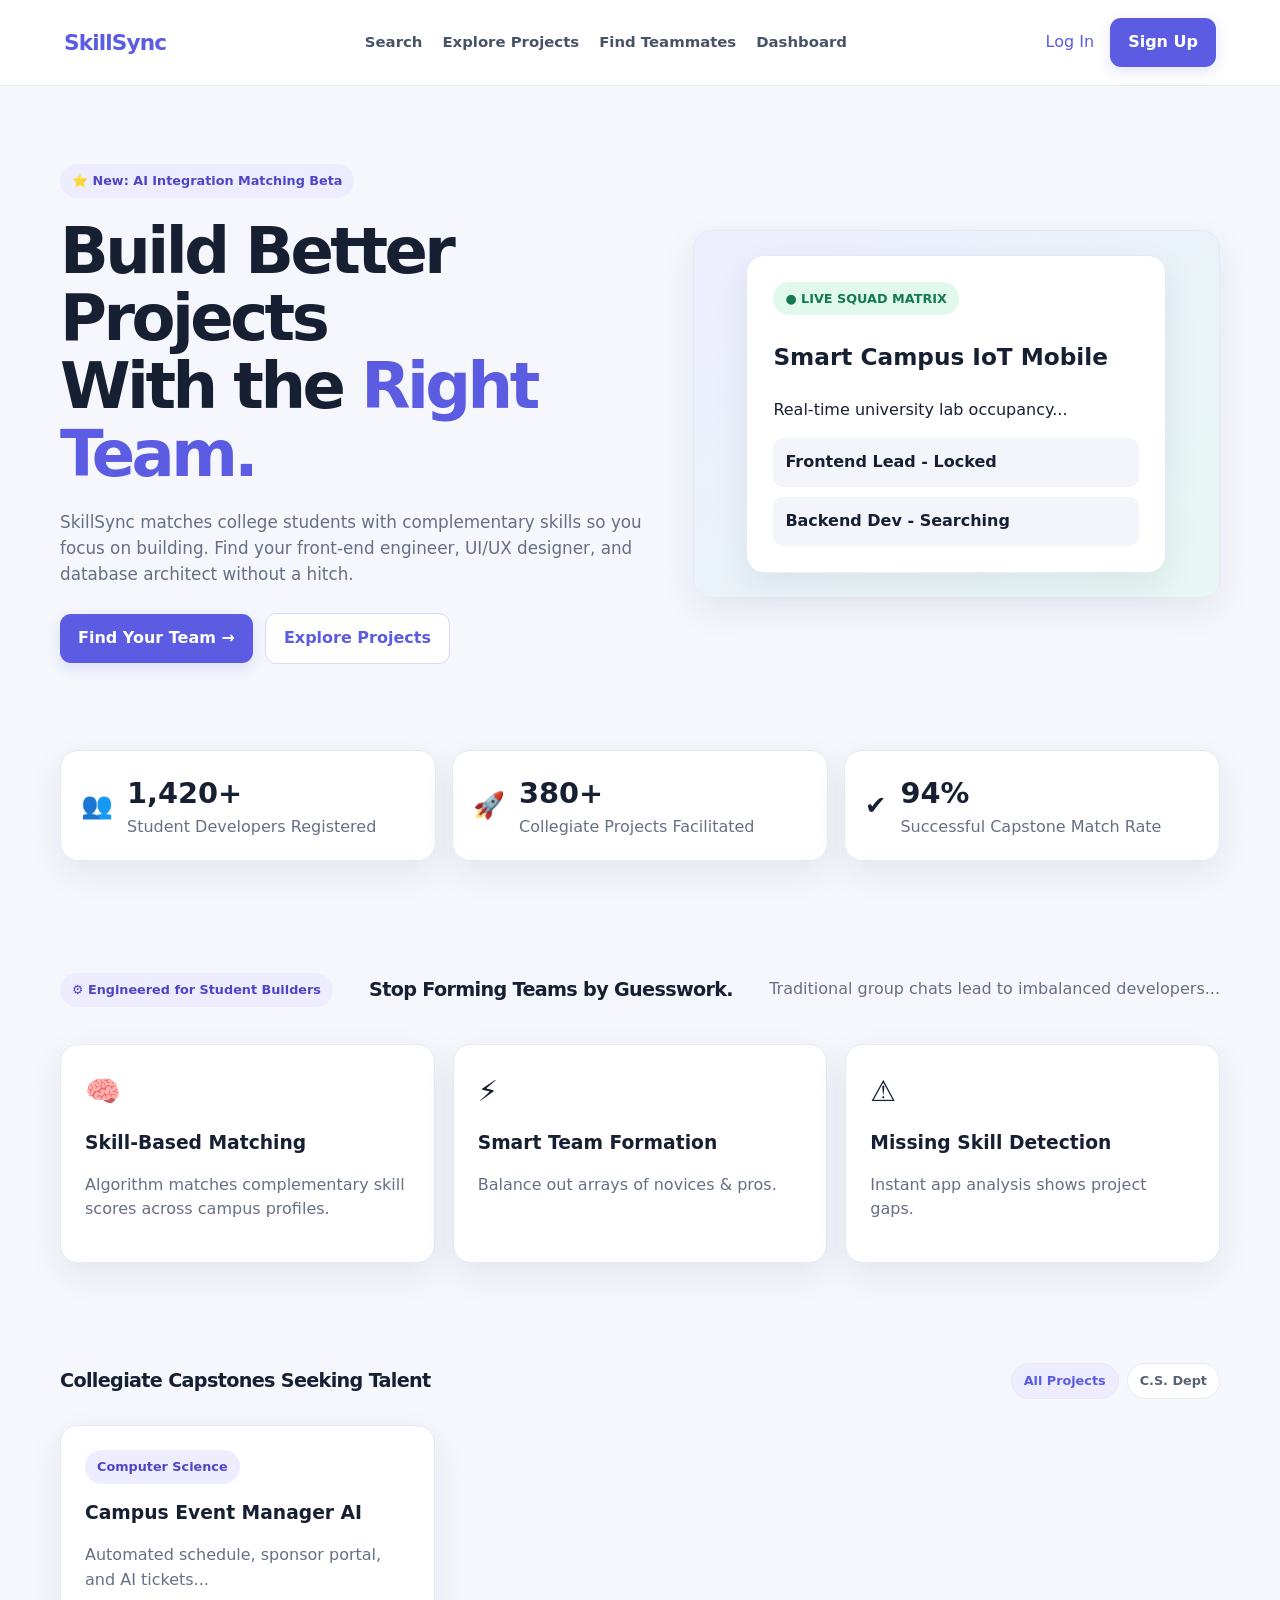
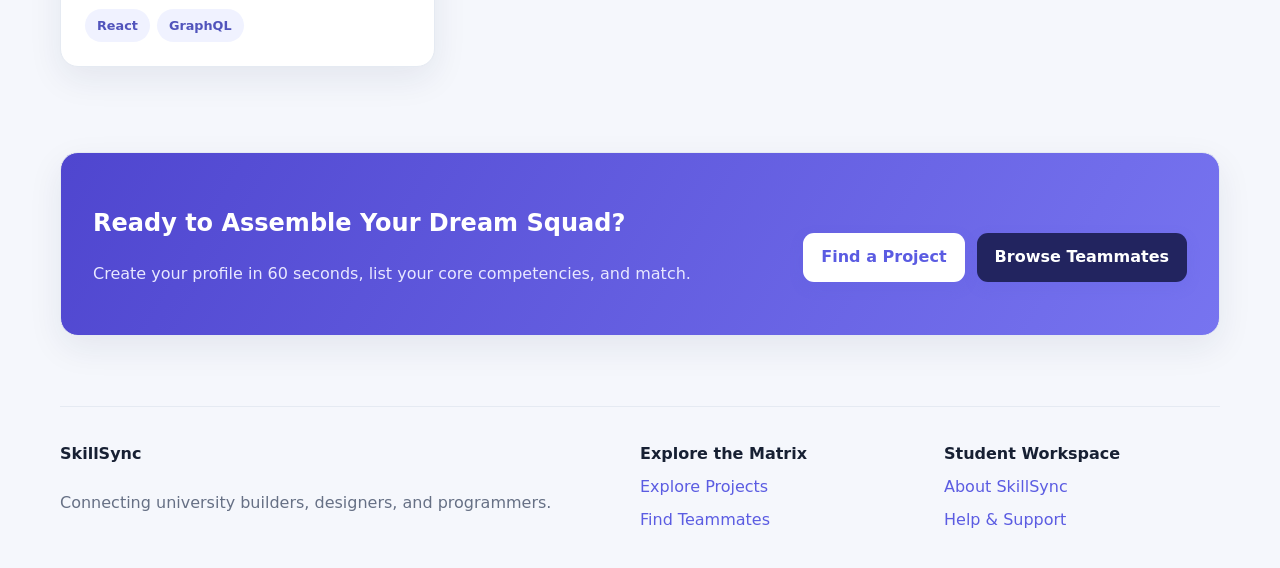
<file: index.html>
<!DOCTYPE html>
<html lang="en">
<head>
    <meta charset="UTF-8">
    <meta name="viewport" content="width=device-width, initial-scale=1.0">
    <title>SkillSync | Find Your Project Team</title>
    <link rel="stylesheet" href="style.css">
</head>
<body>

    <!-- NAVIGATION BAR -->
    <header class="navbar">
        <div class="logo"><strong>SkillSync</strong></div>
        <nav class="nav-links">
            <a href="explore-projects.html">Search</a>
            <a href="explore-projects.html">Explore Projects</a>
            <a href="find-teammates.html">Find Teammates</a>
            <a href="team-dashboard.html">Dashboard</a>
        </nav>
        <div class="nav-actions">
            <a href="login.html">Log In</a>
            <button class="btn btn-primary">Sign Up</button>
        </div>
    </header>

    <main>
        <!-- HERO SECTION -->
        <section class="hero-section container">
            <div class="hero-left">
                <div class="badge purple-badge">⭐ New: AI Integration Matching Beta</div>
                <h1>Build Better Projects<br>With the <span>Right Team.</span></h1>
                <p>SkillSync matches college students with complementary skills so you focus on building. Find your front-end engineer, UI/UX designer, and database architect without a hitch.</p>
                <div class="hero-buttons">
                    <button class="btn btn-primary">Find Your Team →</button>
                    <button class="btn btn-outline">Explore Projects</button>
                </div>
            </div>
            
            <div class="hero-right">
                <!-- This represents the "Live Squad Matrix" card in the hero image -->
                <div class="mockup-card">
                    <div class="badge green-badge">● LIVE SQUAD MATRIX</div>
                    <h3>Smart Campus IoT Mobile</h3>
                    <p>Real-time university lab occupancy...</p>
                    <div class="mockup-profiles">
                        <div class="profile-pill">Frontend Lead - Locked</div>
                        <div class="profile-pill">Backend Dev - Searching</div>
                    </div>
                </div>
            </div>
        </section>

        <!-- STATS SECTION -->
        <section class="stats-section container">
            <div class="stat-card">
                <div class="stat-icon purple-icon">👥</div>
                <div class="stat-text">
                    <h2>1,420+</h2>
                    <p>Student Developers Registered</p>
                </div>
            </div>
            <!-- Duplicate .stat-card here for the other two stats -->
            <div class="stat-card">
                <div class="stat-icon blue-icon">🚀</div>
                <div class="stat-text">
                    <h2>380+</h2>
                    <p>Collegiate Projects Facilitated</p>
                </div>
            </div>
            <div class="stat-card">
                <div class="stat-icon green-icon">✔️</div>
                <div class="stat-text">
                    <h2>94%</h2>
                    <p>Successful Capstone Match Rate</p>
                </div>
            </div>
        </section>

        <!-- FEATURES SECTION -->
        <section class="features-section container">
            <div class="section-header">
                <div class="badge purple-badge">⚙️ Engineered for Student Builders</div>
                <h2>Stop Forming Teams by Guesswork.</h2>
                <p>Traditional group chats lead to imbalanced developers...</p>
            </div>
            
            <div class="grid-3">
                <div class="feature-card">
                    <div class="icon-box">🧠</div>
                    <h3>Skill-Based Matching</h3>
                    <p>Algorithm matches complementary skill scores across campus profiles.</p>
                </div>
                 <div class="feature-card">
                    <div class="icon-box">⚡</div>
                    <h3>Smart Team Formation</h3>
                    <p>Balance out arrays of novices & pros.</p>
                </div>
                 <div class="feature-card">
                    <div class="icon-box">⚠️</div>
                    <h3>Missing Skill Detection</h3>
                    <p>Instant app analysis shows project gaps.</p>
                </div>
            </div>
        </section>

        <section class="projects-section container">
            <div class="section-header center">
                <h2>Collegiate Capstones Seeking Talent</h2>
                <div class="filter-pills">
                    <span class="pill active">All Projects</span>
                    <span class="pill">C.S. Dept</span>
                </div>
            </div>

            <div class="grid-3">
                <div class="project-card">
                    <span class="dept-tag">Computer Science</span>
                    <h3>Campus Event Manager AI</h3>
                    <p>Automated schedule, sponsor portal, and AI tickets...</p>
                    <div class="skills-needed">
                        <span class="skill">React</span>
                        <span class="skill">GraphQL</span>
                    </div>
                </div>
            </div>
        </section>

        <section class="cta-section container">
            <div class="cta-banner">
                <div class="cta-text">
                    <h2>Ready to Assemble Your Dream Squad?</h2>
                    <p>Create your profile in 60 seconds, list your core competencies, and match.</p>
                </div>
                <div class="cta-buttons">
                    <button class="btn btn-white">Find a Project</button>
                    <button class="btn btn-primary-dark">Browse Teammates</button>
                </div>
            </div>
        </section>
    </main>

    <footer class="footer container">
        <div class="footer-col">
            <strong>SkillSync</strong>
            <p>Connecting university builders, designers, and programmers.</p>
        </div>
        <div class="footer-col">
            <strong>Explore the Matrix</strong>
            <a href="explore-projects.html">Explore Projects</a>
            <a href="find-teammates.html">Find Teammates</a>
        </div>
        <div class="footer-col">
            <strong>Student Workspace</strong>
            <a href="how-it-works.html">About SkillSync</a>
            <a href="how-it-works.html">Help & Support</a>
        </div>
    </footer>

    <script src="app.js"></script>
</body>
</html>
</file>
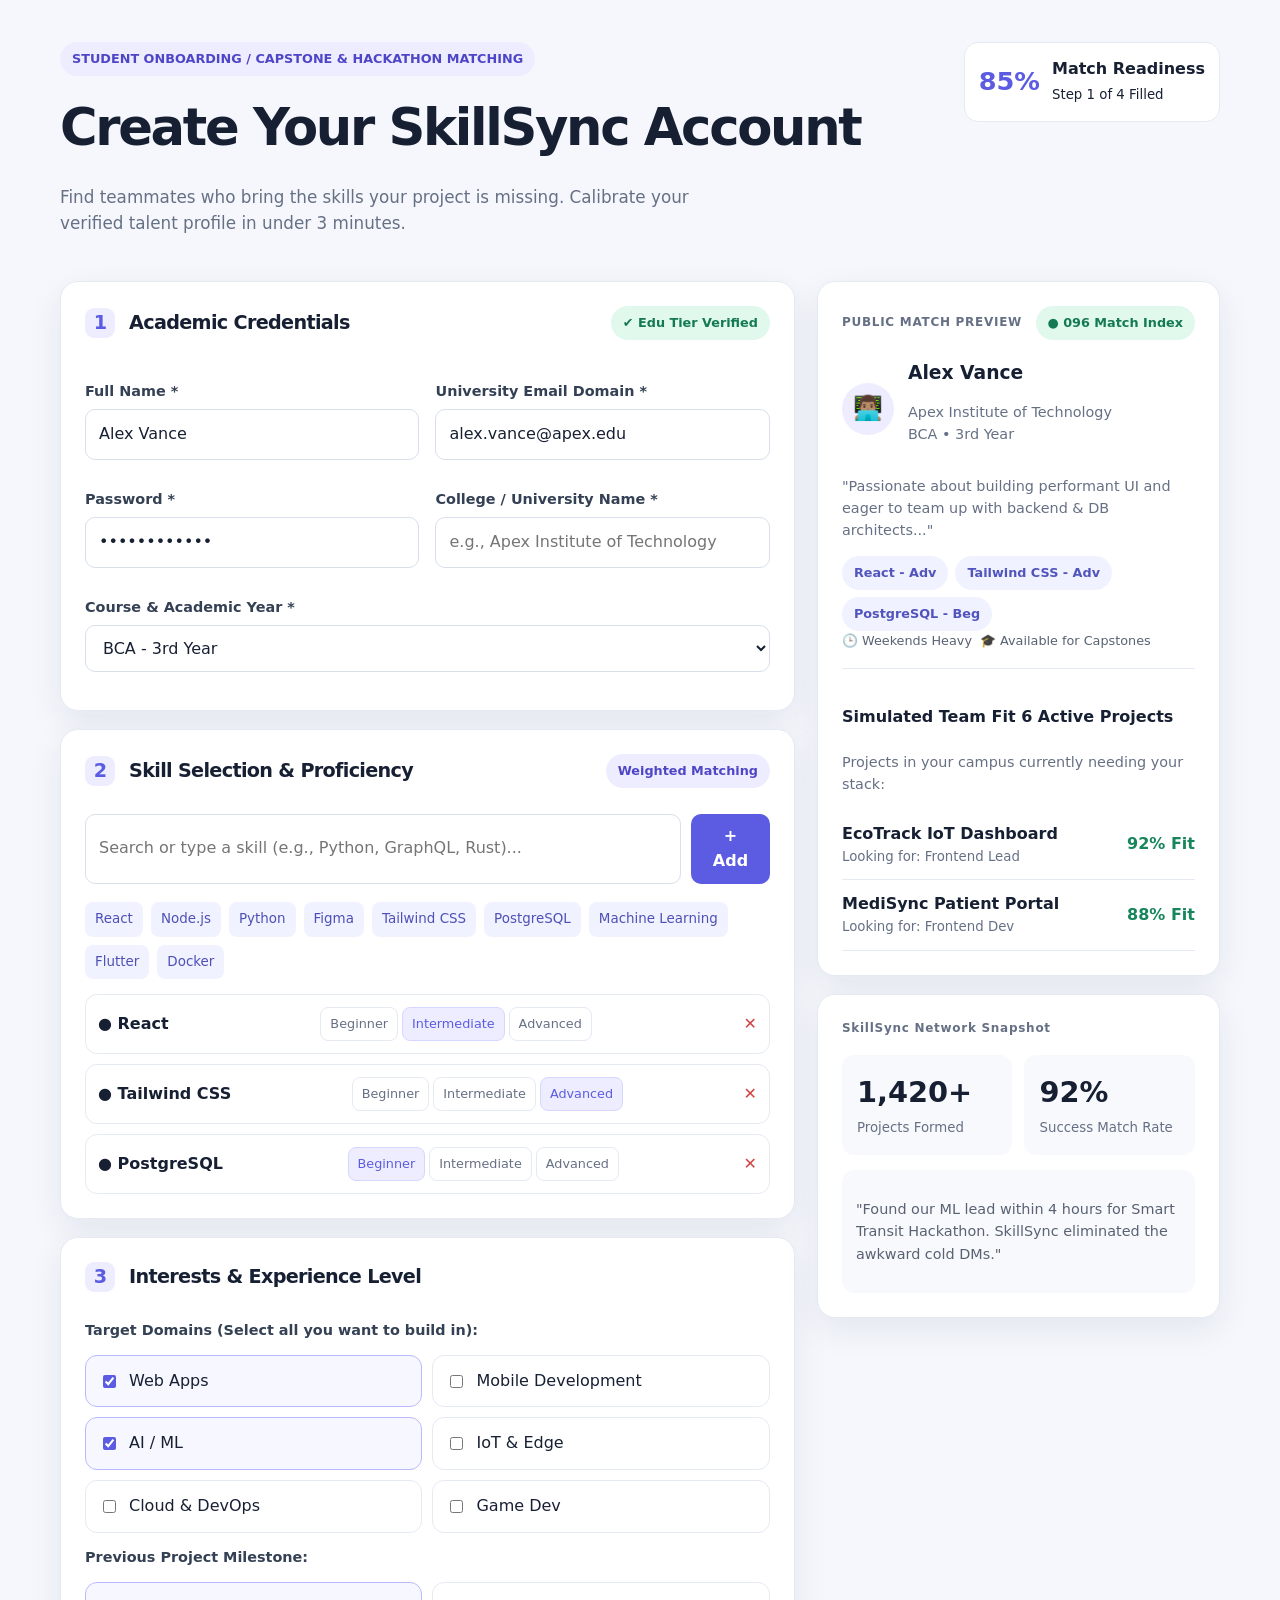
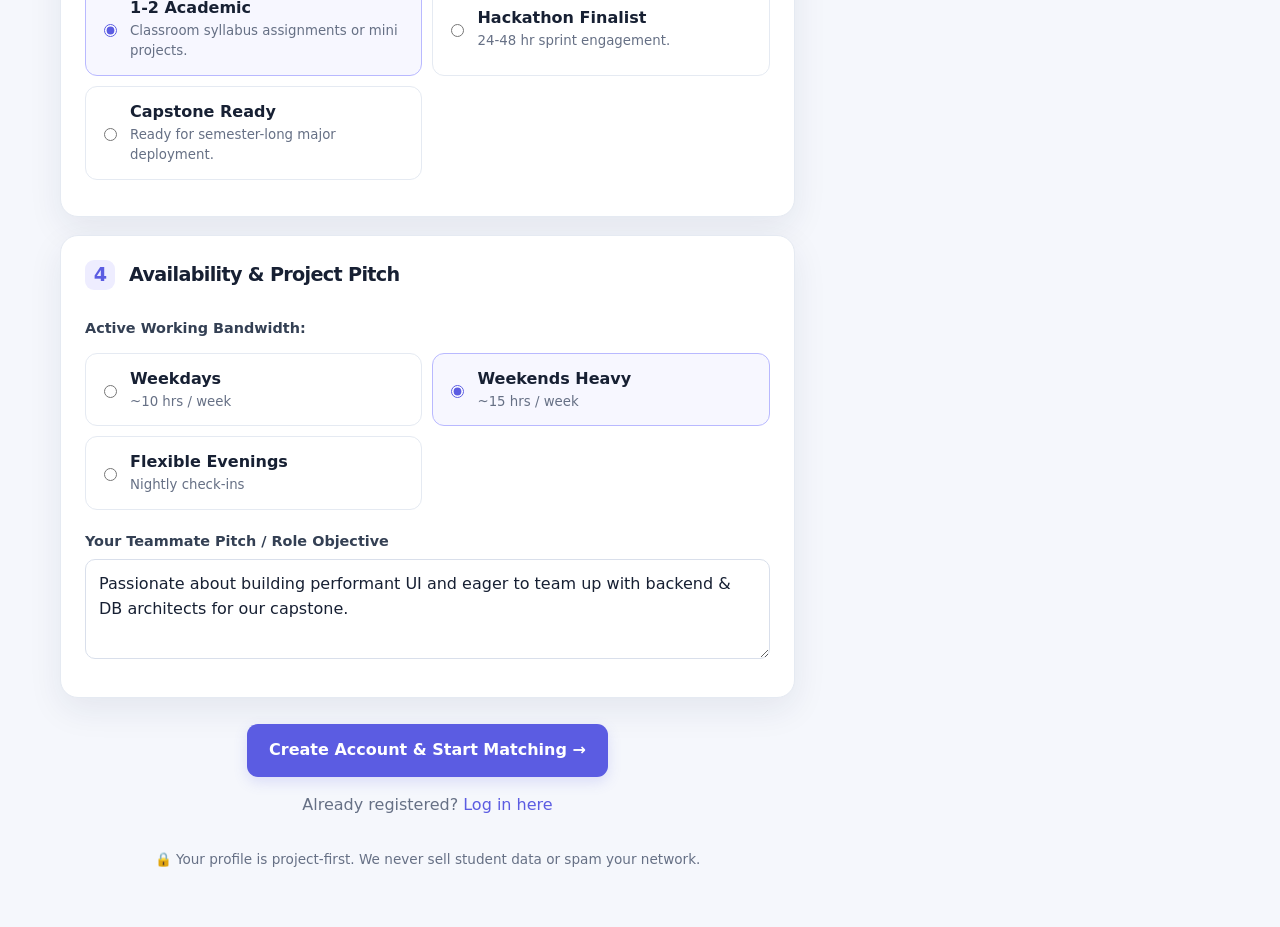
<file: account.html>
<!DOCTYPE html>
<html lang="en">
<head>
    <meta charset="UTF-8">
    <meta name="viewport" content="width=device-width, initial-scale=1.0">
    <title>SkillSync | Create Account</title>
    <link rel="stylesheet" href="style.css">
</head>
<body>

    <div class="page-wrapper">
        
        <!-- PAGE HEADER -->
        <header class="page-header">
            <div class="header-left">
                <span class="pill-badge purple-pill">STUDENT ONBOARDING / CAPSTONE & HACKATHON MATCHING</span>
                <h1>Create Your SkillSync Account</h1>
                <p class="subtitle">Find teammates who bring the skills your project is missing. Calibrate your verified talent profile in under 3 minutes.</p>
            </div>
            <div class="header-right">
                <div class="progress-badge">
                    <span class="progress-percent">85%</span>
                    <div>
                        <strong>Match Readiness</strong><br>
                        <small>Step 1 of 4 Filled</small>
                    </div>
                </div>
            </div>
        </header>

        <!-- MAIN LAYOUT -->
        <div class="layout-grid">

            <!-- LEFT FORM COLUMN -->
            <main class="form-column">

                <!-- SECTION 1 -->
                <section class="section-card">
                    <div class="section-header">
                        <h2><span class="step-number">1</span> Academic Credentials</h2>
                        <span class="pill-badge green-pill">✔ Edu Tier Verified</span>
                    </div>
                    
                    <div class="field-row">
                        <div class="field-group">
                            <label>Full Name *</label>
                            <input type="text" value="Alex Vance">
                        </div>
                        <div class="field-group">
                            <label>University Email Domain *</label>
                            <input type="email" value="alex.vance@apex.edu">
                        </div>
                    </div>

                    <div class="field-row">
                        <div class="field-group">
                            <label>Password *</label>
                            <input type="password" value="••••••••••••">
                        </div>
                        <div class="field-group">
                            <label>College / University Name *</label>
                            <input type="text" placeholder="e.g., Apex Institute of Technology">
                        </div>
                    </div>

                    <div class="field-group">
                        <label>Course & Academic Year *</label>
                        <select>
                            <option>Select Option: Standing...</option>
                            <option selected>BCA - 3rd Year</option>
                            <option>B.Tech CSE - 2nd Year</option>
                        </select>
                    </div>
                </section>

                <!-- SECTION 2 -->
                <section class="section-card">
                    <div class="section-header">
                        <h2><span class="step-number">2</span> Skill Selection & Proficiency</h2>
                        <span class="pill-badge purple-pill">Weighted Matching</span>
                    </div>

                    <div class="search-box">
                        <input type="text" placeholder="Search or type a skill (e.g., Python, GraphQL, Rust)...">
                        <button class="btn-add">+ Add</button>
                    </div>

                    <div class="tag-list">
                        <span class="tag">React</span>
                        <span class="tag">Node.js</span>
                        <span class="tag">Python</span>
                        <span class="tag">Figma</span>
                        <span class="tag">Tailwind CSS</span>
                        <span class="tag">PostgreSQL</span>
                        <span class="tag">Machine Learning</span>
                        <span class="tag">Flutter</span>
                        <span class="tag">Docker</span>
                    </div>

                    <div class="skill-level-rows">
                        <!-- Skill Item 1 -->
                        <div class="skill-row">
                            <span class="skill-name">● React</span>
                            <div class="level-selector">
                                <button>Beginner</button>
                                <button class="active">Intermediate</button>
                                <button>Advanced</button>
                            </div>
                            <span class="remove-btn">✕</span>
                        </div>
                        <!-- Skill Item 2 -->
                        <div class="skill-row">
                            <span class="skill-name">● Tailwind CSS</span>
                            <div class="level-selector">
                                <button>Beginner</button>
                                <button>Intermediate</button>
                                <button class="active">Advanced</button>
                            </div>
                            <span class="remove-btn">✕</span>
                        </div>
                        <!-- Skill Item 3 -->
                        <div class="skill-row">
                            <span class="skill-name">● PostgreSQL</span>
                            <div class="level-selector">
                                <button class="active">Beginner</button>
                                <button>Intermediate</button>
                                <button>Advanced</button>
                            </div>
                            <span class="remove-btn">✕</span>
                        </div>
                    </div>
                </section>

                <!-- SECTION 3 -->
                <section class="section-card">
                    <div class="section-header">
                        <h2><span class="step-number">3</span> Interests & Experience Level</h2>
                    </div>

                    <label class="section-label">Target Domains (Select all you want to build in):</label>
                    <div class="checkbox-grid">
                        <label class="checkbox-card checked">
                            <input type="checkbox" checked> Web Apps
                        </label>
                        <label class="checkbox-card">
                            <input type="checkbox"> Mobile Development
                        </label>
                        <label class="checkbox-card checked">
                            <input type="checkbox" checked> AI / ML
                        </label>
                        <label class="checkbox-card">
                            <input type="checkbox"> IoT & Edge
                        </label>
                        <label class="checkbox-card">
                            <input type="checkbox"> Cloud & DevOps
                        </label>
                        <label class="checkbox-card">
                            <input type="checkbox"> Game Dev
                        </label>
                    </div>

                    <label class="section-label" style="margin-top: 20px;">Previous Project Milestone:</label>
                    <div class="radio-grid">
                        <label class="radio-card checked">
                            <input type="radio" name="milestone" checked>
                            <div>
                                <strong>1-2 Academic</strong>
                                <small>Classroom syllabus assignments or mini projects.</small>
                            </div>
                        </label>
                        <label class="radio-card">
                            <input type="radio" name="milestone">
                            <div>
                                <strong>Hackathon Finalist</strong>
                                <small>24-48 hr sprint engagement.</small>
                            </div>
                        </label>
                        <label class="radio-card">
                            <input type="radio" name="milestone">
                            <div>
                                <strong>Capstone Ready</strong>
                                <small>Ready for semester-long major deployment.</small>
                            </div>
                        </label>
                    </div>
                </section>

                <!-- SECTION 4 -->
                <section class="section-card">
                    <div class="section-header">
                        <h2><span class="step-number">4</span> Availability & Project Pitch</h2>
                    </div>

                    <label class="section-label">Active Working Bandwidth:</label>
                    <div class="radio-grid">
                        <label class="radio-card">
                            <input type="radio" name="bandwidth">
                            <div>
                                <strong>Weekdays</strong>
                                <small>~10 hrs / week</small>
                            </div>
                        </label>
                        <label class="radio-card checked">
                            <input type="radio" name="bandwidth" checked>
                            <div>
                                <strong>Weekends Heavy</strong>
                                <small>~15 hrs / week</small>
                            </div>
                        </label>
                        <label class="radio-card">
                            <input type="radio" name="bandwidth">
                            <div>
                                <strong>Flexible Evenings</strong>
                                <small>Nightly check-ins</small>
                            </div>
                        </label>
                    </div>

                    <div class="field-group" style="margin-top: 20px;">
                        <label>Your Teammate Pitch / Role Objective</label>
                        <textarea rows="3">Passionate about building performant UI and eager to team up with backend & DB architects for our capstone.</textarea>
                    </div>
                </section>

                <!-- CTA BOTTOM BUTTON -->
                <div class="form-actions">
                    <button class="btn-submit">Create Account & Start Matching &rarr;</button>
                    <p>Already registered? <a href="login.html">Log in here</a></p>
                </div>

                <div class="footer-disclaimer">
                    🔒 Your profile is project-first. We never sell student data or spam your network.
                </div>

            </main>


            <!-- RIGHT SIDEBAR COLUMN -->
            <aside class="sidebar-column">

                <!-- MATCH PREVIEW CARD -->
                <div class="sidebar-card">
                    <div class="card-header">
                        <span class="small-title">PUBLIC MATCH PREVIEW</span>
                        <span class="pill-badge green-pill">● 096 Match Index</span>
                    </div>

                    <div class="user-profile-preview">
                        <div class="avatar">👨🏽‍💻</div>
                        <div>
                            <h3>Alex Vance</h3>
                            <p class="meta">Apex Institute of Technology<br>BCA • 3rd Year</p>
                        </div>
                    </div>

                    <p class="bio-text">"Passionate about building performant UI and eager to team up with backend & DB architects..."</p>

                    <div class="compact-skills">
                        <span class="pill-tag">React - Adv</span>
                        <span class="pill-tag">Tailwind CSS - Adv</span>
                        <span class="pill-tag">PostgreSQL - Beg</span>
                    </div>

                    <div class="info-badges">
                        <span>🕒 Weekends Heavy</span>
                        <span>🎓 Available for Capstones</span>
                    </div>

                    <div class="simulated-fit">
                        <h4>Simulated Team Fit <span>6 Active Projects</span></h4>
                        <p class="fit-sub">Projects in your campus currently needing your stack:</p>
                        
                        <div class="fit-item">
                            <div>
                                <strong>EcoTrack IoT Dashboard</strong>
                                <small>Looking for: Frontend Lead</small>
                            </div>
                            <span class="fit-score">92% Fit</span>
                        </div>

                        <div class="fit-item">
                            <div>
                                <strong>MediSync Patient Portal</strong>
                                <small>Looking for: Frontend Dev</small>
                            </div>
                            <span class="fit-score">88% Fit</span>
                        </div>
                    </div>
                </div>

                <!-- NETWORK SNAPSHOT CARD -->
                <div class="sidebar-card">
                    <div class="card-header">
                        <span class="small-title">SkillSync Network Snapshot</span>
                    </div>

                    <div class="stats-row">
                        <div class="stat-box">
                            <h2>1,420+</h2>
                            <small>Projects Formed</small>
                        </div>
                        <div class="stat-box">
                            <h2>92%</h2>
                            <small>Success Match Rate</small>
                        </div>
                    </div>

                    <div class="testimonial-box">
                        <p>"Found our ML lead within 4 hours for Smart Transit Hackathon. SkillSync eliminated the awkward cold DMs."</p>
                    </div>
                </div>

            </aside>

        </div>
    </div>

    <script src="app.js"></script>
</body>
</html>
</file>
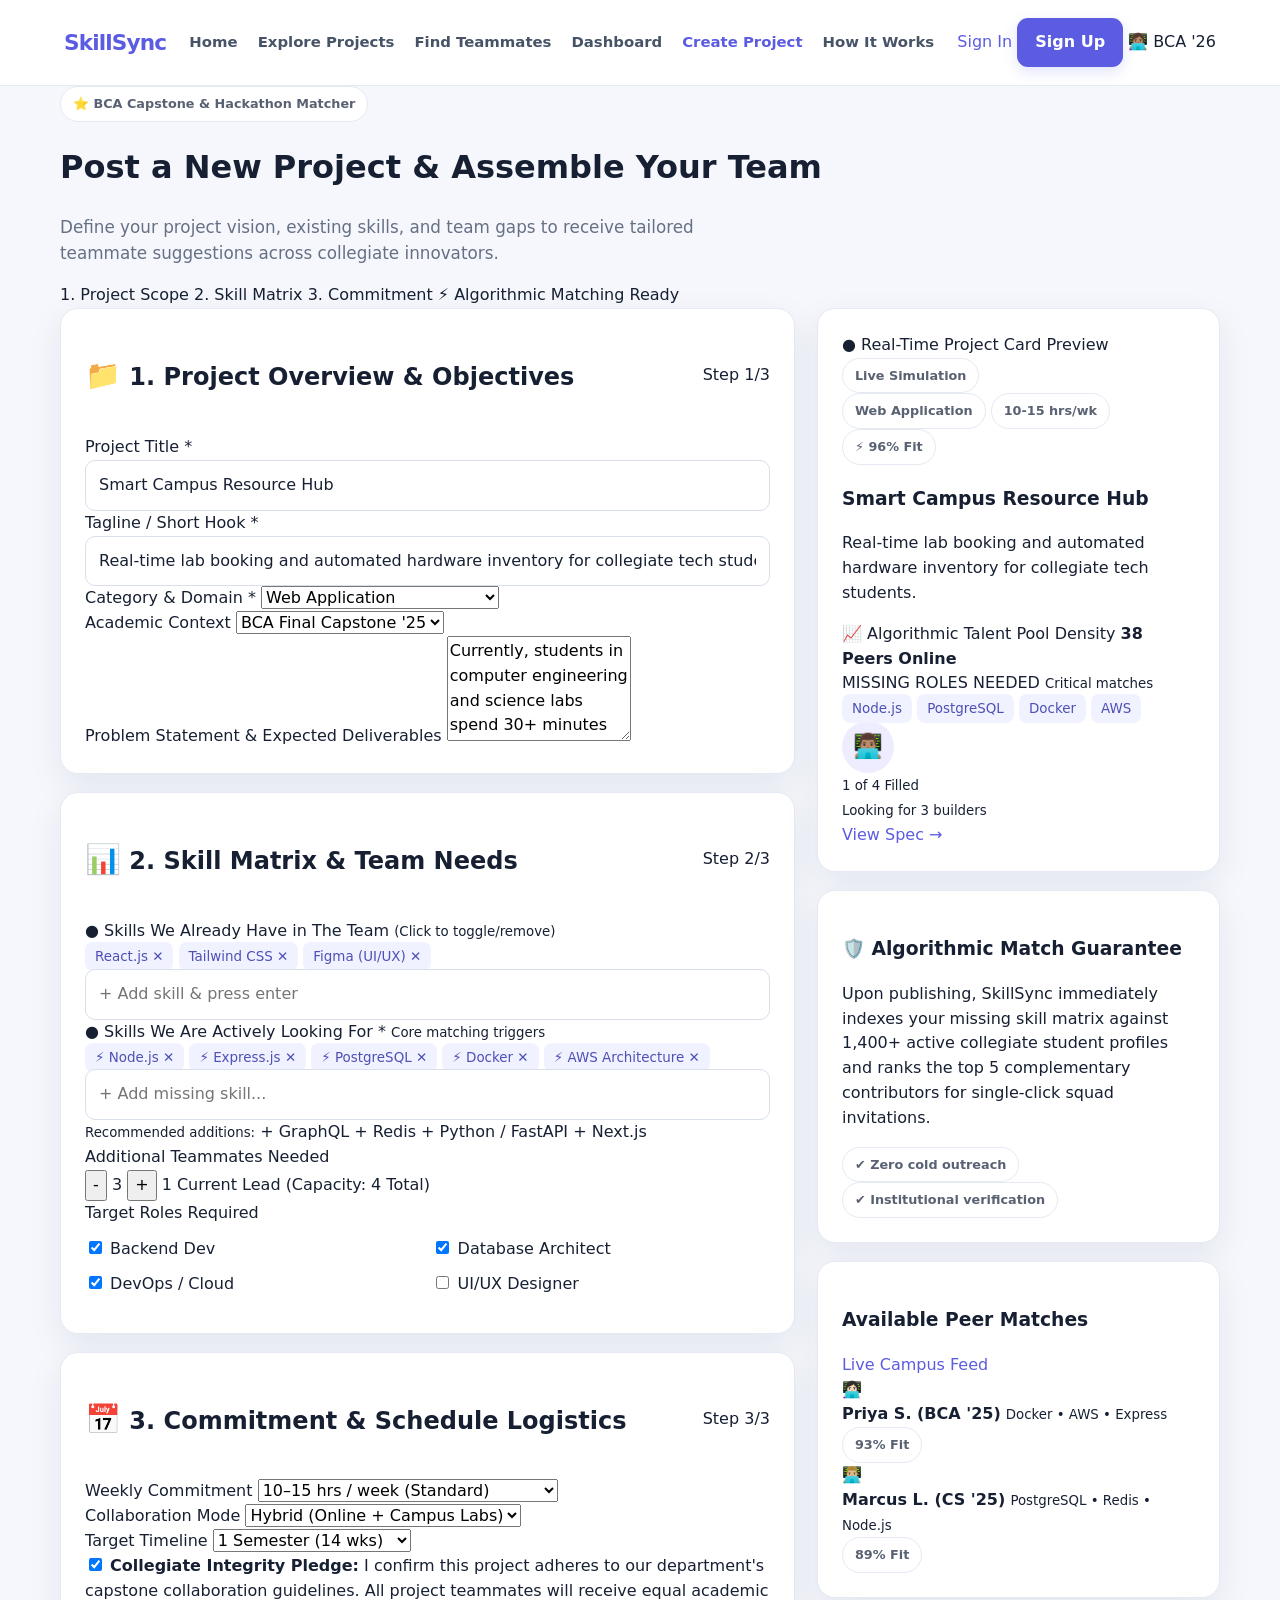
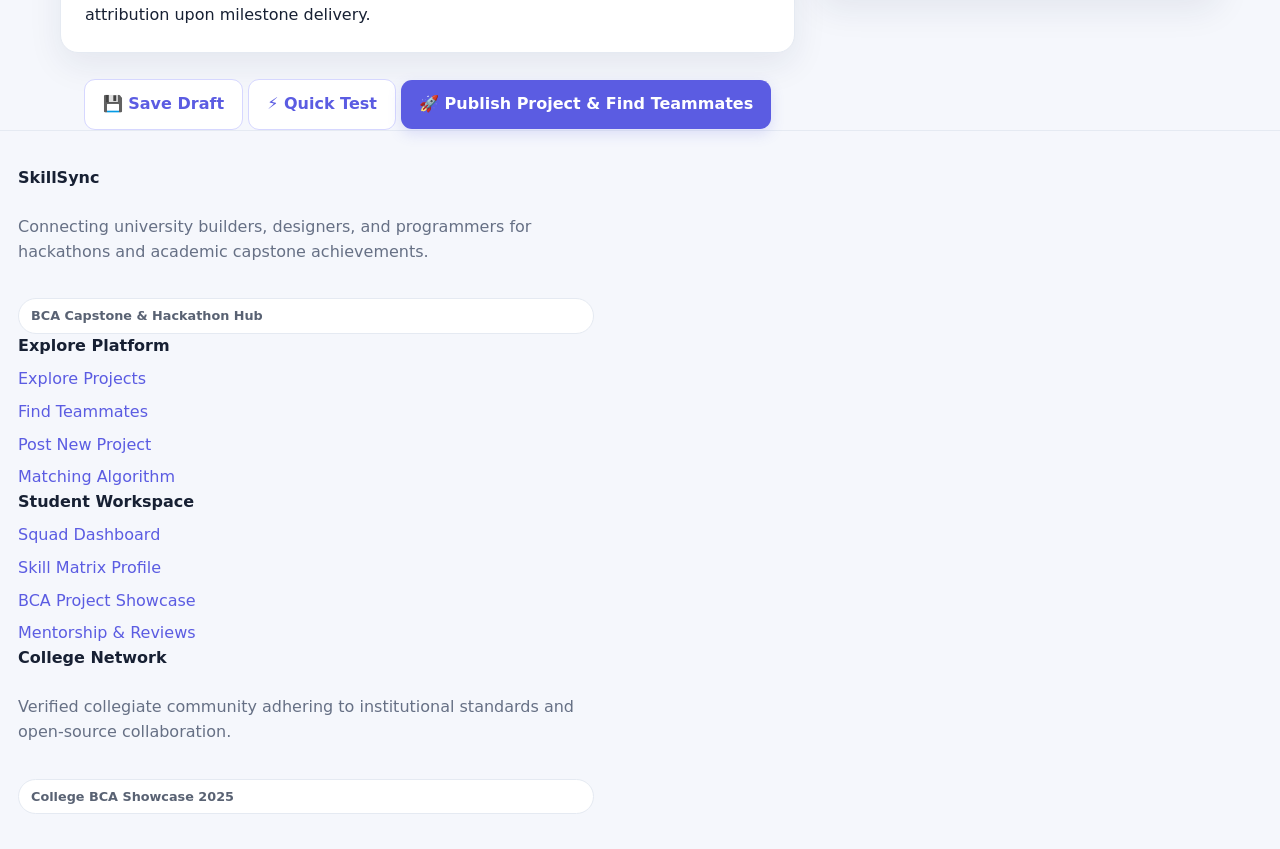
<file: create-project.html>
<!DOCTYPE html>
<html lang="en">
<head>
    <meta charset="UTF-8">
    <meta name="viewport" content="width=device-width, initial-scale=1.0">
    <title>SkillSync | Create Project</title>
    <link rel="stylesheet" href="style.css">
</head>
<body>

    <!-- NAVBAR -->
    <nav class="navbar">
        <div class="nav-brand">SkillSync</div>
        <div class="nav-links">
            <a href="index.html">Home</a>
            <a href="explore-projects.html">Explore Projects</a>
            <a href="find-teammates.html">Find Teammates</a>
            <a href="team-dashboard.html">Dashboard</a>
            <a href="create-project.html" class="active">Create Project</a>
            <a href="how-it-works.html">How It Works</a>
        </div>
        <div class="nav-user">
            <a href="#" class="nav-login">Sign In</a>
            <button class="btn btn-primary">Sign Up</button>
            <span class="user-avatar">👩🏽‍💻 BCA '26</span>
        </div>
    </nav>

    <div class="container">

        <!-- HERO HEADER WITH PROGRESS STEPS -->
        <header class="page-hero">
            <span class="pill purple-pill">⭐ BCA Capstone & Hackathon Matcher</span>
            <h1>Post a New Project & Assemble Your Team</h1>
            <p class="subtitle">Define your project vision, existing skills, and team gaps to receive tailored teammate suggestions across collegiate innovators.</p>

            <!-- Multi-step Indicator -->
            <div class="step-tracker">
                <span class="step-pill active-step">1. Project Scope</span>
                <span class="step-pill active-step">2. Skill Matrix</span>
                <span class="step-pill active-step">3. Commitment</span>
                <span class="step-pill green-step">⚡ Algorithmic Matching Ready</span>
            </div>
        </header>

        <!-- MAIN LAYOUT (FORM + LIVE PREVIEW SIDEBAR) -->
        <div class="layout-grid">

            <!-- LEFT FORM COLUMN -->
            <main class="form-area">

                <!-- SECTION 1: PROJECT OVERVIEW -->
                <section class="card">
                    <div class="card-header">
                        <h2><span class="icon-box">📁</span> 1. Project Overview & Objectives</h2>
                        <span class="step-tag">Step 1/3</span>
                    </div>

                    <div class="form-group">
                        <label>Project Title *</label>
                        <input type="text" value="Smart Campus Resource Hub" class="form-control">
                    </div>

                    <div class="form-group">
                        <label>Tagline / Short Hook *</label>
                        <input type="text" value="Real-time lab booking and automated hardware inventory for collegiate tech students." class="form-control">
                    </div>

                    <div class="form-row">
                        <div class="form-group">
                            <label>Category & Domain *</label>
                            <select class="form-control">
                                <option>Web Application</option>
                                <option>Mobile Application</option>
                                <option>AI / Machine Learning</option>
                                <option>IoT & Embedded Hardware</option>
                            </select>
                        </div>
                        <div class="form-group">
                            <label>Academic Context</label>
                            <select class="form-control">
                                <option>BCA Final Capstone '25</option>
                                <option>B.Tech Final Year</option>
                                <option>Hackathon Project</option>
                            </select>
                        </div>
                    </div>

                    <div class="form-group">
                        <label>Problem Statement & Expected Deliverables</label>
                        <textarea class="form-control" rows="4">Currently, students in computer engineering and science labs spend 30+ minutes queuing for IoT kits and CPU node reservations. We are architecting a zero-friction queue dispenser with RFID validation, GraphQL telemetry feeds, and intuitive room status monitors.</textarea>
                    </div>
                </section>

                <!-- SECTION 2: SKILL MATRIX & TEAM NEEDS -->
                <section class="card">
                    <div class="card-header">
                        <h2><span class="icon-box">📊</span> 2. Skill Matrix & Team Needs</h2>
                        <span class="step-tag">Step 2/3</span>
                    </div>

                    <!-- Skills Already Have -->
                    <div class="form-group">
                        <label>● Skills We Already Have in The Team <small class="text-muted">(Click to toggle/remove)</small></label>
                        <div class="tags-input-container">
                            <span class="tag">React.js <span class="close-x">✕</span></span>
                            <span class="tag">Tailwind CSS <span class="close-x">✕</span></span>
                            <span class="tag">Figma (UI/UX) <span class="close-x">✕</span></span>
                            <input type="text" placeholder="+ Add skill & press enter" class="inline-input">
                        </div>
                    </div>

                    <!-- Skills Actively Looking For -->
                    <div class="form-group">
                        <label>● Skills We Are Actively Looking For * <small class="purple-text">Core matching triggers</small></label>
                        <div class="tags-input-container highlight-container">
                            <span class="tag purple-tag">⚡ Node.js <span class="close-x">✕</span></span>
                            <span class="tag purple-tag">⚡ Express.js <span class="close-x">✕</span></span>
                            <span class="tag purple-tag">⚡ PostgreSQL <span class="close-x">✕</span></span>
                            <span class="tag purple-tag">⚡ Docker <span class="close-x">✕</span></span>
                            <span class="tag purple-tag">⚡ AWS Architecture <span class="close-x">✕</span></span>
                            <input type="text" placeholder="+ Add missing skill..." class="inline-input">
                        </div>
                        
                        <div class="recommended-skills">
                            <small>Recommended additions:</small>
                            <span class="add-chip">+ GraphQL</span>
                            <span class="add-chip">+ Redis</span>
                            <span class="add-chip">+ Python / FastAPI</span>
                            <span class="add-chip">+ Next.js</span>
                        </div>
                    </div>

                    <div class="form-row align-center">
                        <!-- Additional Teammates Counter -->
                        <div class="form-group">
                            <label>Additional Teammates Needed</label>
                            <div class="counter-control">
                                <button class="btn-counter">-</button>
                                <span class="counter-value">3</span>
                                <button class="btn-counter">+</button>
                                <span class="capacity-status">1 Current Lead (Capacity: 4 Total)</span>
                            </div>
                        </div>

                        <!-- Target Roles Required -->
                        <div class="form-group">
                            <label>Target Roles Required</label>
                            <div class="checkbox-grid">
                                <label class="checkbox-item"><input type="checkbox" checked> Backend Dev</label>
                                <label class="checkbox-item"><input type="checkbox" checked> Database Architect</label>
                                <label class="checkbox-item"><input type="checkbox" checked> DevOps / Cloud</label>
                                <label class="checkbox-item"><input type="checkbox"> UI/UX Designer</label>
                            </div>
                        </div>
                    </div>
                </section>

                <!-- SECTION 3: COMMITMENT & LOGISTICS -->
                <section class="card">
                    <div class="card-header">
                        <h2><span class="icon-box">📅</span> 3. Commitment & Schedule Logistics</h2>
                        <span class="step-tag">Step 3/3</span>
                    </div>

                    <div class="form-row-3">
                        <div class="form-group">
                            <label>Weekly Commitment</label>
                            <select class="form-control">
                                <option>10–15 hrs / week (Standard)</option>
                                <option>< 10 hrs / week (Part-time)</option>
                                <option>30+ hrs / week (Hackathon Sprint)</option>
                            </select>
                        </div>
                        <div class="form-group">
                            <label>Collaboration Mode</label>
                            <select class="form-control">
                                <option>Hybrid (Online + Campus Labs)</option>
                                <option>100% Remote / Discord</option>
                                <option>In-Person Campus Only</option>
                            </select>
                        </div>
                        <div class="form-group">
                            <label>Target Timeline</label>
                            <select class="form-control">
                                <option>1 Semester (14 wks)</option>
                                <option>Hackathon (48 Hours)</option>
                                <option>Full Year Capstone</option>
                            </select>
                        </div>
                    </div>

                    <div class="pledge-box">
                        <label class="checkbox-item">
                            <input type="checkbox" checked> 
                            <span><strong>Collegiate Integrity Pledge:</strong> I confirm this project adheres to our department's capstone collaboration guidelines. All project teammates will receive equal academic attribution upon milestone delivery.</span>
                        </label>
                    </div>
                </section>

                <!-- FORM ACTIONS -->
                <div class="form-actions">
                    <button class="btn btn-outline">💾 Save Draft</button>
                    <button class="btn btn-outline">⚡ Quick Test</button>
                    <button class="btn btn-primary btn-large">🚀 Publish Project & Find Teammates</button>
                </div>

            </main>


            <!-- RIGHT SIDEBAR: REAL-TIME CARD PREVIEW -->
            <aside class="sidebar">

                <!-- Real-Time Project Card Preview -->
                <div class="sidebar-card">
                    <div class="preview-header">
                        <span class="dot-live">● Real-Time Project Card Preview</span>
                        <span class="pill blue-pill">Live Simulation</span>
                    </div>

                    <div class="preview-card">
                        <div class="card-pills">
                            <span class="pill blue-pill">Web Application</span>
                            <span class="pill gray-pill">10-15 hrs/wk</span>
                            <span class="pill green-pill match-badge">⚡ 96% Fit</span>
                        </div>

                        <h3>Smart Campus Resource Hub</h3>
                        <p class="preview-desc">Real-time lab booking and automated hardware inventory for collegiate tech students.</p>

                        <!-- Talent Pool Density Bar -->
                        <div class="density-box">
                            <div class="density-title">
                                <span>📈 Algorithmic Talent Pool Density</span>
                                <strong>38 Peers Online</strong>
                            </div>
                            <div class="density-bars">
                                <span class="bar h1"></span>
                                <span class="bar h3"></span>
                                <span class="bar h5 active-bar"></span>
                                <span class="bar h2"></span>
                                <span class="bar h4"></span>
                                <span class="bar h6 active-bar"></span>
                            </div>
                        </div>

                        <!-- Missing Roles Needed -->
                        <div class="missing-roles">
                            <span class="label red-text">MISSING ROLES NEEDED <small>Critical matches</small></span>
                            <div class="tags-row">
                                <span class="tag red-tag">Node.js</span>
                                <span class="tag red-tag">PostgreSQL</span>
                                <span class="tag red-tag">Docker</span>
                                <span class="tag red-tag">AWS</span>
                            </div>
                        </div>

                        <div class="preview-footer">
                            <div class="avatar-stack">
                                <span class="avatar">👨🏽‍💻</span>
                                <small>1 of 4 Filled <br><span>Looking for 3 builders</span></small>
                            </div>
                            <a href="#" class="link-btn">View Spec →</a>
                        </div>
                    </div>
                </div>

                <!-- Algorithmic Match Guarantee -->
                <div class="sidebar-card">
                    <h3>🛡️ Algorithmic Match Guarantee</h3>
                    <p class="sidebar-desc">Upon publishing, SkillSync immediately indexes your missing skill matrix against 1,400+ active collegiate student profiles and ranks the top 5 complementary contributors for single-click squad invitations.</p>
                    <div class="guarantee-badges">
                        <span class="pill green-pill">✔ Zero cold outreach</span>
                        <span class="pill green-pill">✔ Institutional verification</span>
                    </div>
                </div>

                <!-- Available Peer Matches -->
                <div class="sidebar-card">
                    <div class="card-header-sm">
                        <h3>Available Peer Matches</h3>
                        <a href="#" class="link-btn">Live Campus Feed</a>
                    </div>

                    <div class="peer-item">
                        <div class="avatar-sm">👩🏻‍💻</div>
                        <div>
                            <strong>Priya S. (BCA '25)</strong>
                            <small>Docker • AWS • Express</small>
                        </div>
                        <span class="pill green-pill">93% Fit</span>
                    </div>

                    <div class="peer-item">
                        <div class="avatar-sm">👨🏼‍💻</div>
                        <div>
                            <strong>Marcus L. (CS '25)</strong>
                            <small>PostgreSQL • Redis • Node.js</small>
                        </div>
                        <span class="pill green-pill">89% Fit</span>
                    </div>
                </div>

            </aside>

        </div>
    </div>

    <!-- FOOTER -->
    <footer class="footer">
        <div class="container footer-content">
            <div class="footer-col">
                <strong>SkillSync</strong>
                <p>Connecting university builders, designers, and programmers for hackathons and academic capstone achievements.</p>
                <span class="pill purple-pill" style="margin-top: 10px;">BCA Capstone & Hackathon Hub</span>
            </div>
            <div class="footer-col">
                <strong>Explore Platform</strong>
                <a href="explore-projects.html">Explore Projects</a>
                <a href="find-teammates.html">Find Teammates</a>
                <a href="#">Post New Project</a>
                <a href="#">Matching Algorithm</a>
            </div>
            <div class="footer-col">
                <strong>Student Workspace</strong>
                <a href="#">Squad Dashboard</a>
                <a href="#">Skill Matrix Profile</a>
                <a href="#">BCA Project Showcase</a>
                <a href="#">Mentorship & Reviews</a>
            </div>
            <div class="footer-col">
                <strong>College Network</strong>
                <p>Verified collegiate community adhering to institutional standards and open-source collaboration.</p>
                <span class="pill blue-pill" style="margin-top: 10px;">College BCA Showcase 2025</span>
            </div>
        </div>
    </footer>

    <script src="app.js"></script>
</body>
</html>
</file>
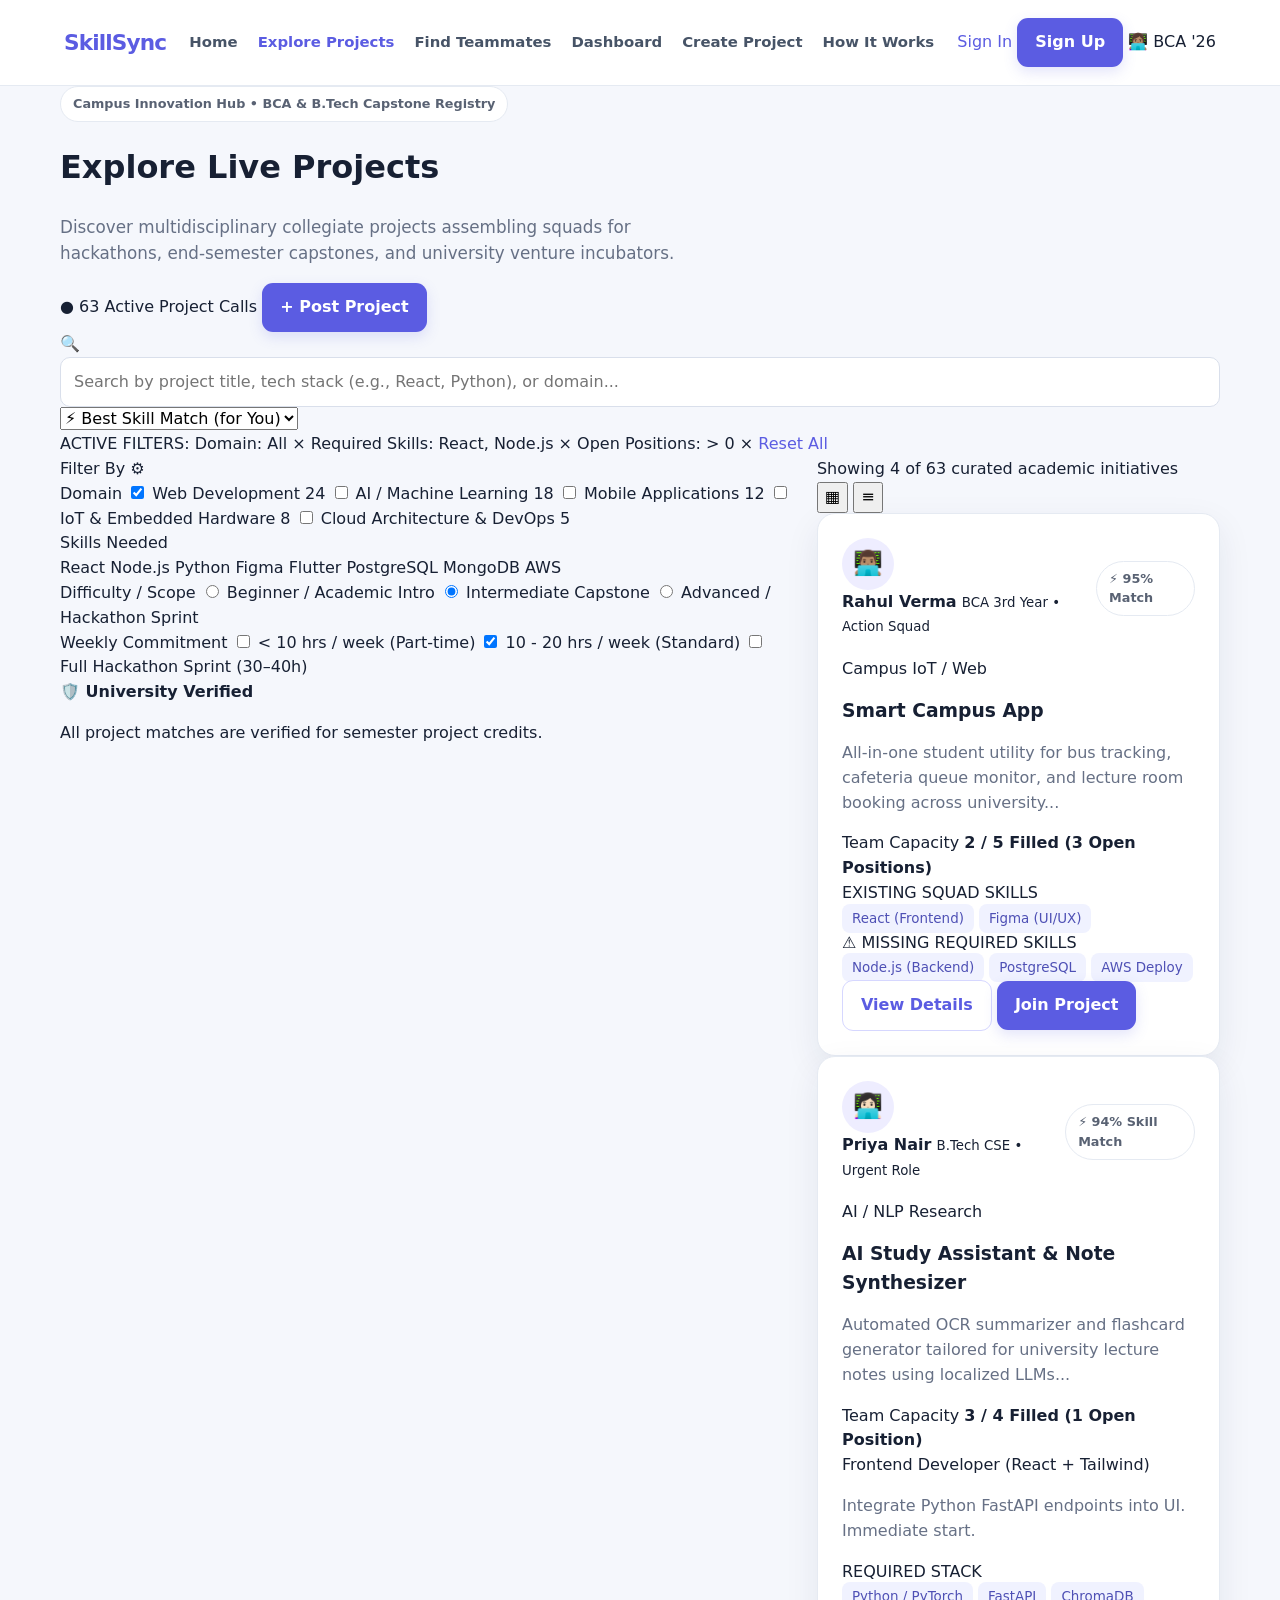
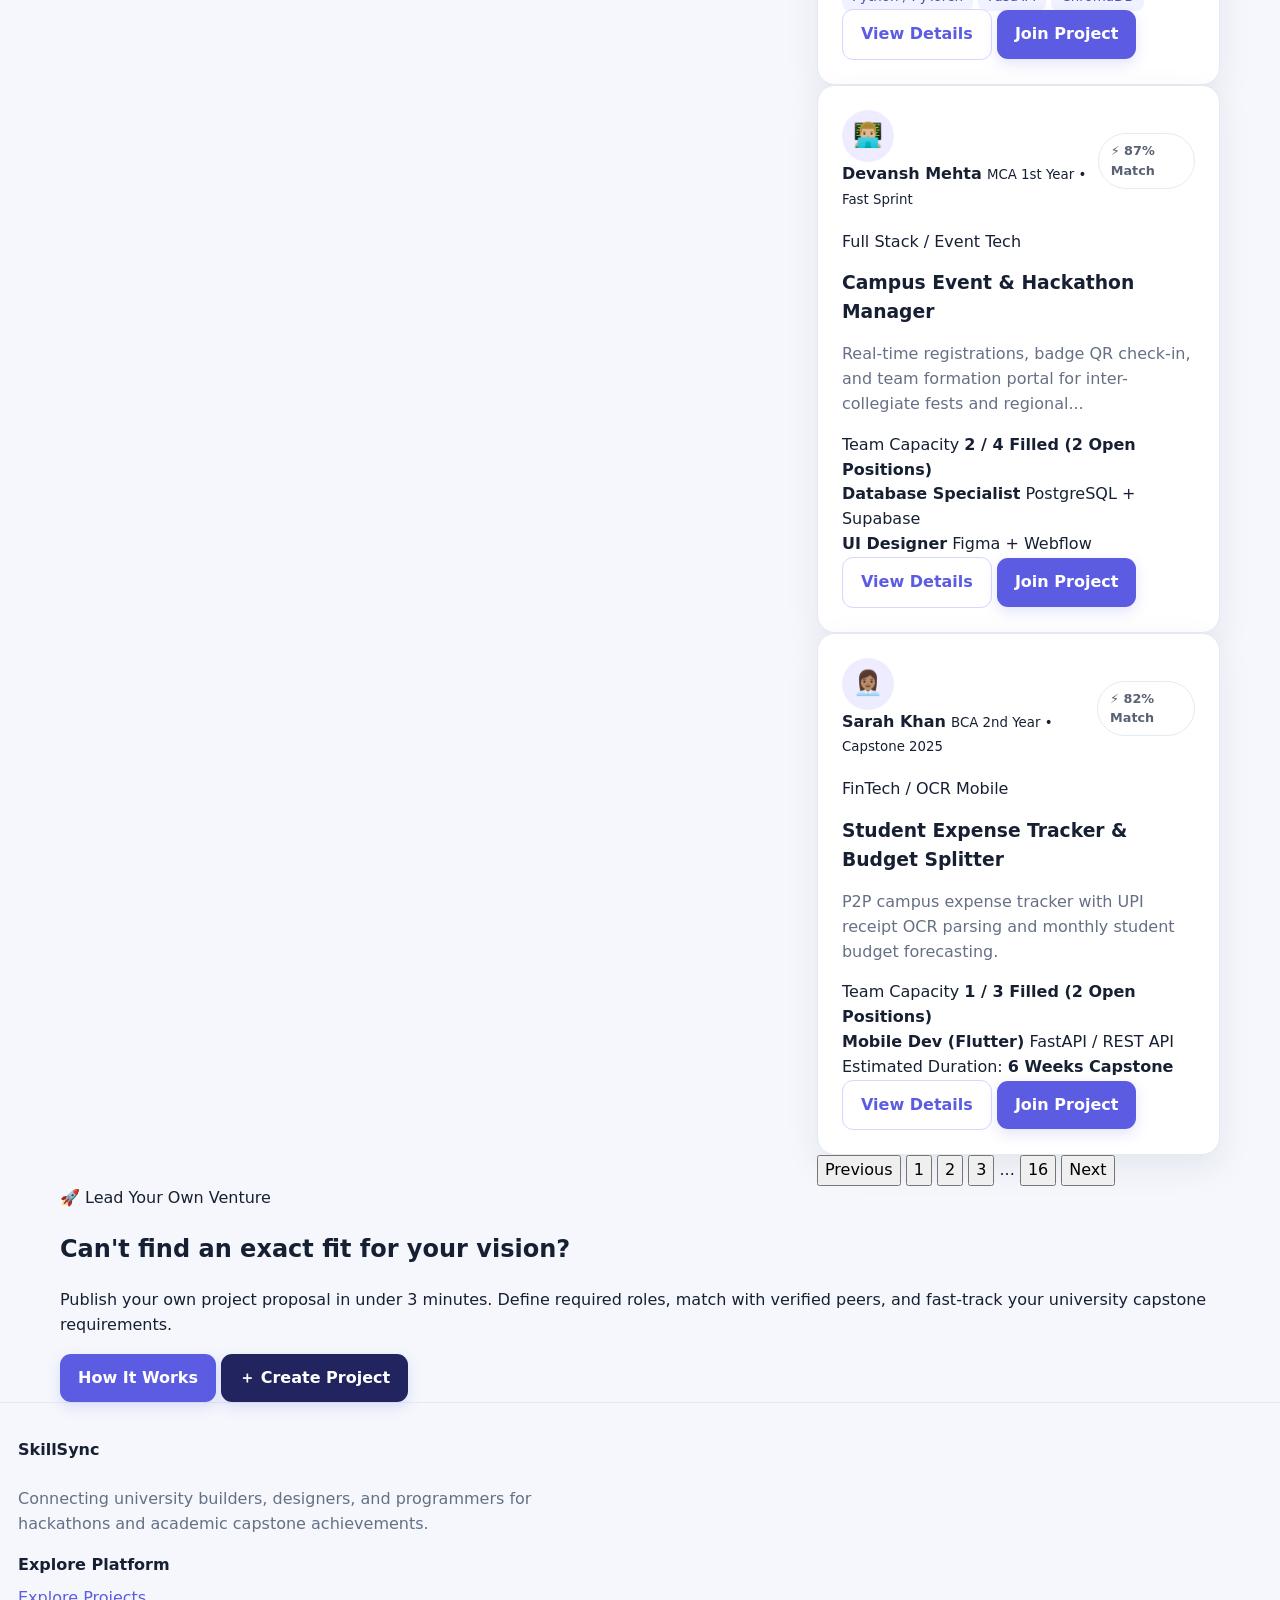
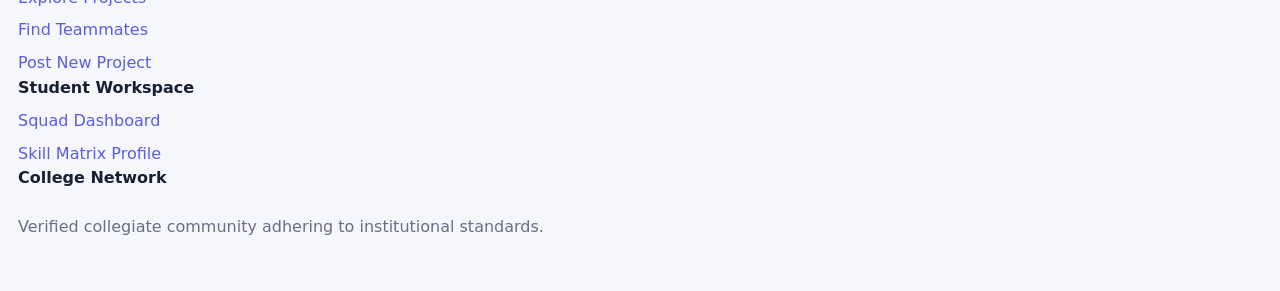
<file: explore-projects.html>
<!DOCTYPE html>
<html lang="en">
<head>
    <meta charset="UTF-8">
    <meta name="viewport" content="width=device-width, initial-scale=1.0">
    <title>SkillSync | Explore Projects</title>
    <link rel="stylesheet" href="style.css">
</head>
<body>

    <!-- NAVBAR -->
    <nav class="navbar">
        <div class="nav-brand">SkillSync</div>
        <div class="nav-links">
            <a href="index.html">Home</a>
            <a href="explore-projects.html" class="active">Explore Projects</a>
            <a href="find-teammates.html">Find Teammates</a>
            <a href="team-dashboard.html">Dashboard</a>
            <a href="create-project.html">Create Project</a>
            <a href="how-it-works.html">How It Works</a>
        </div>
        <div class="nav-user">
            <a href="#" class="nav-login">Sign In</a>
            <button class="btn btn-primary">Sign Up</button>
            <span class="user-avatar">👩🏽‍💻 BCA '26</span>
        </div>
    </nav>

    <div class="container">

        <!-- PAGE HERO HEADER -->
        <header class="page-hero">
            <div>
                <span class="pill purple-pill">Campus Innovation Hub • BCA & B.Tech Capstone Registry</span>
                <h1>Explore Live Projects</h1>
                <p class="subtitle">Discover multidisciplinary collegiate projects assembling squads for hackathons, end-semester capstones, and university venture incubators.</p>
            </div>
            <div class="hero-actions">
                <span class="status-indicator">● 63 Active Project Calls</span>
                <button class="btn btn-primary">+ Post Project</button>
            </div>
        </header>

        <!-- SEARCH AND ACTIVE FILTERS -->
        <section class="search-section">
            <div class="search-bar-row">
                <div class="search-input-wrapper">
                    <span class="search-icon">🔍</span>
                    <input type="text" placeholder="Search by project title, tech stack (e.g., React, Python), or domain...">
                </div>
                <select class="sort-dropdown">
                    <option>⚡ Best Skill Match (for You)</option>
                    <option>Newest First</option>
                    <option>Most Popular</option>
                </select>
            </div>

            <div class="active-filters">
                <span class="filter-label">ACTIVE FILTERS:</span>
                <span class="filter-chip">Domain: All <span class="close-x">×</span></span>
                <span class="filter-chip">Required Skills: React, Node.js <span class="close-x">×</span></span>
                <span class="filter-chip">Open Positions: > 0 <span class="close-x">×</span></span>
                <a href="#" class="reset-link">Reset All</a>
            </div>
        </section>

        <!-- MAIN LAYOUT (SIDEBAR + GRID) -->
        <div class="layout-grid">

            <!-- FILTER SIDEBAR -->
            <aside class="sidebar">
                <div class="filter-title">Filter By ⚙️</div>

                <!-- Domain Filter -->
                <div class="filter-group">
                    <label class="filter-heading">Domain</label>
                    <label class="checkbox-label"><input type="checkbox" checked> Web Development <span class="count">24</span></label>
                    <label class="checkbox-label"><input type="checkbox"> AI / Machine Learning <span class="count">18</span></label>
                    <label class="checkbox-label"><input type="checkbox"> Mobile Applications <span class="count">12</span></label>
                    <label class="checkbox-label"><input type="checkbox"> IoT & Embedded Hardware <span class="count">8</span></label>
                    <label class="checkbox-label"><input type="checkbox"> Cloud Architecture & DevOps <span class="count">5</span></label>
                </div>

                <!-- Skills Needed Filter -->
                <div class="filter-group">
                    <label class="filter-heading">Skills Needed</label>
                    <div class="skill-pills">
                        <span class="pill-chip active">React</span>
                        <span class="pill-chip active">Node.js</span>
                        <span class="pill-chip">Python</span>
                        <span class="pill-chip">Figma</span>
                        <span class="pill-chip">Flutter</span>
                        <span class="pill-chip">PostgreSQL</span>
                        <span class="pill-chip">MongoDB</span>
                        <span class="pill-chip">AWS</span>
                    </div>
                </div>

                <!-- Difficulty Filter -->
                <div class="filter-group">
                    <label class="filter-heading">Difficulty / Scope</label>
                    <label class="radio-label"><input type="radio" name="scope"> Beginner / Academic Intro</label>
                    <label class="radio-label"><input type="radio" name="scope" checked> Intermediate Capstone</label>
                    <label class="radio-label"><input type="radio" name="scope"> Advanced / Hackathon Sprint</label>
                </div>

                <!-- Weekly Commitment -->
                <div class="filter-group">
                    <label class="filter-heading">Weekly Commitment</label>
                    <label class="checkbox-label"><input type="checkbox"> < 10 hrs / week (Part-time)</label>
                    <label class="checkbox-label"><input type="checkbox" checked> 10 - 20 hrs / week (Standard)</label>
                    <label class="checkbox-label"><input type="checkbox"> Full Hackathon Sprint (30–40h)</label>
                </div>

                <!-- University Verification Info Box -->
                <div class="info-box">
                    <strong>🛡️ University Verified</strong>
                    <p>All project matches are verified for semester project credits.</p>
                </div>
            </aside>

            <!-- MAIN PROJECTS CONTENT -->
            <main class="content-area">
                <div class="results-header">
                    <span>Showing 4 of 63 curated academic initiatives</span>
                    <div class="view-toggle">
                        <button class="view-btn active">▦</button>
                        <button class="view-btn">≡</button>
                    </div>
                </div>

                <!-- PROJECTS GRID (2x2) -->
                <div class="projects-grid">

                    <!-- CARD 1 -->
                    <article class="project-card">
                        <div class="card-header">
                            <div class="author-info">
                                <div class="avatar">👨🏽‍💻</div>
                                <div>
                                    <strong>Rahul Verma</strong>
                                    <small>BCA 3rd Year • Action Squad</small>
                                </div>
                            </div>
                            <span class="pill green-pill">⚡ 95% Match</span>
                        </div>

                        <span class="domain-tag">Campus IoT / Web</span>
                        <h3 class="project-title">Smart Campus App</h3>
                        <p class="project-desc">All-in-one student utility for bus tracking, cafeteria queue monitor, and lecture room booking across university...</p>

                        <div class="capacity-bar-wrapper">
                            <div class="capacity-label">
                                <span>Team Capacity</span>
                                <strong>2 / 5 Filled (3 Open Positions)</strong>
                            </div>
                            <div class="progress-bar"><div class="fill" style="width: 40%;"></div></div>
                        </div>

                        <div class="skills-block">
                            <span class="label">EXISTING SQUAD SKILLS</span>
                            <div class="tag-row">
                                <span class="tag">React (Frontend)</span>
                                <span class="tag">Figma (UI/UX)</span>
                            </div>
                        </div>

                        <div class="skills-block missing">
                            <span class="label red-text">⚠️ MISSING REQUIRED SKILLS</span>
                            <div class="tag-row">
                                <span class="tag red-tag">Node.js (Backend)</span>
                                <span class="tag red-tag">PostgreSQL</span>
                                <span class="tag red-tag">AWS Deploy</span>
                            </div>
                        </div>

                        <div class="card-actions">
                            <button class="btn btn-outline">View Details</button>
                            <button class="btn btn-primary">Join Project</button>
                        </div>
                    </article>

                    <!-- CARD 2 -->
                    <article class="project-card">
                        <div class="card-header">
                            <div class="author-info">
                                <div class="avatar">👩🏻‍💻</div>
                                <div>
                                    <strong>Priya Nair</strong>
                                    <small>B.Tech CSE • Urgent Role</small>
                                </div>
                            </div>
                            <span class="pill green-pill">⚡ 94% Skill Match</span>
                        </div>

                        <span class="domain-tag">AI / NLP Research</span>
                        <h3 class="project-title">AI Study Assistant & Note Synthesizer</h3>
                        <p class="project-desc">Automated OCR summarizer and flashcard generator tailored for university lecture notes using localized LLMs...</p>

                        <div class="capacity-bar-wrapper">
                            <div class="capacity-label">
                                <span>Team Capacity</span>
                                <strong>3 / 4 Filled (1 Open Position)</strong>
                            </div>
                            <div class="progress-bar"><div class="fill" style="width: 75%;"></div></div>
                        </div>

                        <div class="featured-role-box">
                            <span class="role-title">Frontend Developer (React + Tailwind)</span>
                            <p>Integrate Python FastAPI endpoints into UI. Immediate start.</p>
                        </div>

                        <div class="skills-block">
                            <span class="label">REQUIRED STACK</span>
                            <div class="tag-row">
                                <span class="tag">Python / PyTorch</span>
                                <span class="tag">FastAPI</span>
                                <span class="tag">ChromaDB</span>
                            </div>
                        </div>

                        <div class="card-actions">
                            <button class="btn btn-outline">View Details</button>
                            <button class="btn btn-primary">Join Project</button>
                        </div>
                    </article>

                    <!-- CARD 3 -->
                    <article class="project-card">
                        <div class="card-header">
                            <div class="author-info">
                                <div class="avatar">👨🏼‍💻</div>
                                <div>
                                    <strong>Devansh Mehta</strong>
                                    <small>MCA 1st Year • Fast Sprint</small>
                                </div>
                            </div>
                            <span class="pill green-pill">⚡ 87% Match</span>
                        </div>

                        <span class="domain-tag">Full Stack / Event Tech</span>
                        <h3 class="project-title">Campus Event & Hackathon Manager</h3>
                        <p class="project-desc">Real-time registrations, badge QR check-in, and team formation portal for inter-collegiate fests and regional...</p>

                        <div class="capacity-bar-wrapper">
                            <div class="capacity-label">
                                <span>Team Capacity</span>
                                <strong>2 / 4 Filled (2 Open Positions)</strong>
                            </div>
                            <div class="progress-bar"><div class="fill" style="width: 50%;"></div></div>
                        </div>

                        <div class="open-positions-list">
                            <div class="pos-item">
                                <strong>Database Specialist</strong>
                                <span>PostgreSQL + Supabase</span>
                            </div>
                            <div class="pos-item">
                                <strong>UI Designer</strong>
                                <span>Figma + Webflow</span>
                            </div>
                        </div>

                        <div class="card-actions">
                            <button class="btn btn-outline">View Details</button>
                            <button class="btn btn-primary">Join Project</button>
                        </div>
                    </article>

                    <!-- CARD 4 -->
                    <article class="project-card">
                        <div class="card-header">
                            <div class="author-info">
                                <div class="avatar">👩🏽‍💼</div>
                                <div>
                                    <strong>Sarah Khan</strong>
                                    <small>BCA 2nd Year • Capstone 2025</small>
                                </div>
                            </div>
                            <span class="pill green-pill">⚡ 82% Match</span>
                        </div>

                        <span class="domain-tag">FinTech / OCR Mobile</span>
                        <h3 class="project-title">Student Expense Tracker & Budget Splitter</h3>
                        <p class="project-desc">P2P campus expense tracker with UPI receipt OCR parsing and monthly student budget forecasting.</p>

                        <div class="capacity-bar-wrapper">
                            <div class="capacity-label">
                                <span>Team Capacity</span>
                                <strong>1 / 3 Filled (2 Open Positions)</strong>
                            </div>
                            <div class="progress-bar"><div class="fill" style="width: 33%;"></div></div>
                        </div>

                        <div class="open-positions-list">
                            <div class="pos-item">
                                <strong>Mobile Dev (Flutter)</strong>
                                <span>FastAPI / REST API</span>
                            </div>
                        </div>

                        <div class="card-footer-info">
                            <span>Estimated Duration: <strong>6 Weeks Capstone</strong></span>
                        </div>

                        <div class="card-actions">
                            <button class="btn btn-outline">View Details</button>
                            <button class="btn btn-primary">Join Project</button>
                        </div>
                    </article>

                </div>

                <!-- PAGINATION -->
                <div class="pagination">
                    <button class="page-btn">Previous</button>
                    <button class="page-num active">1</button>
                    <button class="page-num">2</button>
                    <button class="page-num">3</button>
                    <span>...</span>
                    <button class="page-num">16</button>
                    <button class="page-btn">Next</button>
                </div>
            </main>

        </div>

        <!-- BOTTOM CALL TO ACTION BANNER -->
        <section class="bottom-cta-banner">
            <div class="cta-content">
                <span class="cta-tag">🚀 Lead Your Own Venture</span>
                <h2>Can't find an exact fit for your vision?</h2>
                <p>Publish your own project proposal in under 3 minutes. Define required roles, match with verified peers, and fast-track your university capstone requirements.</p>
            </div>
            <div class="cta-actions">
                <button class="btn btn-outline-white">How It Works</button>
                <button class="btn btn-primary-dark">＋ Create Project</button>
            </div>
        </section>

    </div>

    <!-- FOOTER -->
    <footer class="footer">
        <div class="container footer-content">
            <div class="footer-col">
                <strong>SkillSync</strong>
                <p>Connecting university builders, designers, and programmers for hackathons and academic capstone achievements.</p>
            </div>
            <div class="footer-col">
                <strong>Explore Platform</strong>
                <a href="explore-projects.html">Explore Projects</a>
                <a href="find-teammates.html">Find Teammates</a>
                <a href="#">Post New Project</a>
            </div>
            <div class="footer-col">
                <strong>Student Workspace</strong>
                <a href="#">Squad Dashboard</a>
                <a href="#">Skill Matrix Profile</a>
            </div>
            <div class="footer-col">
                <strong>College Network</strong>
                <p>Verified collegiate community adhering to institutional standards.</p>
            </div>
        </div>
    </footer>

    <script src="app.js"></script>
</body>
</html>
</file>
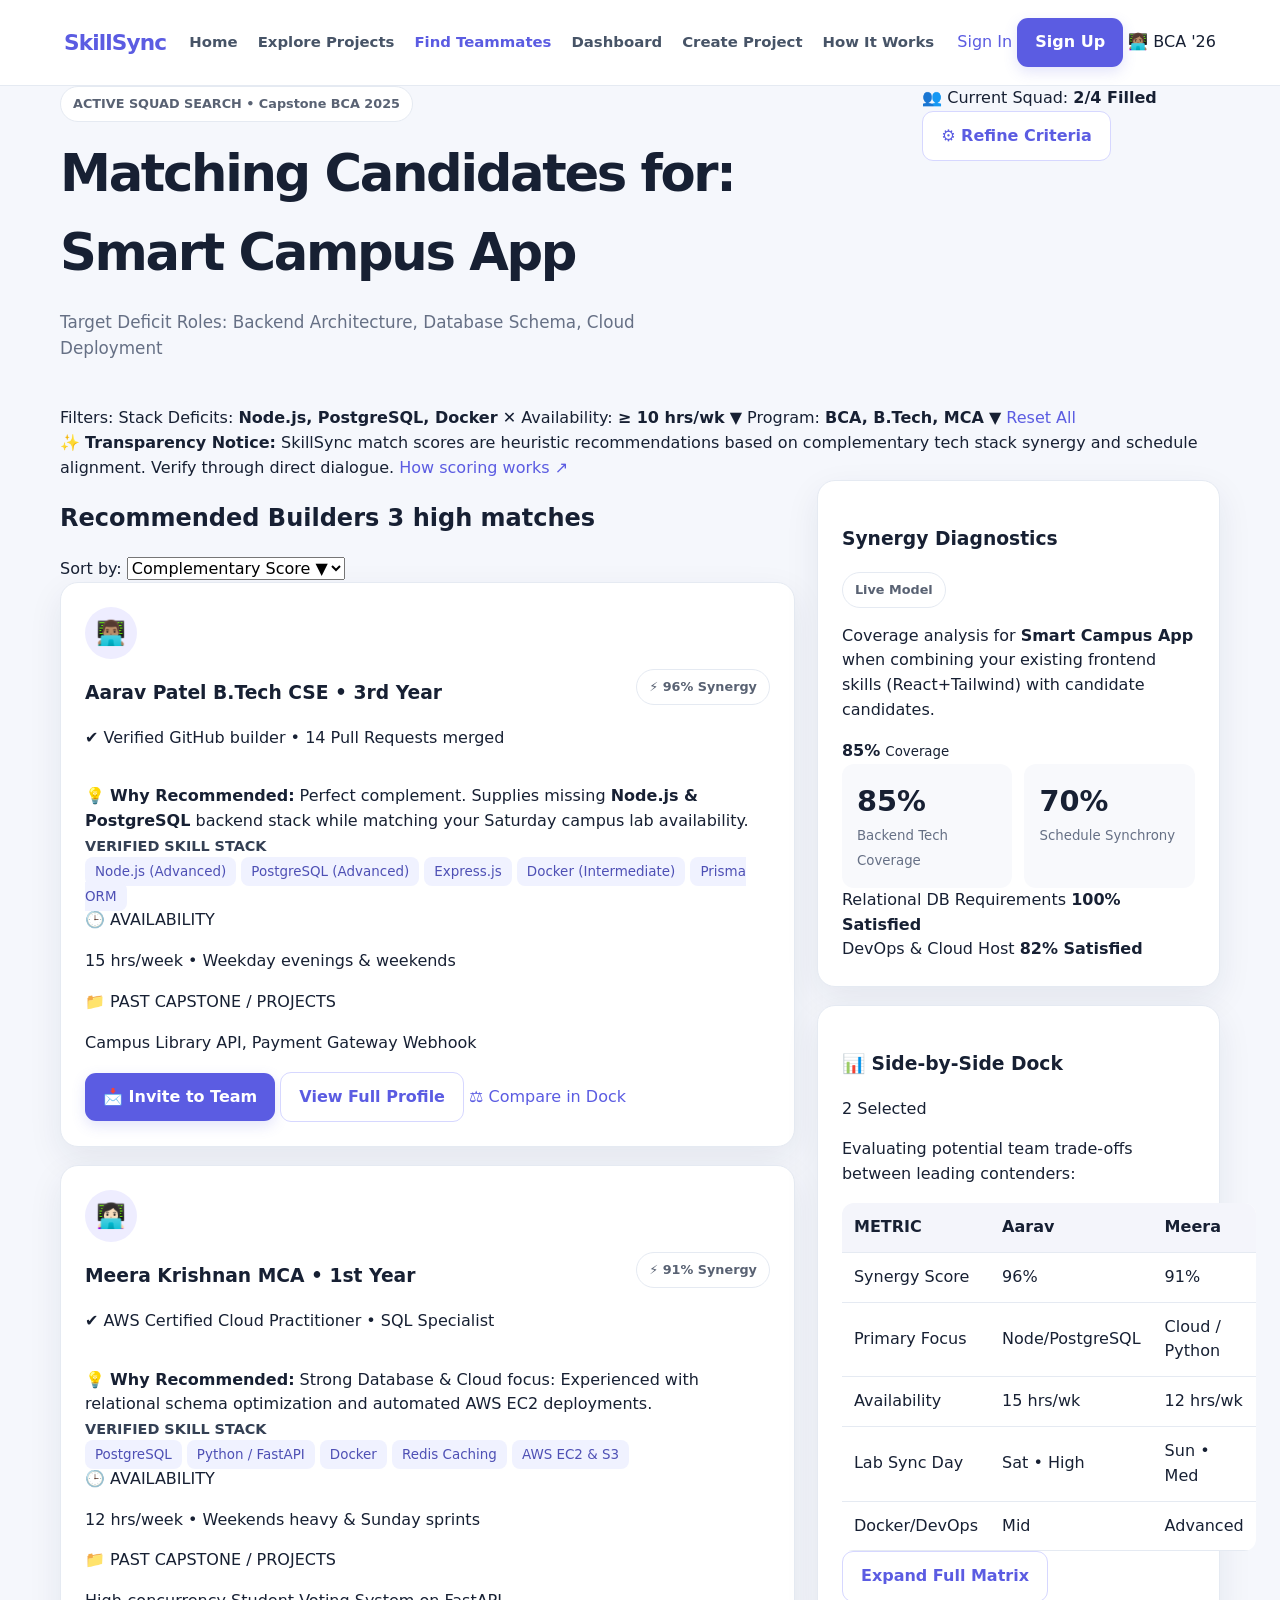
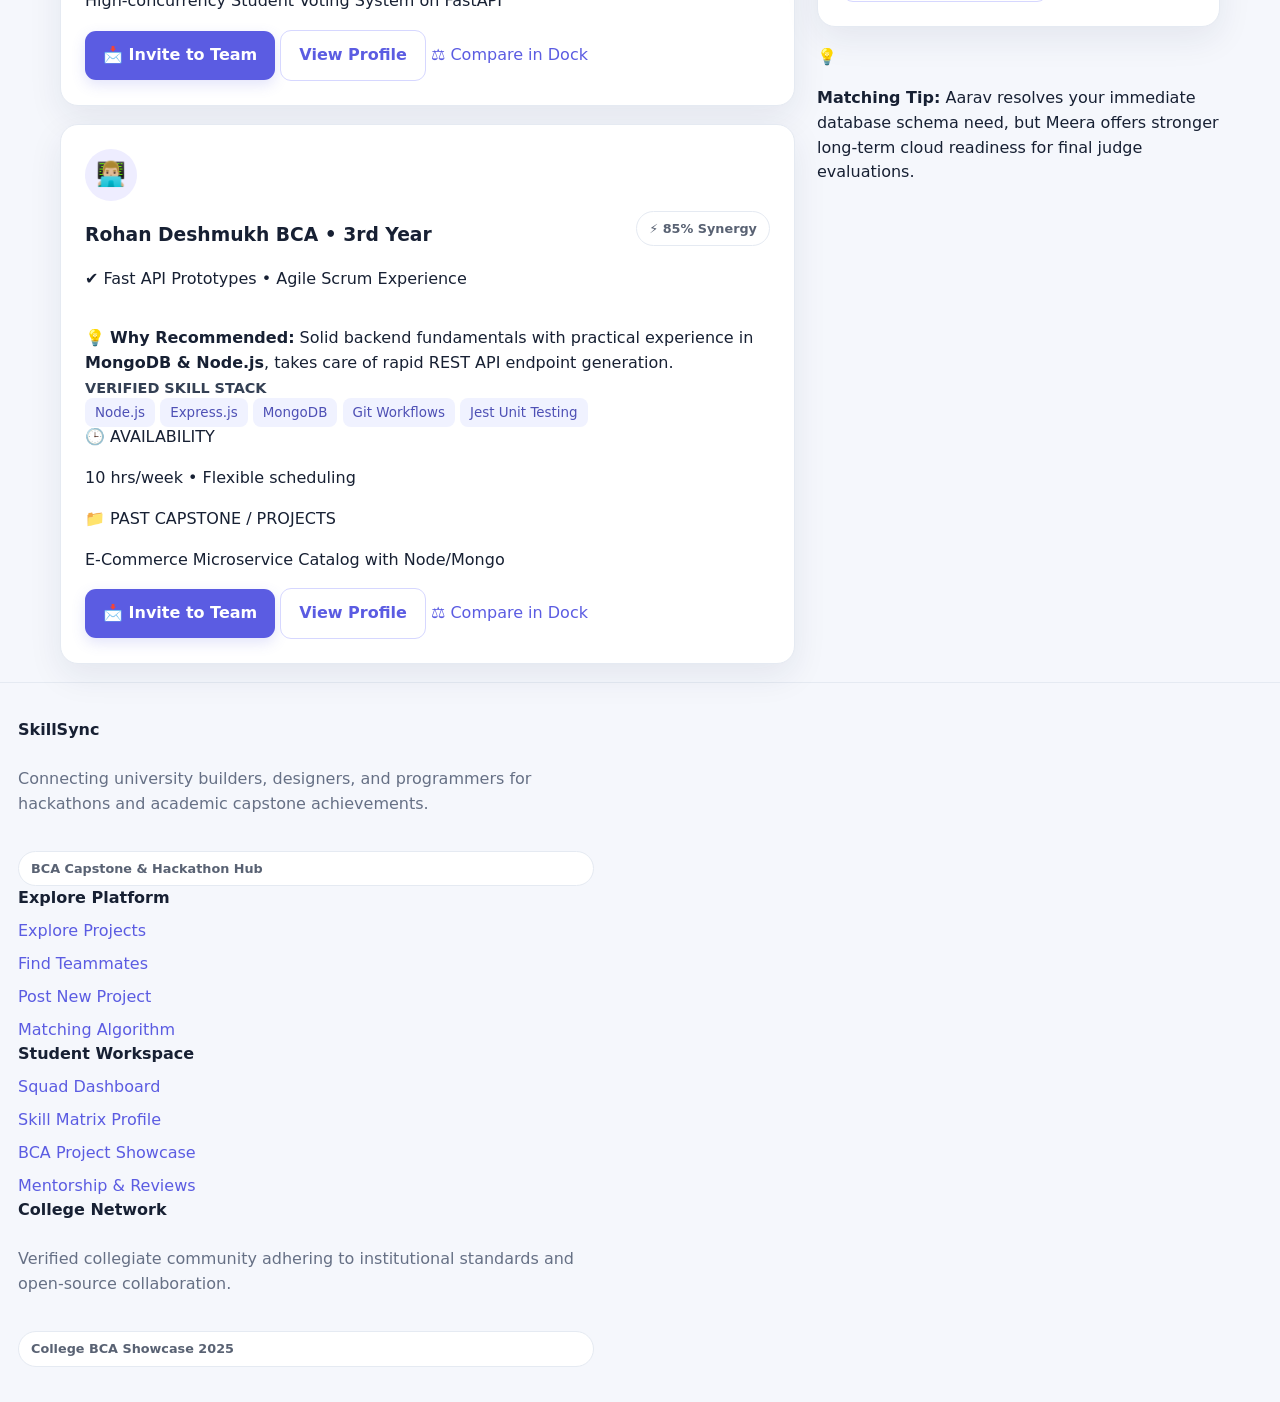
<file: find-teammates.html>
<!DOCTYPE html>
<html lang="en">
<head>
    <meta charset="UTF-8">
    <meta name="viewport" content="width=device-width, initial-scale=1.0">
    <title>SkillSync | Find Teammates</title>
    <link rel="stylesheet" href="style.css">
</head>
<body>

    <!-- NAVBAR -->
    <nav class="navbar">
        <div class="nav-brand">SkillSync</div>
        <div class="nav-links">
            <a href="index.html">Home</a>
            <a href="explore-projects.html">Explore Projects</a>
            <a href="find-teammates.html" class="active">Find Teammates</a>
            <a href="team-dashboard.html">Dashboard</a>
            <a href="create-project.html">Create Project</a>
            <a href="how-it-works.html">How It Works</a>
        </div>
        <div class="nav-user">
            <a href="#" class="nav-login">Sign In</a>
            <button class="btn btn-primary">Sign Up</button>
            <span class="user-avatar">👩🏽‍💻 BCA '26</span>
        </div>
    </nav>

    <div class="container">

        <!-- PAGE HEADER -->
        <header class="page-header">
            <div>
                <span class="pill purple-pill">ACTIVE SQUAD SEARCH • Capstone BCA 2025</span>
                <h1>Matching Candidates for: <span class="highlight">Smart Campus App</span></h1>
                <p class="subtitle">Target Deficit Roles: Backend Architecture, Database Schema, Cloud Deployment</p>
            </div>
            <div class="header-right">
                <span class="squad-status">👥 Current Squad: <strong>2/4 Filled</strong></span>
                <button class="btn btn-outline">⚙️ Refine Criteria</button>
            </div>
        </header>

        <!-- FILTERS BAR -->
        <section class="filter-section">
            <div class="filter-chips">
                <span class="filter-label">Filters:</span>
                <span class="chip">Stack Deficits: <strong>Node.js, PostgreSQL, Docker</strong> <span class="close-x">✕</span></span>
                <span class="chip dropdown">Availability: <strong>≥ 10 hrs/wk</strong> ▼</span>
                <span class="chip dropdown">Program: <strong>BCA, B.Tech, MCA</strong> ▼</span>
                <a href="#" class="reset-link">Reset All</a>
            </div>

            <div class="notice-banner">
                <span>✨ <strong>Transparency Notice:</strong> SkillSync match scores are heuristic recommendations based on complementary tech stack synergy and schedule alignment. Verify through direct dialogue.</span>
                <a href="#" class="info-link">How scoring works ↗</a>
            </div>
        </section>

        <!-- MAIN LAYOUT (2 COLUMNS) -->
        <div class="layout-grid">

            <!-- LEFT COLUMN: CANDIDATE LIST -->
            <main class="candidate-list">
                <div class="results-bar">
                    <h2>Recommended Builders <span class="badge-count">3 high matches</span></h2>
                    <div class="sort-wrapper">
                        <span>Sort by:</span>
                        <select class="sort-select">
                            <option>Complementary Score ▼</option>
                            <option>Availability</option>
                            <option>Experience Level</option>
                        </select>
                    </div>
                </div>

                <!-- CANDIDATE CARD 1 -->
                <article class="candidate-card">
                    <div class="card-header">
                        <div class="user-info">
                            <div class="avatar">👨🏽‍💻</div>
                            <div>
                                <h3>Aarav Patel <span class="role-tag">B.Tech CSE • 3rd Year</span></h3>
                                <p class="verified-text">✔ Verified GitHub builder • 14 Pull Requests merged</p>
                            </div>
                        </div>
                        <span class="pill green-pill match-badge">⚡ 96% Synergy</span>
                    </div>

                    <div class="recommendation-box">
                        💡 <strong>Why Recommended:</strong> Perfect complement. Supplies missing <strong>Node.js & PostgreSQL</strong> backend stack while matching your Saturday campus lab availability.
                    </div>

                    <div class="skills-section">
                        <span class="section-label">VERIFIED SKILL STACK</span>
                        <div class="tags-row">
                            <span class="tag active-tag">Node.js (Advanced)</span>
                            <span class="tag active-tag">PostgreSQL (Advanced)</span>
                            <span class="tag">Express.js</span>
                            <span class="tag">Docker (Intermediate)</span>
                            <span class="tag">Prisma ORM</span>
                        </div>
                    </div>

                    <div class="meta-info-grid">
                        <div>
                            <span class="meta-label">🕒 AVAILABILITY</span>
                            <p>15 hrs/week • Weekday evenings & weekends</p>
                        </div>
                        <div>
                            <span class="meta-label">📁 PAST CAPSTONE / PROJECTS</span>
                            <p>Campus Library API, Payment Gateway Webhook</p>
                        </div>
                    </div>

                    <div class="card-actions">
                        <button class="btn btn-primary">📩 Invite to Team</button>
                        <button class="btn btn-outline">View Full Profile</button>
                        <a href="#" class="dock-link">⚖️ Compare in Dock</a>
                    </div>
                </article>

                <!-- CANDIDATE CARD 2 -->
                <article class="candidate-card">
                    <div class="card-header">
                        <div class="user-info">
                            <div class="avatar">👩🏻‍💻</div>
                            <div>
                                <h3>Meera Krishnan <span class="role-tag">MCA • 1st Year</span></h3>
                                <p class="verified-text">✔ AWS Certified Cloud Practitioner • SQL Specialist</p>
                            </div>
                        </div>
                        <span class="pill green-pill match-badge">⚡ 91% Synergy</span>
                    </div>

                    <div class="recommendation-box">
                        💡 <strong>Why Recommended:</strong> Strong Database & Cloud focus: Experienced with relational schema optimization and automated AWS EC2 deployments.
                    </div>

                    <div class="skills-section">
                        <span class="section-label">VERIFIED SKILL STACK</span>
                        <div class="tags-row">
                            <span class="tag active-tag">PostgreSQL</span>
                            <span class="tag active-tag">Python / FastAPI</span>
                            <span class="tag">Docker</span>
                            <span class="tag">Redis Caching</span>
                            <span class="tag">AWS EC2 & S3</span>
                        </div>
                    </div>

                    <div class="meta-info-grid">
                        <div>
                            <span class="meta-label">🕒 AVAILABILITY</span>
                            <p>12 hrs/week • Weekends heavy & Sunday sprints</p>
                        </div>
                        <div>
                            <span class="meta-label">📁 PAST CAPSTONE / PROJECTS</span>
                            <p>High-concurrency Student Voting System on FastAPI</p>
                        </div>
                    </div>

                    <div class="card-actions">
                        <button class="btn btn-primary">📩 Invite to Team</button>
                        <button class="btn btn-outline">View Profile</button>
                        <a href="#" class="dock-link">⚖️ Compare in Dock</a>
                    </div>
                </article>

                <!-- CANDIDATE CARD 3 -->
                <article class="candidate-card">
                    <div class="card-header">
                        <div class="user-info">
                            <div class="avatar">👨🏼‍💻</div>
                            <div>
                                <h3>Rohan Deshmukh <span class="role-tag">BCA • 3rd Year</span></h3>
                                <p class="verified-text">✔ Fast API Prototypes • Agile Scrum Experience</p>
                            </div>
                        </div>
                        <span class="pill blue-pill match-badge">⚡ 85% Synergy</span>
                    </div>

                    <div class="recommendation-box">
                        💡 <strong>Why Recommended:</strong> Solid backend fundamentals with practical experience in <strong>MongoDB & Node.js</strong>, takes care of rapid REST API endpoint generation.
                    </div>

                    <div class="skills-section">
                        <span class="section-label">VERIFIED SKILL STACK</span>
                        <div class="tags-row">
                            <span class="tag active-tag">Node.js</span>
                            <span class="tag">Express.js</span>
                            <span class="tag">MongoDB</span>
                            <span class="tag">Git Workflows</span>
                            <span class="tag">Jest Unit Testing</span>
                        </div>
                    </div>

                    <div class="meta-info-grid">
                        <div>
                            <span class="meta-label">🕒 AVAILABILITY</span>
                            <p>10 hrs/week • Flexible scheduling</p>
                        </div>
                        <div>
                            <span class="meta-label">📁 PAST CAPSTONE / PROJECTS</span>
                            <p>E-Commerce Microservice Catalog with Node/Mongo</p>
                        </div>
                    </div>

                    <div class="card-actions">
                        <button class="btn btn-primary">📩 Invite to Team</button>
                        <button class="btn btn-outline">View Profile</button>
                        <a href="#" class="dock-link">⚖️ Compare in Dock</a>
                    </div>
                </article>

            </main>


            <!-- RIGHT COLUMN: DIAGNOSTICS SIDEBAR -->
            <aside class="sidebar">

                <!-- DIAGNOSTICS WIDGET -->
                <div class="sidebar-card">
                    <div class="widget-header">
                        <h3>Synergy Diagnostics</h3>
                        <span class="pill blue-pill">Live Model</span>
                    </div>
                    <p class="widget-subtext">Coverage analysis for <strong>Smart Campus App</strong> when combining your existing frontend skills (React+Tailwind) with candidate candidates.</p>

                    <!-- CIRCULAR GRAPH REPRESENTATION -->
                    <div class="chart-container">
                        <div class="donut-chart">
                            <div class="donut-inner">
                                <strong>85%</strong>
                                <small>Coverage</small>
                            </div>
                        </div>
                    </div>

                    <div class="stats-row">
                        <div class="stat-box">
                            <h2>85%</h2>
                            <small>Backend Tech Coverage</small>
                        </div>
                        <div class="stat-box">
                            <h2>70%</h2>
                            <small>Schedule Synchrony</small>
                        </div>
                    </div>

                    <div class="metric-line">
                        <span>Relational DB Requirements</span>
                        <strong class="green-text">100% Satisfied</strong>
                    </div>
                    <div class="metric-line">
                        <span>DevOps & Cloud Host</span>
                        <strong class="green-text">82% Satisfied</strong>
                    </div>
                </div>

                <!-- SIDE-BY-SIDE DOCK WIDGET -->
                <div class="sidebar-card">
                    <div class="widget-header">
                        <h3>📊 Side-by-Side Dock</h3>
                        <span class="count-tag">2 Selected</span>
                    </div>
                    <p class="widget-subtext">Evaluating potential team trade-offs between leading contenders:</p>

                    <table class="comparison-table">
                        <thead>
                            <tr>
                                <th>METRIC</th>
                                <th>Aarav</th>
                                <th>Meera</th>
                            </tr>
                        </thead>
                        <tbody>
                            <tr>
                                <td>Synergy Score</td>
                                <td class="green-text">96%</td>
                                <td class="green-text">91%</td>
                            </tr>
                            <tr>
                                <td>Primary Focus</td>
                                <td>Node/PostgreSQL</td>
                                <td>Cloud / Python</td>
                            </tr>
                            <tr>
                                <td>Availability</td>
                                <td>15 hrs/wk</td>
                                <td>12 hrs/wk</td>
                            </tr>
                            <tr>
                                <td>Lab Sync Day</td>
                                <td>Sat • High</td>
                                <td>Sun • Med</td>
                            </tr>
                            <tr>
                                <td>Docker/DevOps</td>
                                <td>Mid</td>
                                <td class="green-text">Advanced</td>
                            </tr>
                        </tbody>
                    </table>

                    <button class="btn btn-outline full-btn">Expand Full Matrix</button>
                </div>

                <!-- MATCHING TIP BOX -->
                <div class="tip-card">
                    <span class="tip-icon">💡</span>
                    <p><strong>Matching Tip:</strong> Aarav resolves your immediate database schema need, but Meera offers stronger long-term cloud readiness for final judge evaluations.</p>
                </div>

            </aside>

        </div>
    </div>

    <!-- FOOTER -->
    <footer class="footer">
        <div class="container footer-content">
            <div class="footer-col">
                <strong>SkillSync</strong>
                <p>Connecting university builders, designers, and programmers for hackathons and academic capstone achievements.</p>
                <span class="pill purple-pill" style="margin-top: 10px;">BCA Capstone & Hackathon Hub</span>
            </div>
            <div class="footer-col">
                <strong>Explore Platform</strong>
                <a href="explore-projects.html">Explore Projects</a>
                <a href="find-teammates.html">Find Teammates</a>
                <a href="#">Post New Project</a>
                <a href="#">Matching Algorithm</a>
            </div>
            <div class="footer-col">
                <strong>Student Workspace</strong>
                <a href="#">Squad Dashboard</a>
                <a href="#">Skill Matrix Profile</a>
                <a href="#">BCA Project Showcase</a>
                <a href="#">Mentorship & Reviews</a>
            </div>
            <div class="footer-col">
                <strong>College Network</strong>
                <p>Verified collegiate community adhering to institutional standards and open-source collaboration.</p>
                <span class="pill blue-pill" style="margin-top: 10px;">College BCA Showcase 2025</span>
            </div>
        </div>
    </footer>

    <script src="app.js"></script>
</body>
</html>
</file>
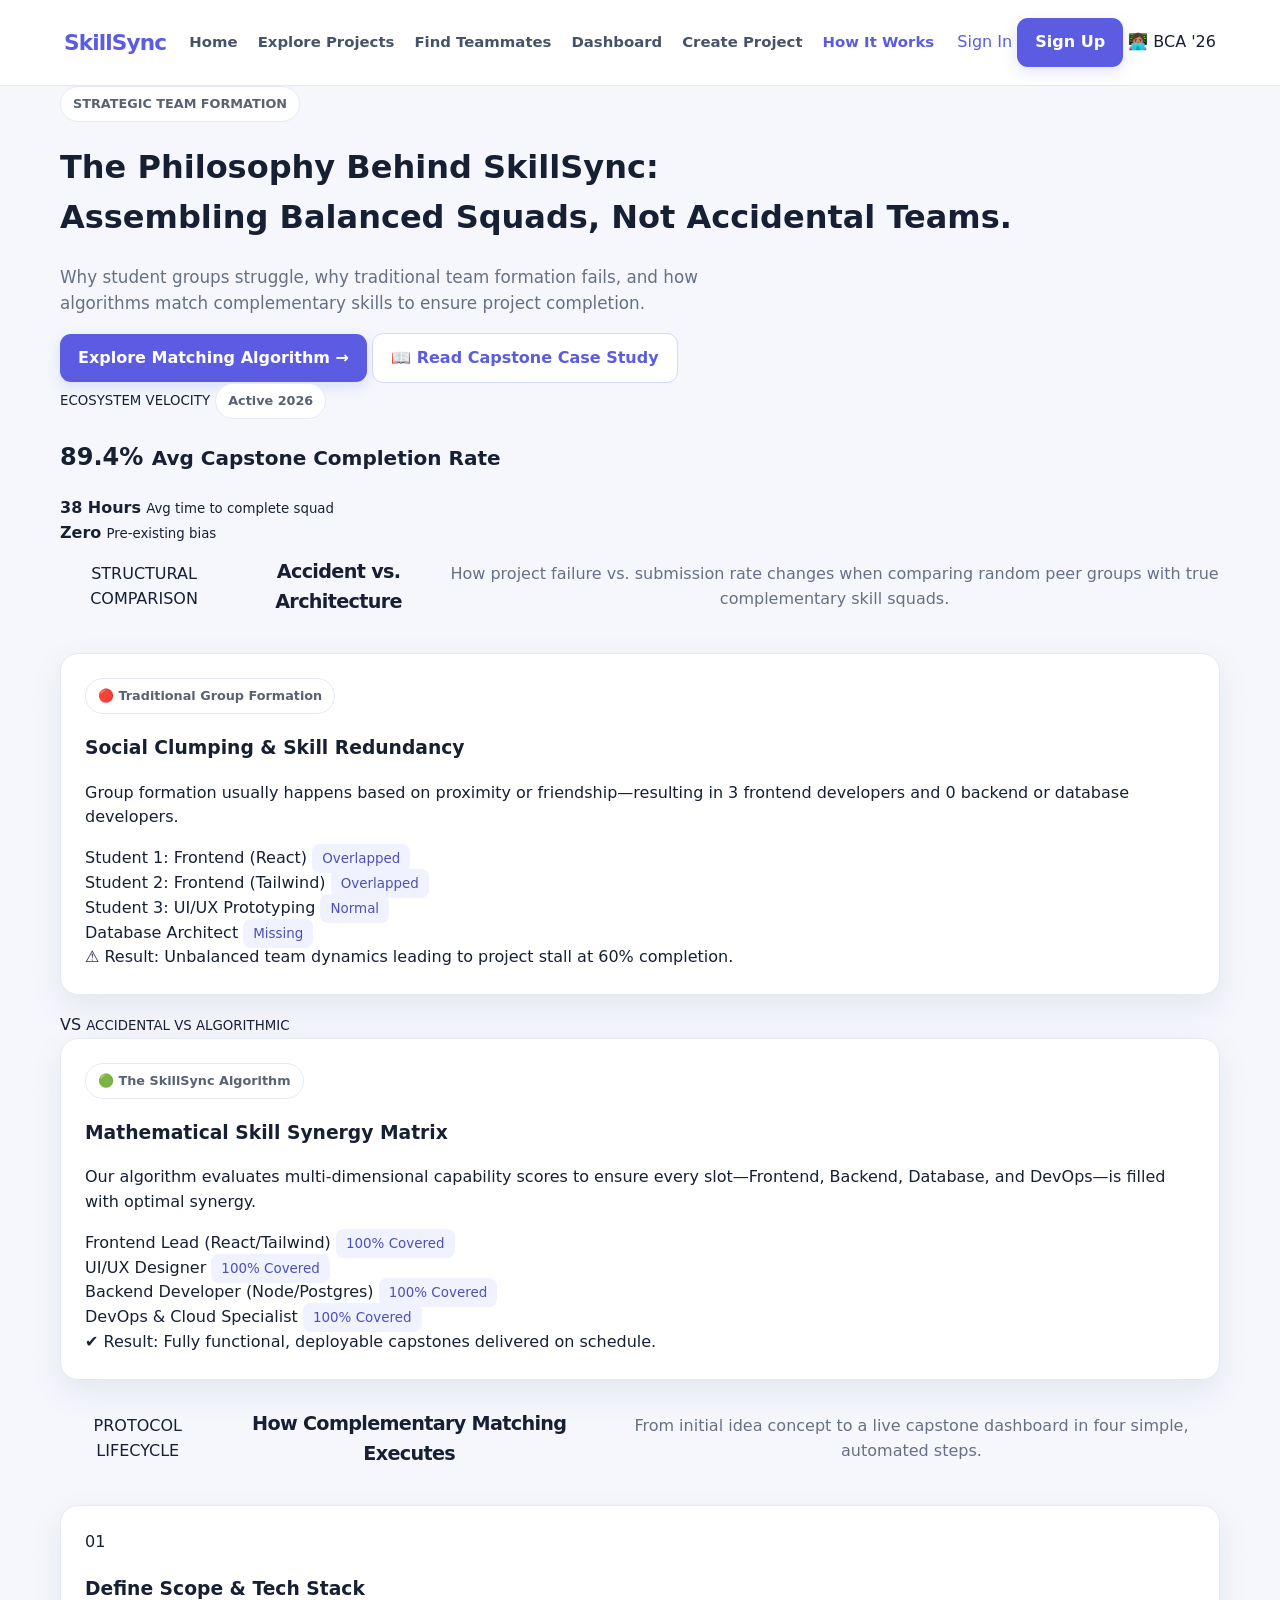
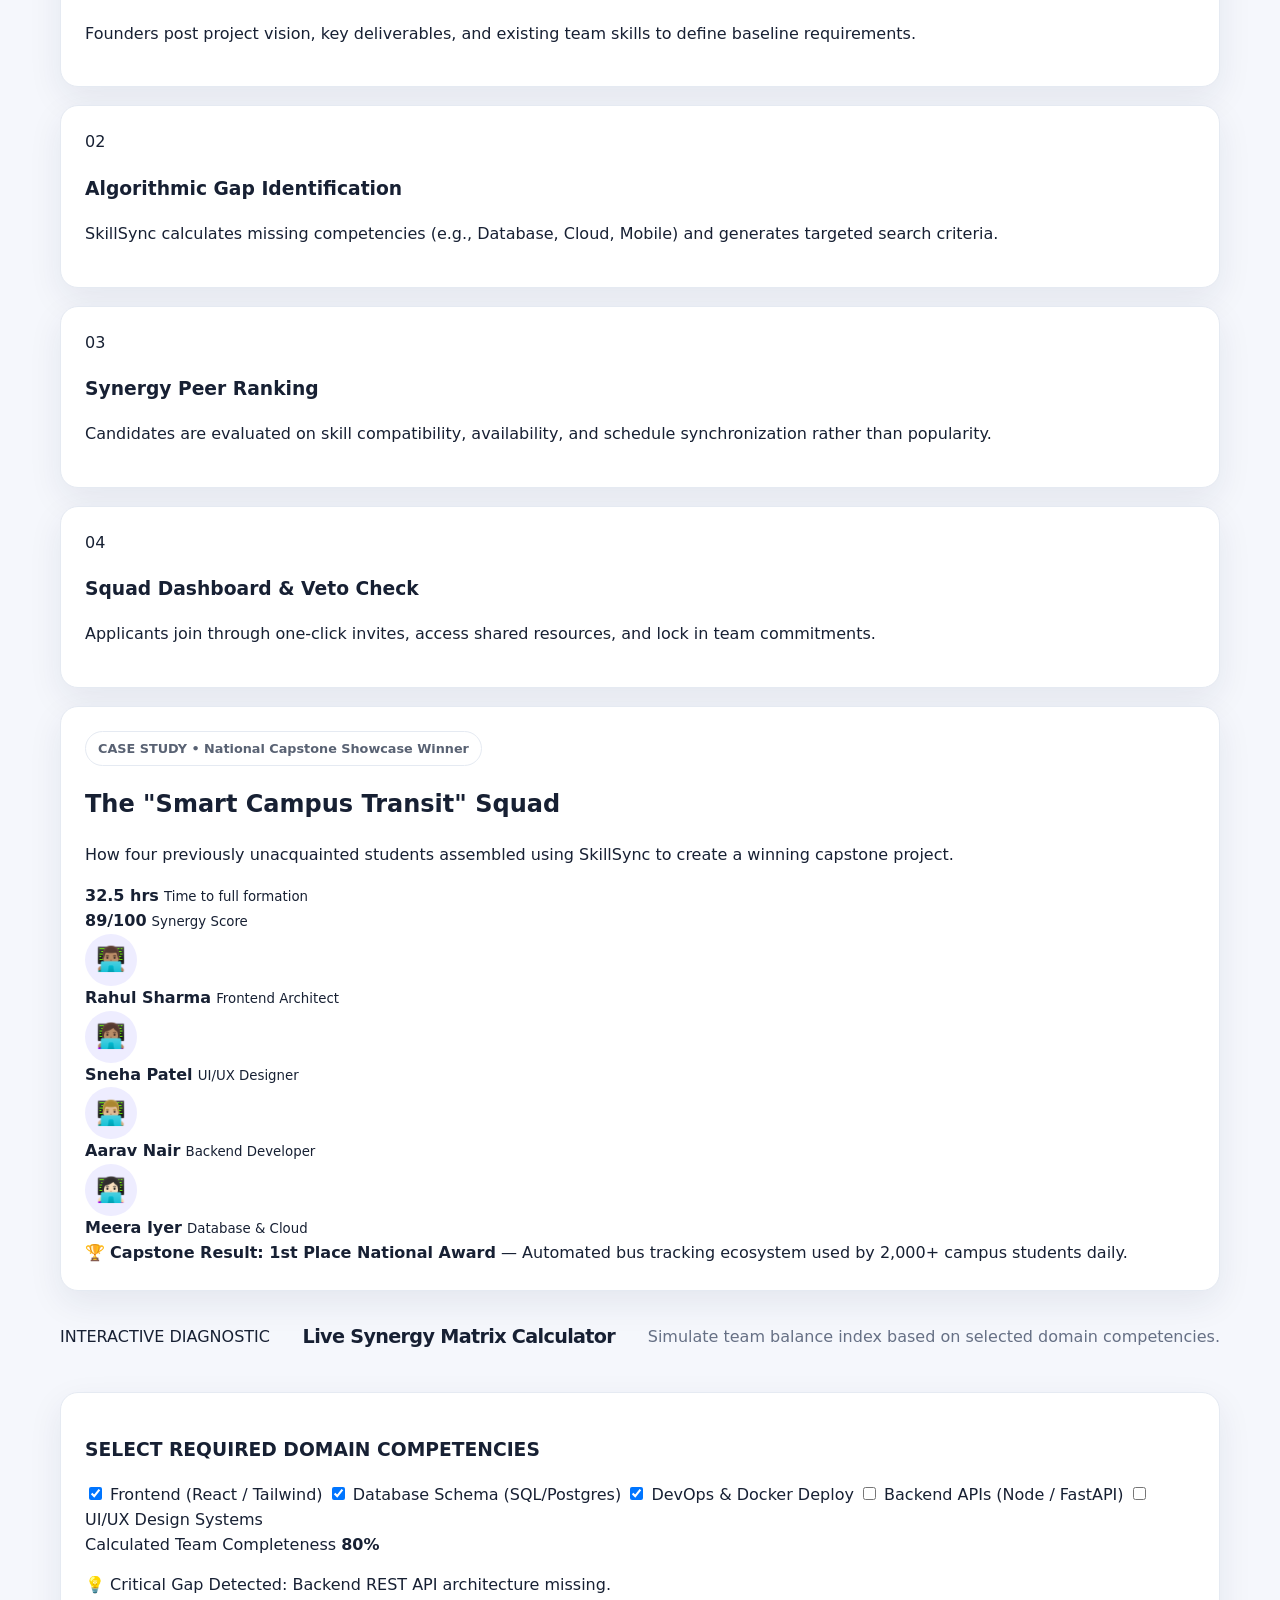
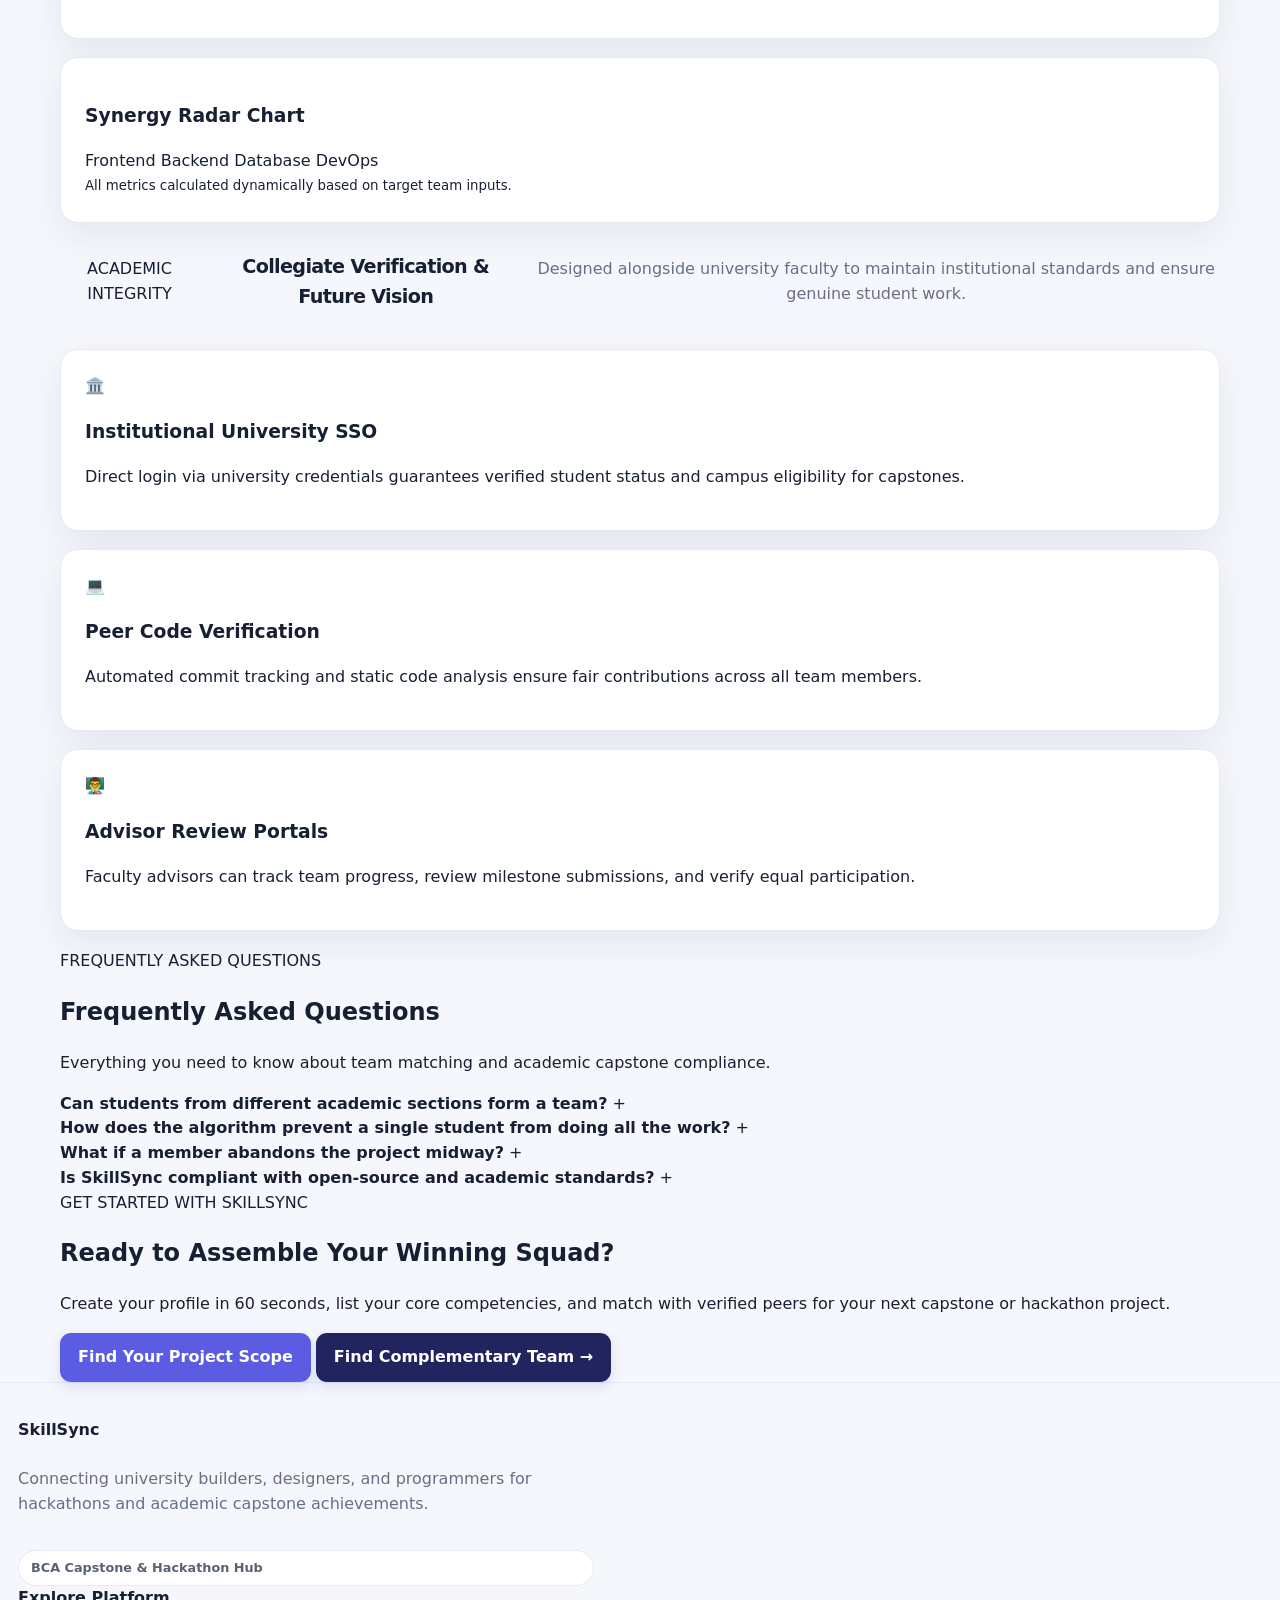
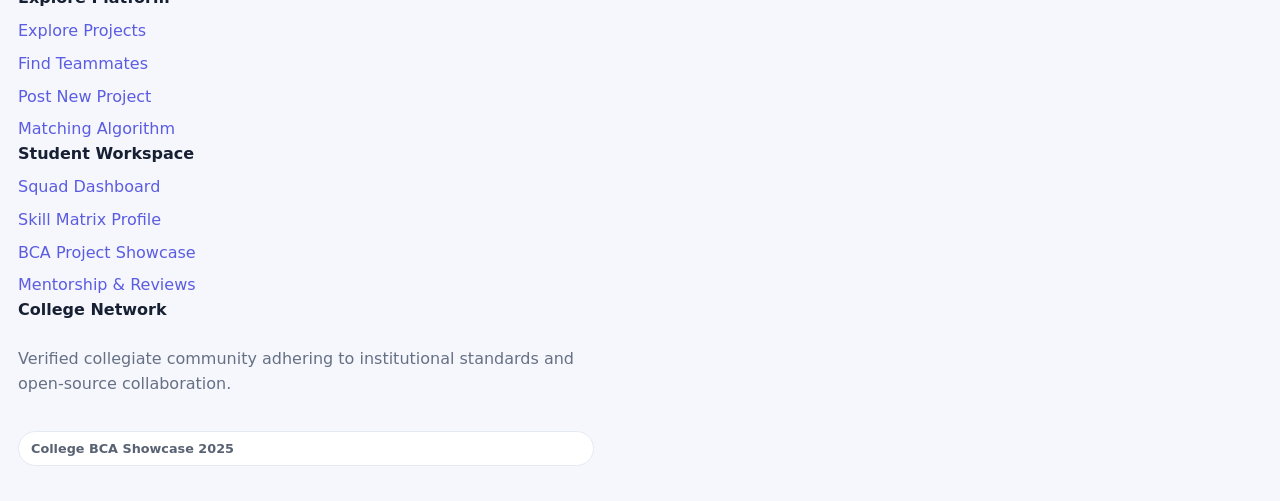
<file: how-it-works.html>
<!DOCTYPE html>
<html lang="en">
<head>
    <meta charset="UTF-8">
    <meta name="viewport" content="width=device-width, initial-scale=1.0">
    <title>SkillSync | How It Works</title>
    <link rel="stylesheet" href="style.css">
</head>
<body>

    <!-- NAVBAR -->
    <nav class="navbar">
        <div class="nav-brand">SkillSync</div>
        <div class="nav-links">
            <a href="index.html">Home</a>
            <a href="explore-projects.html">Explore Projects</a>
            <a href="find-teammates.html">Find Teammates</a>
            <a href="team-dashboard.html">Dashboard</a>
            <a href="create-project.html">Create Project</a>
            <a href="how-it-works.html" class="active">How It Works</a>
        </div>
        <div class="nav-user">
            <a href="#" class="nav-login">Sign In</a>
            <button class="btn btn-primary">Sign Up</button>
            <span class="user-avatar">👩🏽‍💻 BCA '26</span>
        </div>
    </nav>

    <div class="container">

        <!-- HERO SECTION -->
        <header class="page-hero">
            <div class="hero-content">
                <span class="pill purple-pill">STRATEGIC TEAM FORMATION</span>
                <h1>The Philosophy Behind SkillSync: <br><span class="highlight">Assembling Balanced Squads,</span> Not Accidental Teams.</h1>
                <p class="subtitle">Why student groups struggle, why traditional team formation fails, and how algorithms match complementary skills to ensure project completion.</p>
                <div class="hero-actions">
                    <button class="btn btn-primary btn-large">Explore Matching Algorithm &rarr;</button>
                    <button class="btn btn-outline btn-large">📖 Read Capstone Case Study</button>
                </div>
            </div>

            <!-- Synergy Velocity Widget -->
            <div class="synergy-widget-card">
                <div class="widget-top">
                    <small>ECOSYSTEM VELOCITY</small>
                    <span class="pill green-pill">Active 2026</span>
                </div>
                <h2>89.4% <small>Avg Capstone Completion Rate</small></h2>
                <div class="widget-stats">
                    <div>
                        <strong>38 Hours</strong>
                        <small>Avg time to complete squad</small>
                    </div>
                    <div>
                        <strong>Zero</strong>
                        <small>Pre-existing bias</small>
                    </div>
                </div>
            </div>
        </header>

        <!-- SECTION 1: ACCIDENT VS ARCHITECTURE -->
        <section class="section-block">
            <div class="section-header center">
                <span class="small-tag">STRUCTURAL COMPARISON</span>
                <h2>Accident vs. Architecture</h2>
                <p class="subtext">How project failure vs. submission rate changes when comparing random peer groups with true complementary skill squads.</p>
            </div>

            <div class="comparison-grid">
                
                <!-- Left: Traditional / Red -->
                <div class="card comparison-card red-border">
                    <span class="pill red-pill">🔴 Traditional Group Formation</span>
                    <h3>Social Clumping & Skill Redundancy</h3>
                    <p class="card-desc">Group formation usually happens based on proximity or friendship—resulting in 3 frontend developers and 0 backend or database developers.</p>

                    <div class="sample-team">
                        <div class="sample-row">
                            <span>Student 1: Frontend (React)</span>
                            <span class="tag red-tag">Overlapped</span>
                        </div>
                        <div class="sample-row">
                            <span>Student 2: Frontend (Tailwind)</span>
                            <span class="tag red-tag">Overlapped</span>
                        </div>
                        <div class="sample-row">
                            <span>Student 3: UI/UX Prototyping</span>
                            <span class="tag blue-tag">Normal</span>
                        </div>
                        <div class="sample-row">
                            <span>Database Architect</span>
                            <span class="tag dark-red-tag">Missing</span>
                        </div>
                    </div>

                    <div class="card-warning-box">
                        ⚠️ Result: Unbalanced team dynamics leading to project stall at 60% completion.
                    </div>
                </div>

                <!-- Center Divider Badge -->
                <div class="versus-badge">
                    <span>VS</span>
                    <small>ACCIDENTAL VS ALGORITHMIC</small>
                </div>

                <!-- Right: SkillSync / Green -->
                <div class="card comparison-card green-border">
                    <span class="pill green-pill">🟢 The SkillSync Algorithm</span>
                    <h3>Mathematical Skill Synergy Matrix</h3>
                    <p class="card-desc">Our algorithm evaluates multi-dimensional capability scores to ensure every slot—Frontend, Backend, Database, and DevOps—is filled with optimal synergy.</p>

                    <div class="sample-team">
                        <div class="sample-row">
                            <span>Frontend Lead (React/Tailwind)</span>
                            <span class="tag green-tag">100% Covered</span>
                        </div>
                        <div class="sample-row">
                            <span>UI/UX Designer</span>
                            <span class="tag green-tag">100% Covered</span>
                        </div>
                        <div class="sample-row">
                            <span>Backend Developer (Node/Postgres)</span>
                            <span class="tag green-tag">100% Covered</span>
                        </div>
                        <div class="sample-row">
                            <span>DevOps & Cloud Specialist</span>
                            <span class="tag green-tag">100% Covered</span>
                        </div>
                    </div>

                    <div class="card-success-box">
                        ✔ Result: Fully functional, deployable capstones delivered on schedule.
                    </div>
                </div>

            </div>
        </section>

        <!-- SECTION 2: HOW COMPLEMENTARY MATCHING EXECUTES -->
        <section class="section-block">
            <div class="section-header center">
                <span class="small-tag">PROTOCOL LIFECYCLE</span>
                <h2>How Complementary Matching Executes</h2>
                <p class="subtext">From initial idea concept to a live capstone dashboard in four simple, automated steps.</p>
            </div>

            <div class="steps-grid">
                
                <div class="card step-card">
                    <span class="step-num">01</span>
                    <h3>Define Scope & Tech Stack</h3>
                    <p>Founders post project vision, key deliverables, and existing team skills to define baseline requirements.</p>
                </div>

                <div class="card step-card">
                    <span class="step-num">02</span>
                    <h3>Algorithmic Gap Identification</h3>
                    <p>SkillSync calculates missing competencies (e.g., Database, Cloud, Mobile) and generates targeted search criteria.</p>
                </div>

                <div class="card step-card">
                    <span class="step-num">03</span>
                    <h3>Synergy Peer Ranking</h3>
                    <p>Candidates are evaluated on skill compatibility, availability, and schedule synchronization rather than popularity.</p>
                </div>

                <div class="card step-card">
                    <span class="step-num">04</span>
                    <h3>Squad Dashboard & Veto Check</h3>
                    <p>Applicants join through one-click invites, access shared resources, and lock in team commitments.</p>
                </div>

            </div>
        </section>

        <!-- SECTION 3: CASE STUDY -->
        <section class="section-block">
            <div class="card case-study-card">
                <div class="case-study-header">
                    <div>
                        <span class="pill purple-pill">CASE STUDY • National Capstone Showcase Winner</span>
                        <h2>The "Smart Campus Transit" Squad</h2>
                        <p class="subtext">How four previously unacquainted students assembled using SkillSync to create a winning capstone project.</p>
                    </div>
                    <div class="case-metrics">
                        <div>
                            <strong>32.5 hrs</strong>
                            <small>Time to full formation</small>
                        </div>
                        <div>
                            <strong>89/100</strong>
                            <small>Synergy Score</small>
                        </div>
                    </div>
                </div>

                <!-- 4 Member Cards Row -->
                <div class="members-row">
                    <div class="member-mini-card">
                        <div class="avatar">👨🏽‍💻</div>
                        <strong>Rahul Sharma</strong>
                        <small>Frontend Architect</small>
                    </div>
                    <div class="member-mini-card">
                        <div class="avatar">👩🏽‍💻</div>
                        <strong>Sneha Patel</strong>
                        <small>UI/UX Designer</small>
                    </div>
                    <div class="member-mini-card">
                        <div class="avatar">👨🏼‍💻</div>
                        <strong>Aarav Nair</strong>
                        <small>Backend Developer</small>
                    </div>
                    <div class="member-mini-card">
                        <div class="avatar">👩🏻‍💻</div>
                        <strong>Meera Iyer</strong>
                        <small>Database & Cloud</small>
                    </div>
                </div>

                <div class="award-banner">
                    🏆 <strong>Capstone Result: 1st Place National Award</strong> — Automated bus tracking ecosystem used by 2,000+ campus students daily.
                </div>
            </div>
        </section>

        <!-- SECTION 4: LIVE SYNERGY MATRIX CALCULATOR -->
        <section class="section-block">
            <div class="section-header">
                <span class="small-tag">INTERACTIVE DIAGNOSTIC</span>
                <h2>Live Synergy Matrix Calculator</h2>
                <p class="subtext">Simulate team balance index based on selected domain competencies.</p>
            </div>

            <div class="calculator-grid">
                
                <div class="card calculator-card">
                    <h3>SELECT REQUIRED DOMAIN COMPETENCIES</h3>
                    <div class="checkbox-tag-grid">
                        <label class="tag-checkbox checked"><input type="checkbox" checked> Frontend (React / Tailwind)</label>
                        <label class="tag-checkbox checked"><input type="checkbox" checked> Database Schema (SQL/Postgres)</label>
                        <label class="tag-checkbox checked"><input type="checkbox" checked> DevOps & Docker Deploy</label>
                        <label class="tag-checkbox"><input type="checkbox"> Backend APIs (Node / FastAPI)</label>
                        <label class="tag-checkbox"><input type="checkbox"> UI/UX Design Systems</label>
                    </div>

                    <div class="meter-box">
                        <div class="meter-label">
                            <span>Calculated Team Completeness</span>
                            <strong>80%</strong>
                        </div>
                        <div class="progress-bar"><div class="fill" style="width: 80%;"></div></div>
                        <p class="meter-note">💡 Critical Gap Detected: Backend REST API architecture missing.</p>
                    </div>
                </div>

                <div class="card radar-chart-card">
                    <h3>Synergy Radar Chart</h3>
                    <div class="radar-placeholder">
                        <div class="diamond-chart">
                            <span>Frontend</span>
                            <span>Backend</span>
                            <span>Database</span>
                            <span>DevOps</span>
                        </div>
                    </div>
                    <small>All metrics calculated dynamically based on target team inputs.</small>
                </div>

            </div>
        </section>

        <!-- SECTION 5: COLLEGIATE VERIFICATION -->
        <section class="section-block">
            <div class="section-header center">
                <span class="small-tag">ACADEMIC INTEGRITY</span>
                <h2>Collegiate Verification & Future Vision</h2>
                <p class="subtext">Designed alongside university faculty to maintain institutional standards and ensure genuine student work.</p>
            </div>

            <div class="verification-grid">
                
                <div class="card verif-card">
                    <span class="icon-circle purple-icon">🏛️</span>
                    <h3>Institutional University SSO</h3>
                    <p>Direct login via university credentials guarantees verified student status and campus eligibility for capstones.</p>
                </div>

                <div class="card verif-card">
                    <span class="icon-circle blue-icon">💻</span>
                    <h3>Peer Code Verification</h3>
                    <p>Automated commit tracking and static code analysis ensure fair contributions across all team members.</p>
                </div>

                <div class="card verif-card">
                    <span class="icon-circle green-icon">👨‍🏫</span>
                    <h3>Advisor Review Portals</h3>
                    <p>Faculty advisors can track team progress, review milestone submissions, and verify equal participation.</p>
                </div>

            </div>
        </section>

        <!-- SECTION 6: FAQ -->
        <section class="section-block">
            <div class="faq-layout">
                <div class="faq-title">
                    <span class="small-tag">FREQUENTLY ASKED QUESTIONS</span>
                    <h2>Frequently Asked Questions</h2>
                    <p>Everything you need to know about team matching and academic capstone compliance.</p>
                </div>

                <div class="faq-accordion">
                    <div class="faq-item">
                        <div class="faq-question">
                            <strong>Can students from different academic sections form a team?</strong>
                            <span>+</span>
                        </div>
                    </div>
                    <div class="faq-item">
                        <div class="faq-question">
                            <strong>How does the algorithm prevent a single student from doing all the work?</strong>
                            <span>+</span>
                        </div>
                    </div>
                    <div class="faq-item">
                        <div class="faq-question">
                            <strong>What if a member abandons the project midway?</strong>
                            <span>+</span>
                        </div>
                    </div>
                    <div class="faq-item">
                        <div class="faq-question">
                            <strong>Is SkillSync compliant with open-source and academic standards?</strong>
                            <span>+</span>
                        </div>
                    </div>
                </div>
            </div>
        </section>

        <!-- BOTTOM CTA BANNER -->
        <section class="bottom-cta-banner">
            <div class="cta-content">
                <span class="cta-tag">GET STARTED WITH SKILLSYNC</span>
                <h2>Ready to Assemble Your Winning Squad?</h2>
                <p>Create your profile in 60 seconds, list your core competencies, and match with verified peers for your next capstone or hackathon project.</p>
            </div>
            <div class="cta-actions">
                <button class="btn btn-outline-white">Find Your Project Scope</button>
                <button class="btn btn-primary-dark">Find Complementary Team &rarr;</button>
            </div>
        </section>

    </div>

    <!-- FOOTER -->
    <footer class="footer">
        <div class="container footer-content">
            <div class="footer-col">
                <strong>SkillSync</strong>
                <p>Connecting university builders, designers, and programmers for hackathons and academic capstone achievements.</p>
                <span class="pill purple-pill" style="margin-top: 10px;">BCA Capstone & Hackathon Hub</span>
            </div>
            <div class="footer-col">
                <strong>Explore Platform</strong>
                <a href="explore-projects.html">Explore Projects</a>
                <a href="find-teammates.html">Find Teammates</a>
                <a href="#">Post New Project</a>
                <a href="#">Matching Algorithm</a>
            </div>
            <div class="footer-col">
                <strong>Student Workspace</strong>
                <a href="#">Squad Dashboard</a>
                <a href="#">Skill Matrix Profile</a>
                <a href="#">BCA Project Showcase</a>
                <a href="#">Mentorship & Reviews</a>
            </div>
            <div class="footer-col">
                <strong>College Network</strong>
                <p>Verified collegiate community adhering to institutional standards and open-source collaboration.</p>
                <span class="pill blue-pill" style="margin-top: 10px;">College BCA Showcase 2025</span>
            </div>
        </div>
    </footer>

    <script src="app.js"></script>
</body>
</html>
</file>
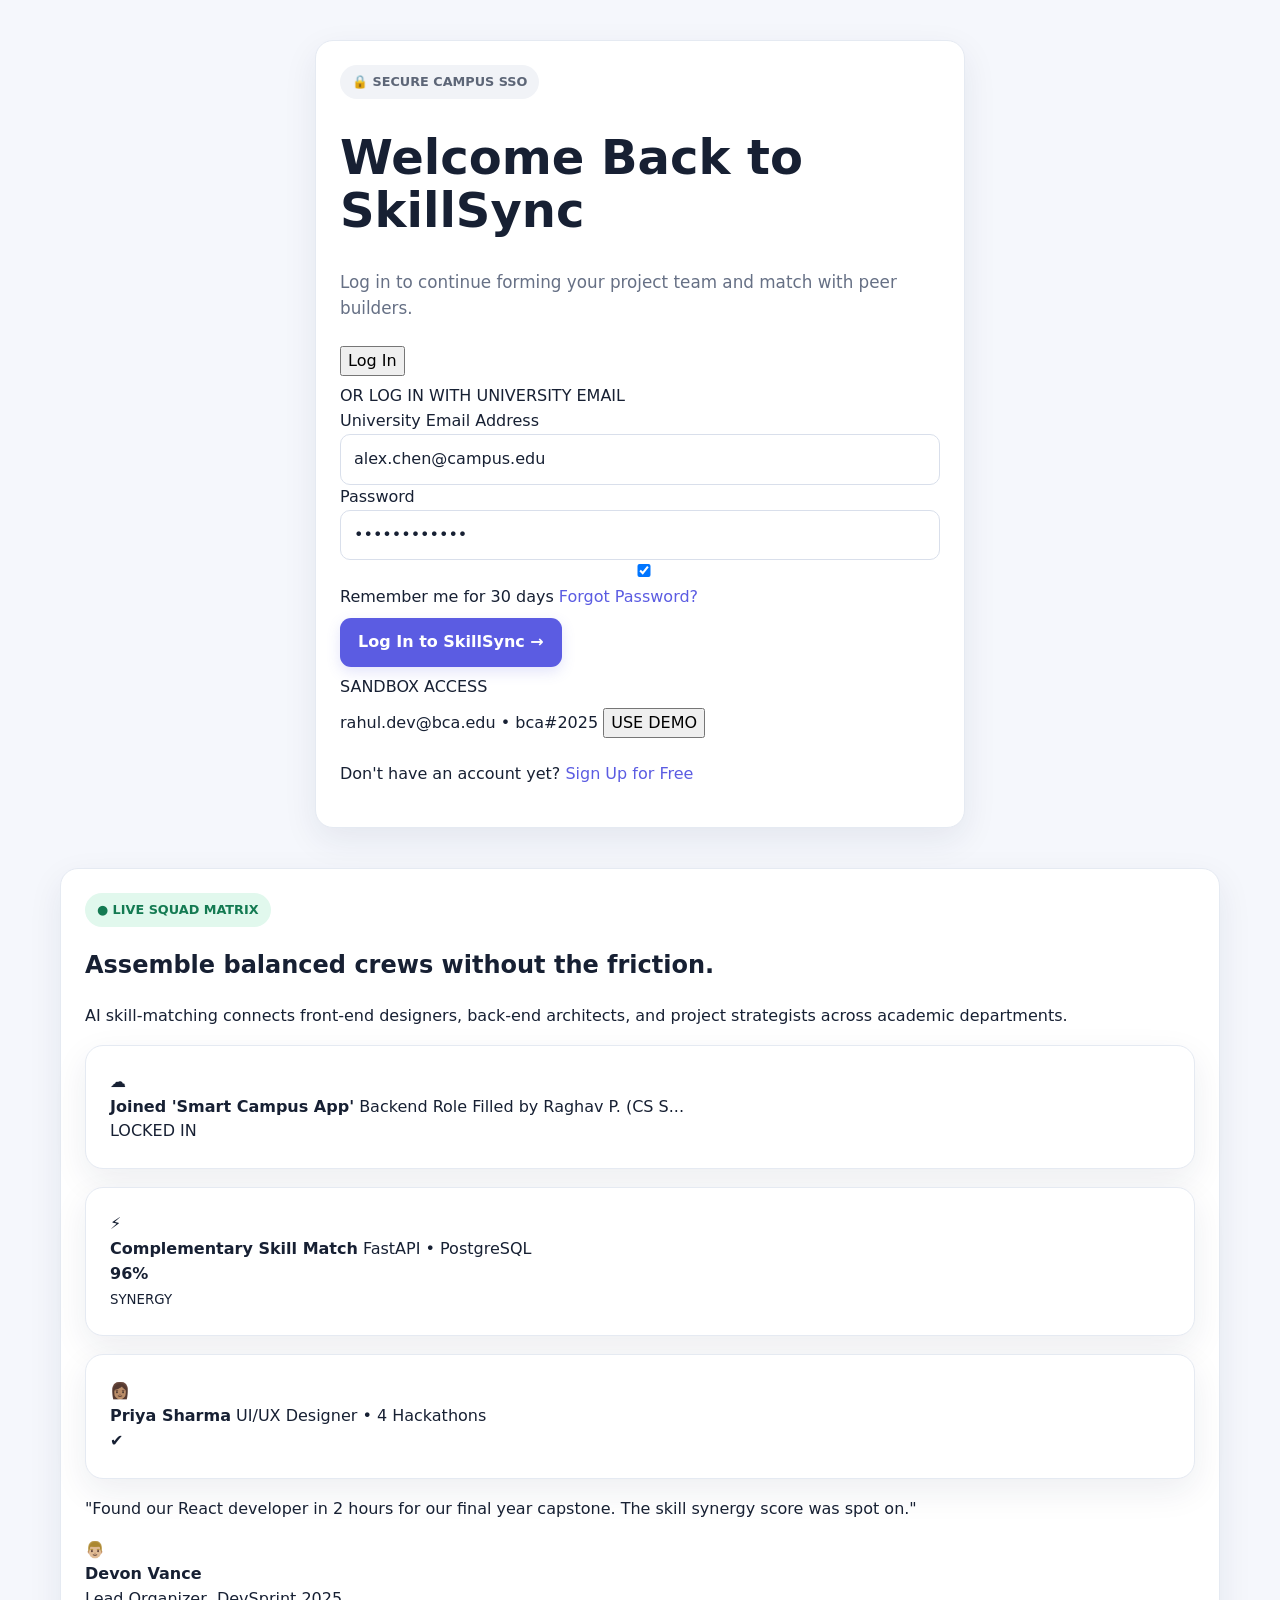
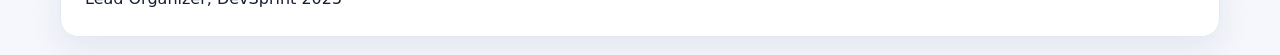
<file: login.html>
<!DOCTYPE html>
<html lang="en">
<head>
    <meta charset="UTF-8">
    <meta name="viewport" content="width=device-width, initial-scale=1.0">
    <title>SkillSync | Log In</title>
    <link rel="stylesheet" href="style.css">
</head>
<body>
    <div class="container">
        
        <!-- Left Side: Login Section -->
        <div class="left-panel">
            <div class="badge gray-badge">🔒 SECURE CAMPUS SSO</div>
            <h1>Welcome Back to SkillSync</h1>
            <p class="subtitle">Log in to continue forming your project team and match with peer builders.</p>

           <button type="submit" class="btn-primary">Log In</button>
   

            <div class="divider">
                <span>OR LOG IN WITH UNIVERSITY EMAIL</span>
            </div>

            <form>
                <div class="input-group">
                    <label>University Email Address</label>
                    <input type="email" value="alex.chen@campus.edu">
                </div>

                <div class="input-group">
                    <label>Password</label>
                    <input type="password" value="••••••••••••">
                </div>

                <div class="form-options">
                    <label>
                        <input type="checkbox" checked> Remember me for 30 days
                    </label>
                    <a href="#" class="link">Forgot Password?</a>
                </div>

                <button type="submit" class="btn btn-primary">Log In to SkillSync →</button>
            </form>

            <div class="sandbox-area">
                <span class="sandbox-label">SANDBOX ACCESS</span>
                <div class="sandbox-content">
                    <span>rahul.dev@bca.edu • bca#2025</span>
                    <button class="btn-demo">USE DEMO</button>
                </div>
            </div>

            <p class="signup-text">
                Don't have an account yet? <a href="#" class="link">Sign Up for Free</a>
            </p>
        </div>

        <!-- Right Side: Info Section -->
        <div class="right-panel">
            <div class="badge green-badge">● LIVE SQUAD MATRIX</div>
            <h2>Assemble balanced crews without the friction.</h2>
            <p>AI skill-matching connects front-end designers, back-end architects, and project strategists across academic departments.</p>

            <div class="card-list">
                <!-- Card 1 -->
                <div class="card">
                    <div class="card-icon blue-icon">☁️</div>
                    <div class="card-info">
                        <strong>Joined 'Smart Campus App'</strong>
                        <span>Backend Role Filled by Raghav P. (CS S...</span>
                    </div>
                    <div class="card-status green-text">LOCKED IN</div>
                </div>

                <!-- Card 2 -->
                <div class="card">
                    <div class="card-icon green-icon">⚡</div>
                    <div class="card-info">
                        <strong>Complementary Skill Match</strong>
                        <span>FastAPI • PostgreSQL</span>
                    </div>
                    <div class="card-status green-text big-text">
                        <strong>96%</strong><br><small>SYNERGY</small>
                    </div>
                </div>

                <!-- Card 3 -->
                <div class="card">
                    <div class="card-icon img-icon">👩🏽</div>
                    <div class="card-info">
                        <strong>Priya Sharma</strong>
                        <span>UI/UX Designer • 4 Hackathons</span>
                    </div>
                    <div class="card-status blue-text">✔️</div>
                </div>
            </div>

            <div class="testimonial">
                <p>"Found our React developer in 2 hours for our final year capstone. The skill synergy score was spot on."</p>
                <div class="author-info">
                    <div class="author-img">👨🏼</div>
                    <div>
                        <strong>Devon Vance</strong>
                        <br>
                        <span>Lead Organizer, DevSprint 2025</span>
                    </div>
                </div>
            </div>
        </div>

    </div>
    <script src="app.js"></script>
</body>
</html>
</file>
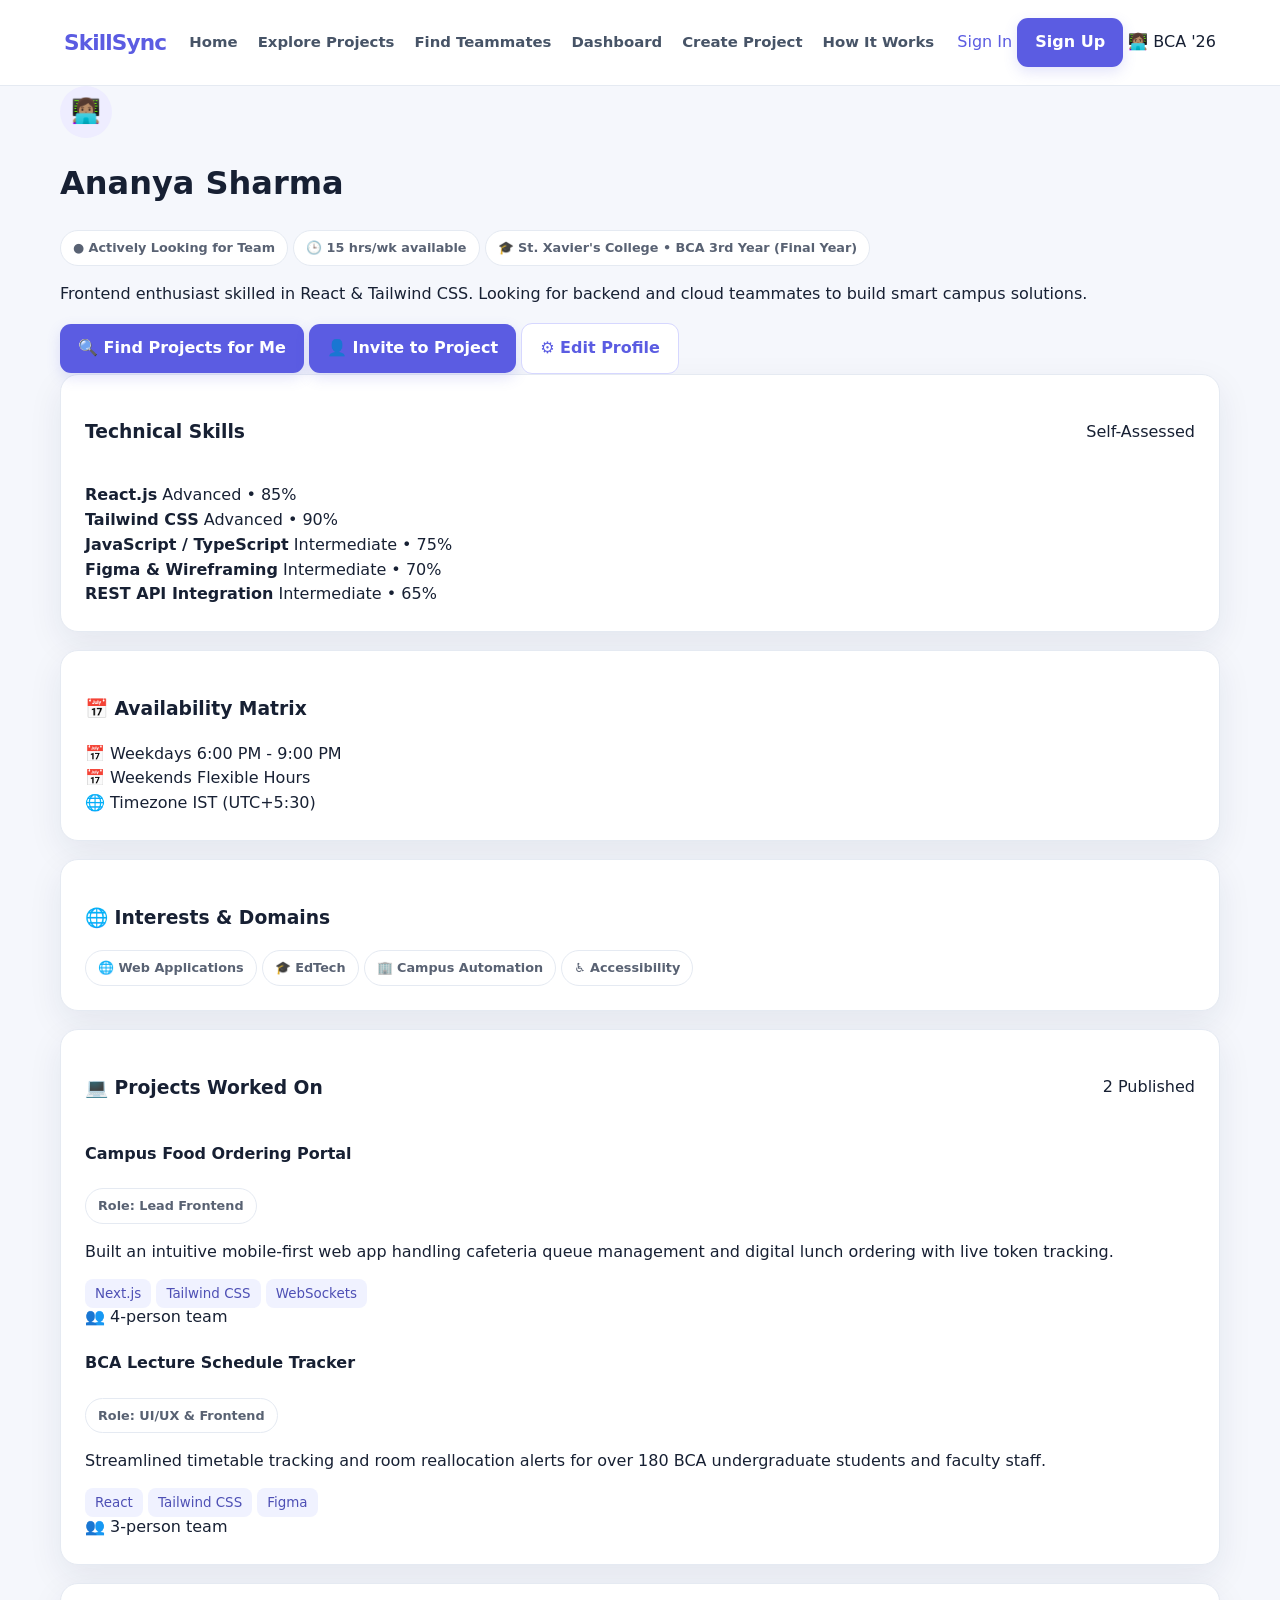
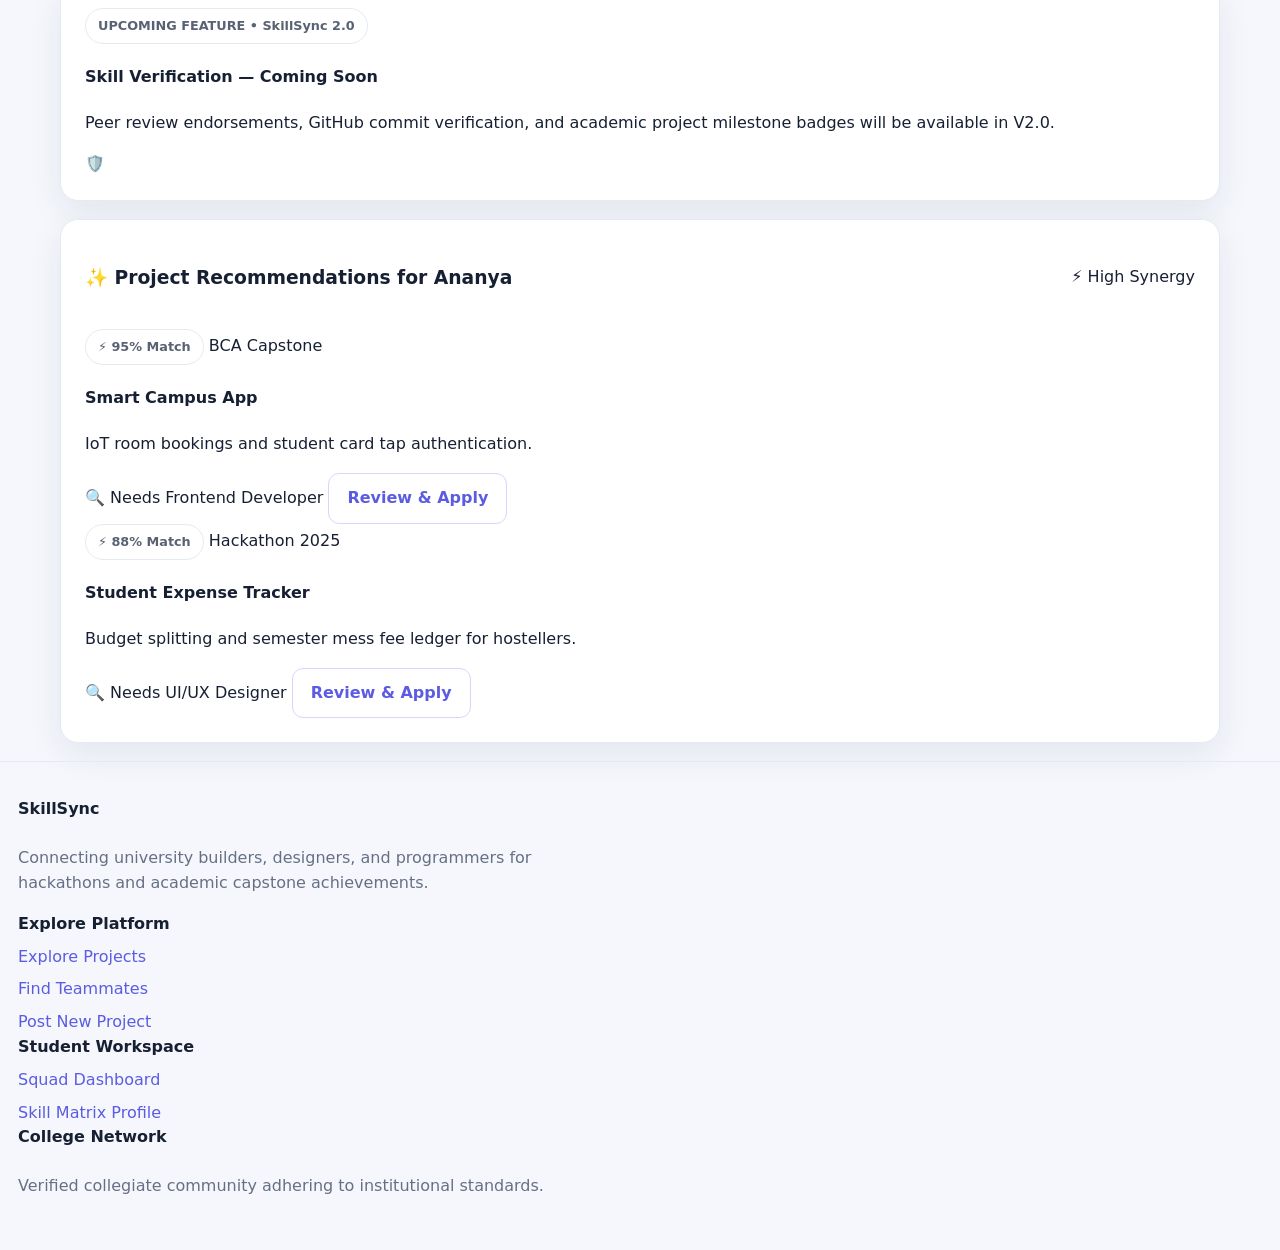
<file: profile.html>
<!DOCTYPE html>
<html lang="en">
<head>
    <meta charset="UTF-8">
    <meta name="viewport" content="width=device-width, initial-scale=1.0">
    <title>SkillSync | Student Profile</title>
    <link rel="stylesheet" href="style.css">
</head>
<body>

    <!-- NAVBAR -->
    <nav class="navbar">
        <div class="nav-brand">SkillSync</div>
        <div class="nav-links">
            <a href="index.html">Home</a>
            <a href="explore-projects.html">Explore Projects</a>
            <a href="find-teammates.html">Find Teammates</a>
            <a href="team-dashboard.html">Dashboard</a>
            <a href="create-project.html">Create Project</a>
            <a href="how-it-works.html">How It Works</a>
        </div>
        <div class="nav-user">
            <a href="#" class="nav-login">Sign In</a>
            <button class="btn btn-primary">Sign Up</button>
            <span class="user-avatar">👩🏽‍💻 BCA '26</span>
        </div>
    </nav>

    <!-- MAIN CONTAINER -->
    <div class="container">

        <!-- HERO PROFILE BANNER -->
        <header class="profile-hero">
            <div class="profile-info">
                <div class="avatar-container">
                    <div class="avatar">👩🏽‍💻</div>
                    <span class="online-dot"></span>
                </div>
                <div class="profile-details">
                    <h1>Ananya Sharma</h1>
                    <div class="badge-row">
                        <span class="pill green-pill">● Actively Looking for Team</span>
                        <span class="pill gray-pill">🕒 15 hrs/wk available</span>
                        <span class="pill gray-pill">🎓 St. Xavier's College • BCA 3rd Year (Final Year)</span>
                    </div>
                    <p class="bio">Frontend enthusiast skilled in React & Tailwind CSS. Looking for backend and cloud teammates to build smart campus solutions.</p>
                </div>
            </div>
            <div class="profile-actions">
                <button class="btn btn-primary">🔍 Find Projects for Me</button>
                <button class="btn btn-secondary">👤 Invite to Project</button>
                <button class="btn btn-outline">⚙️ Edit Profile</button>
            </div>
        </header>

        <!-- 2-COLUMN MAIN CONTENT -->
        <div class="profile-grid">

            <!-- LEFT COLUMN -->
            <aside class="left-column">

                <!-- Technical Skills -->
                <div class="card">
                    <div class="card-header">
                        <h3></> Technical Skills</h3>
                        <span class="small-label">Self-Assessed</span>
                    </div>

                    <div class="skill-item">
                        <div class="skill-meta">
                            <strong>React.js</strong>
                            <span>Advanced • 85%</span>
                        </div>
                        <div class="progress-bar"><div class="fill" style="width: 85%;"></div></div>
                    </div>

                    <div class="skill-item">
                        <div class="skill-meta">
                            <strong>Tailwind CSS</strong>
                            <span>Advanced • 90%</span>
                        </div>
                        <div class="progress-bar"><div class="fill green-fill" style="width: 90%;"></div></div>
                    </div>

                    <div class="skill-item">
                        <div class="skill-meta">
                            <strong>JavaScript / TypeScript</strong>
                            <span>Intermediate • 75%</span>
                        </div>
                        <div class="progress-bar"><div class="fill" style="width: 75%;"></div></div>
                    </div>

                    <div class="skill-item">
                        <div class="skill-meta">
                            <strong>Figma & Wireframing</strong>
                            <span>Intermediate • 70%</span>
                        </div>
                        <div class="progress-bar"><div class="fill" style="width: 70%;"></div></div>
                    </div>

                    <div class="skill-item">
                        <div class="skill-meta">
                            <strong>REST API Integration</strong>
                            <span>Intermediate • 65%</span>
                        </div>
                        <div class="progress-bar"><div class="fill light-fill" style="width: 65%;"></div></div>
                    </div>
                </div>

                <!-- Availability Matrix -->
                <div class="card">
                    <h3>📅 Availability Matrix</h3>
                    
                    <div class="matrix-row">
                        <span>📅 Weekdays</span>
                        <span class="badge-tag">6:00 PM - 9:00 PM</span>
                    </div>
                    <div class="matrix-row">
                        <span>📅 Weekends</span>
                        <span class="badge-tag green-tag">Flexible Hours</span>
                    </div>
                    <div class="matrix-row">
                        <span>🌐 Timezone</span>
                        <span class="badge-tag">IST (UTC+5:30)</span>
                    </div>
                </div>

                <!-- Interests & Domains -->
                <div class="card">
                    <h3>🌐 Interests & Domains</h3>
                    <div class="tag-cloud">
                        <span class="pill purple-pill">🌐 Web Applications</span>
                        <span class="pill purple-pill">🎓 EdTech</span>
                        <span class="pill purple-pill">🏢 Campus Automation</span>
                        <span class="pill purple-pill">♿ Accessibility</span>
                    </div>
                </div>

            </aside>

            <!-- RIGHT COLUMN -->
            <main class="right-column">

                <!-- Projects Worked On -->
                <div class="card">
                    <div class="card-header">
                        <h3>💻 Projects Worked On</h3>
                        <span class="small-label">2 Published</span>
                    </div>

                    <!-- Project 1 -->
                    <div class="project-box">
                        <div class="project-header">
                            <h4>Campus Food Ordering Portal</h4>
                            <span class="pill purple-pill">Role: Lead Frontend</span>
                        </div>
                        <p>Built an intuitive mobile-first web app handling cafeteria queue management and digital lunch ordering with live token tracking.</p>
                        <div class="project-footer">
                            <div class="tech-stack">
                                <span class="tag">Next.js</span>
                                <span class="tag">Tailwind CSS</span>
                                <span class="tag">WebSockets</span>
                            </div>
                            <span class="team-size">👥 4-person team</span>
                        </div>
                    </div>

                    <!-- Project 2 -->
                    <div class="project-box">
                        <div class="project-header">
                            <h4>BCA Lecture Schedule Tracker</h4>
                            <span class="pill blue-pill">Role: UI/UX & Frontend</span>
                        </div>
                        <p>Streamlined timetable tracking and room reallocation alerts for over 180 BCA undergraduate students and faculty staff.</p>
                        <div class="project-footer">
                            <div class="tech-stack">
                                <span class="tag">React</span>
                                <span class="tag">Tailwind CSS</span>
                                <span class="tag">Figma</span>
                            </div>
                            <span class="team-size">👥 3-person team</span>
                        </div>
                    </div>
                </div>

                <!-- Skill Verification Callout -->
                <div class="card banner-card">
                    <div class="banner-text">
                        <span class="pill dark-purple-pill">UPCOMING FEATURE • SkillSync 2.0</span>
                        <h4>Skill Verification — Coming Soon</h4>
                        <p>Peer review endorsements, GitHub commit verification, and academic project milestone badges will be available in V2.0.</p>
                    </div>
                    <div class="banner-icon">🛡️</div>
                </div>

                <!-- Project Recommendations -->
                <div class="card">
                    <div class="card-header">
                        <h3>✨ Project Recommendations for Ananya</h3>
                        <span class="small-label green-text">⚡ High Synergy</span>
                    </div>

                    <div class="recommendations-grid">
                        
                        <!-- Recommendation 1 -->
                        <div class="rec-card">
                            <div class="rec-meta">
                                <span class="pill green-pill">⚡ 95% Match</span>
                                <span class="rec-type">BCA Capstone</span>
                            </div>
                            <h4>Smart Campus App</h4>
                            <p>IoT room bookings and student card tap authentication.</p>
                            <span class="need-tag">🔍 Needs Frontend Developer</span>
                            <button class="btn btn-outline full-btn">Review & Apply</button>
                        </div>

                        <!-- Recommendation 2 -->
                        <div class="rec-card">
                            <div class="rec-meta">
                                <span class="pill green-pill">⚡ 88% Match</span>
                                <span class="rec-type">Hackathon 2025</span>
                            </div>
                            <h4>Student Expense Tracker</h4>
                            <p>Budget splitting and semester mess fee ledger for hostellers.</p>
                            <span class="need-tag">🔍 Needs UI/UX Designer</span>
                            <button class="btn btn-outline full-btn">Review & Apply</button>
                        </div>

                    </div>
                </div>

            </main>

        </div>
    </div>

    <!-- FOOTER -->
    <footer class="footer">
        <div class="container footer-content">
            <div class="footer-col">
                <strong>SkillSync</strong>
                <p>Connecting university builders, designers, and programmers for hackathons and academic capstone achievements.</p>
            </div>
            <div class="footer-col">
                <strong>Explore Platform</strong>
                <a href="explore-projects.html">Explore Projects</a>
                <a href="find-teammates.html">Find Teammates</a>
                <a href="#">Post New Project</a>
            </div>
            <div class="footer-col">
                <strong>Student Workspace</strong>
                <a href="#">Squad Dashboard</a>
                <a href="#">Skill Matrix Profile</a>
            </div>
            <div class="footer-col">
                <strong>College Network</strong>
                <p>Verified collegiate community adhering to institutional standards.</p>
            </div>
        </div>
    </footer>

    <script src="app.js"></script>
</body>
</html>
</file>
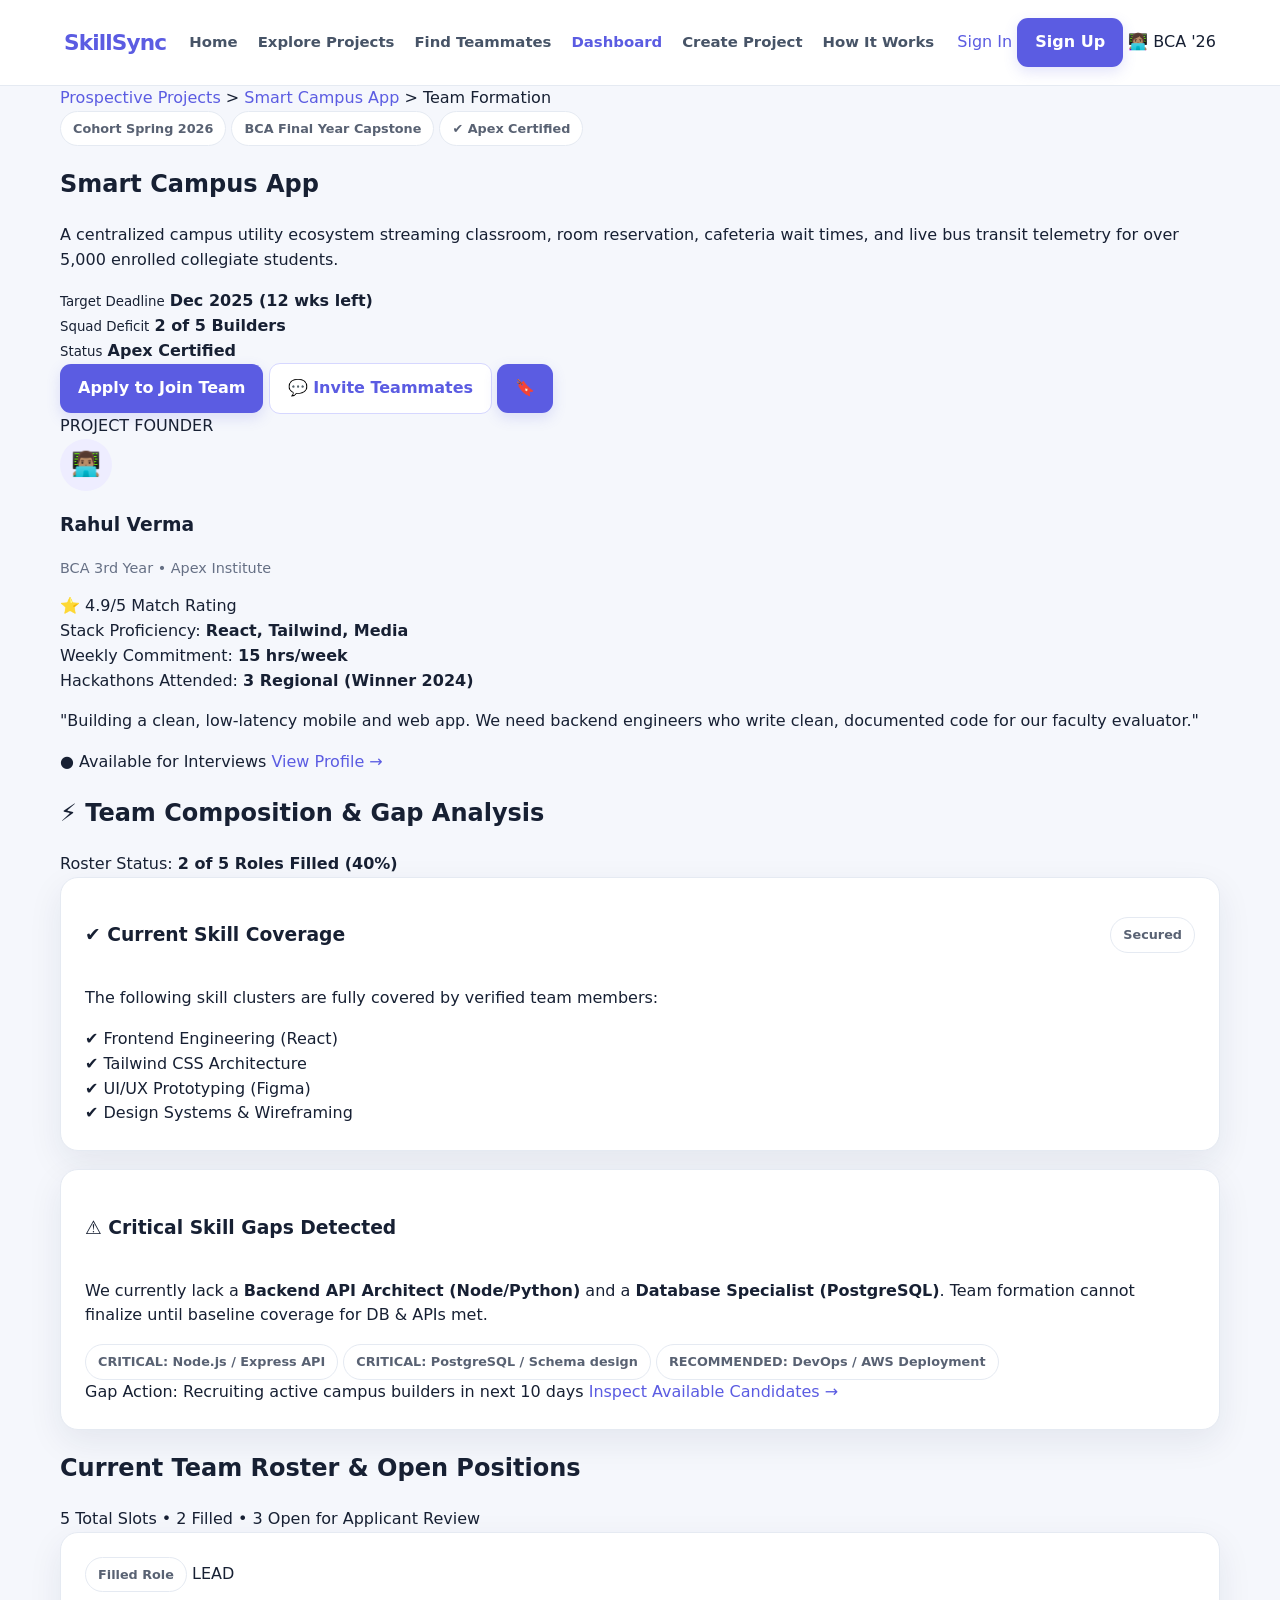
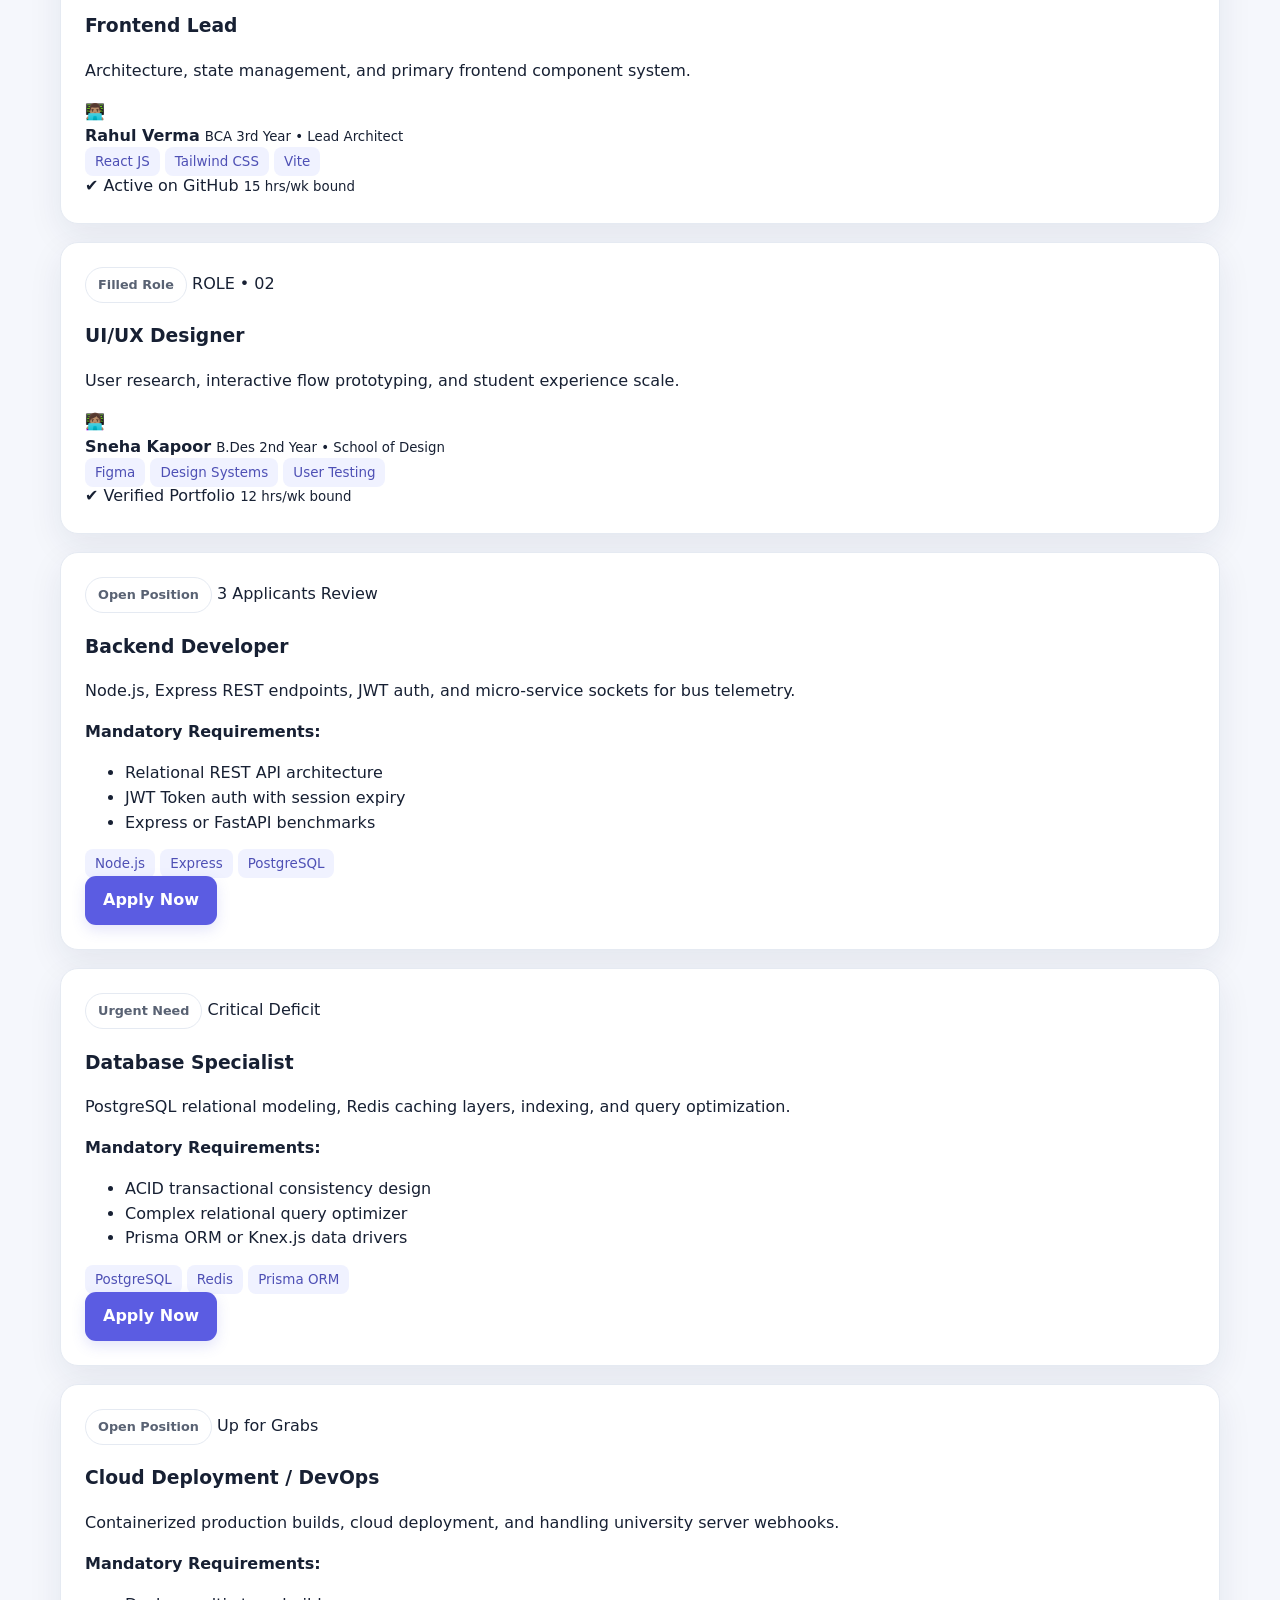
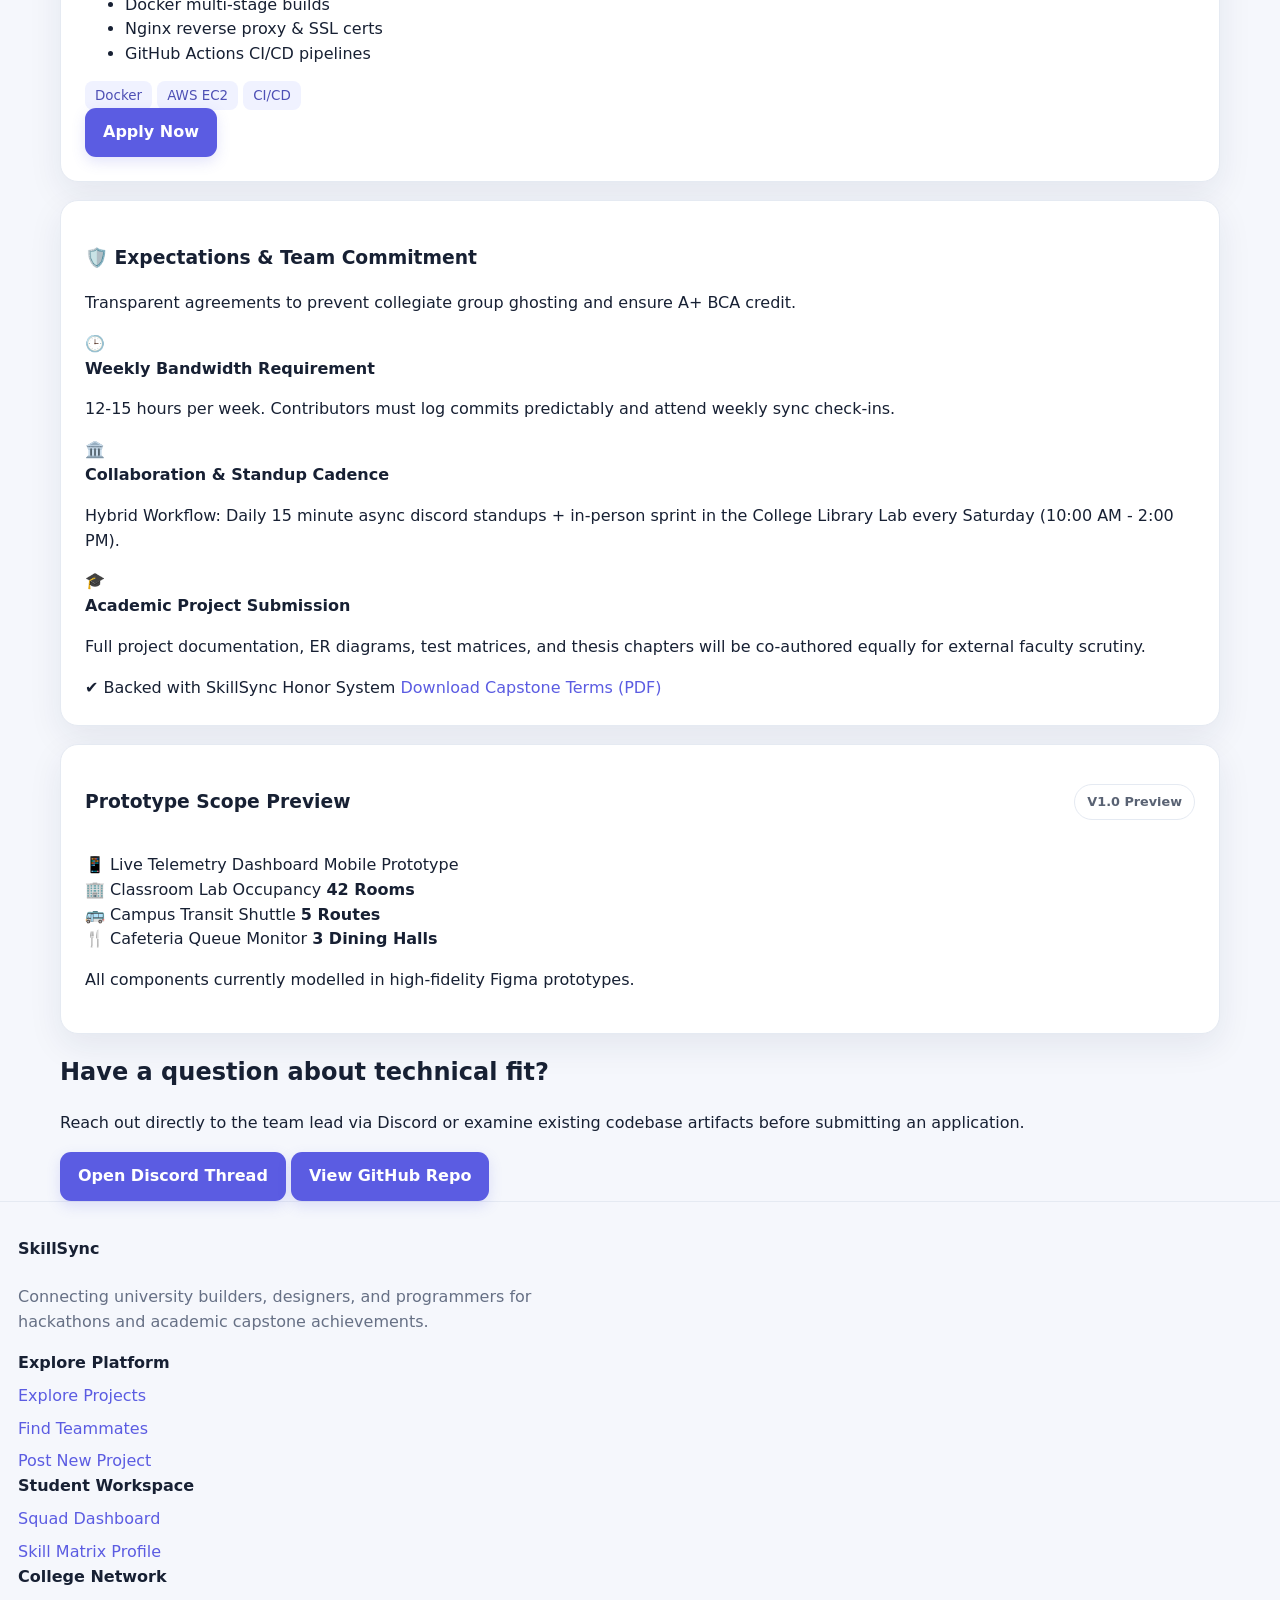
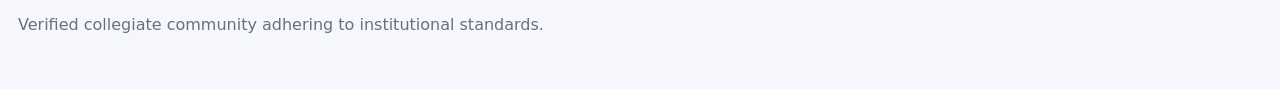
<file: smart-campus.html>
<!DOCTYPE html>
<html lang="en">
<head>
    <meta charset="UTF-8">
    <meta name="viewport" content="width=device-width, initial-scale=1.0">
    <title>SkillSync | Smart Campus</title>
    <link rel="stylesheet" href="style.css">
</head>
<body>

    <!-- NAVBAR -->
    <nav class="navbar">
        <div class="nav-brand">SkillSync</div>
        <div class="nav-links">
            <a href="index.html">Home</a>
            <a href="explore-projects.html">Explore Projects</a>
            <a href="find-teammates.html">Find Teammates</a>
            <a href="team-dashboard.html" class="active">Dashboard</a>
            <a href="create-project.html">Create Project</a>
            <a href="how-it-works.html">How It Works</a>
        </div>
        <div class="nav-user">
            <a href="#" class="nav-login">Sign In</a>
            <button class="btn btn-primary">Sign Up</button>
            <span class="user-avatar">👩🏽‍💻 BCA '26</span>
        </div>
    </nav>

    <div class="container">

        <!-- BREADCRUMB -->
        <div class="breadcrumb">
            <a href="#">Prospective Projects</a> > <a href="#">Smart Campus App</a> > <span>Team Formation</span>
        </div>

        <!-- HERO SECTION & FOUNDER PROFILE -->
        <section class="hero-grid">
            
            <!-- Project Main Info -->
            <div class="hero-main-card">
                <div class="badge-row">
                    <span class="pill purple-pill">Cohort Spring 2026</span>
                    <span class="pill blue-pill">BCA Final Year Capstone</span>
                    <span class="pill green-pill">✔ Apex Certified</span>
                </div>

                <h1>Smart Campus App</h1>
                <p class="hero-desc">
                    A centralized campus utility ecosystem streaming classroom, room reservation, cafeteria wait times, and live bus transit telemetry for over 5,000 enrolled collegiate students.
                </p>

                <div class="metrics-row">
                    <div class="metric-item">
                        <small>Target Deadline</small>
                        <strong>Dec 2025 (12 wks left)</strong>
                    </div>
                    <div class="metric-item">
                        <small>Squad Deficit</small>
                        <strong>2 of 5 Builders</strong>
                    </div>
                    <div class="metric-item">
                        <small>Status</small>
                        <strong class="green-text">Apex Certified</strong>
                    </div>
                </div>

                <div class="hero-actions">
                    <button class="btn btn-primary btn-large">Apply to Join Team</button>
                    <button class="btn btn-outline btn-large">💬 Invite Teammates</button>
                    <button class="btn btn-icon">🔖</button>
                </div>
            </div>

            <!-- Founder Profile Card -->
            <div class="founder-card">
                <span class="card-label">PROJECT FOUNDER</span>
                <div class="founder-info">
                    <div class="avatar">👨🏽‍💻</div>
                    <div>
                        <h3>Rahul Verma</h3>
                        <p class="meta">BCA 3rd Year • Apex Institute</p>
                        <span class="rating">⭐ 4.9/5 Match Rating</span>
                    </div>
                </div>

                <div class="founder-details">
                    <div class="detail-line">
                        <span>Stack Proficiency:</span>
                        <strong>React, Tailwind, Media</strong>
                    </div>
                    <div class="detail-line">
                        <span>Weekly Commitment:</span>
                        <strong>15 hrs/week</strong>
                    </div>
                    <div class="detail-line">
                        <span>Hackathons Attended:</span>
                        <strong>3 Regional (Winner 2024)</strong>
                    </div>
                </div>

                <p class="founder-quote">"Building a clean, low-latency mobile and web app. We need backend engineers who write clean, documented code for our faculty evaluator."</p>

                <div class="founder-footer">
                    <span class="online-status">● Available for Interviews</span>
                    <a href="#" class="link-btn">View Profile →</a>
                </div>
            </div>

        </section>

        <!-- TEAM COMPOSITION & GAP ANALYSIS -->
        <section class="section-container">
            <div class="section-title-bar">
                <h2>⚡ Team Composition & Gap Analysis</h2>
                <span class="status-badge">Roster Status: <strong>2 of 5 Roles Filled (40%)</strong></span>
            </div>

            <div class="gap-grid">
                <!-- Secured Skills Card -->
                <div class="card gap-card green-border">
                    <div class="card-header">
                        <h3><span class="icon">✔</span> Current Skill Coverage</h3>
                        <span class="pill green-pill">Secured</span>
                    </div>
                    <p class="card-subtext">The following skill clusters are fully covered by verified team members:</p>

                    <div class="check-list">
                        <div class="check-item"><span class="check-icon">✔</span> Frontend Engineering (React)</div>
                        <div class="check-item"><span class="check-icon">✔</span> Tailwind CSS Architecture</div>
                        <div class="check-item"><span class="check-icon">✔</span> UI/UX Prototyping (Figma)</div>
                        <div class="check-item"><span class="check-icon">✔</span> Design Systems & Wireframing</div>
                    </div>
                </div>

                <!-- Critical Skill Gaps Alert Card -->
                <div class="card gap-card red-border alert-bg">
                    <div class="card-header">
                        <h3 class="red-text"><span class="icon">⚠️</span> Critical Skill Gaps Detected</h3>
                    </div>
                    <p class="card-subtext">
                        We currently lack a <strong>Backend API Architect (Node/Python)</strong> and a <strong>Database Specialist (PostgreSQL)</strong>. Team formation cannot finalize until baseline coverage for DB & APIs met.
                    </p>

                    <div class="gap-tags">
                        <span class="pill red-pill">CRITICAL: Node.js / Express API</span>
                        <span class="pill red-pill">CRITICAL: PostgreSQL / Schema design</span>
                        <span class="pill light-purple-pill">RECOMMENDED: DevOps / AWS Deployment</span>
                    </div>

                    <div class="gap-footer">
                        <span>Gap Action: Recruiting active campus builders in next 10 days</span>
                        <a href="#" class="link-btn red-link">Inspect Available Candidates →</a>
                    </div>
                </div>
            </div>
        </section>

        <!-- CURRENT TEAM ROSTER & OPEN POSITIONS -->
        <section class="section-container">
            <div class="section-title-bar">
                <h2>Current Team Roster & Open Positions</h2>
                <span class="small-meta">5 Total Slots • 2 Filled • 3 Open for Applicant Review</span>
            </div>

            <div class="roster-grid">

                <!-- Member 1: Filled -->
                <div class="card roster-card">
                    <div class="roster-top">
                        <span class="pill green-pill">Filled Role</span>
                        <span class="role-tag">LEAD</span>
                    </div>
                    <h3>Frontend Lead</h3>
                    <p class="role-desc">Architecture, state management, and primary frontend component system.</p>

                    <div class="member-profile">
                        <div class="avatar-sm">👨🏽‍💻</div>
                        <div>
                            <strong>Rahul Verma</strong>
                            <small>BCA 3rd Year • Lead Architect</small>
                        </div>
                    </div>

                    <div class="stack-tags">
                        <span class="tag">React JS</span>
                        <span class="tag">Tailwind CSS</span>
                        <span class="tag">Vite</span>
                    </div>

                    <div class="card-bottom">
                        <span class="green-text">✔ Active on GitHub</span>
                        <small>15 hrs/wk bound</small>
                    </div>
                </div>

                <!-- Member 2: Filled -->
                <div class="card roster-card">
                    <div class="roster-top">
                        <span class="pill green-pill">Filled Role</span>
                        <span class="role-tag">ROLE • 02</span>
                    </div>
                    <h3>UI/UX Designer</h3>
                    <p class="role-desc">User research, interactive flow prototyping, and student experience scale.</p>

                    <div class="member-profile">
                        <div class="avatar-sm">👩🏽‍💻</div>
                        <div>
                            <strong>Sneha Kapoor</strong>
                            <small>B.Des 2nd Year • School of Design</small>
                        </div>
                    </div>

                    <div class="stack-tags">
                        <span class="tag">Figma</span>
                        <span class="tag">Design Systems</span>
                        <span class="tag">User Testing</span>
                    </div>

                    <div class="card-bottom">
                        <span class="green-text">✔ Verified Portfolio</span>
                        <small>12 hrs/wk bound</small>
                    </div>
                </div>

                <!-- Position 3: Open -->
                <div class="card roster-card open-card">
                    <div class="roster-top">
                        <span class="pill blue-pill">Open Position</span>
                        <span class="role-tag blue-text">3 Applicants Review</span>
                    </div>
                    <h3>Backend Developer</h3>
                    <p class="role-desc">Node.js, Express REST endpoints, JWT auth, and micro-service sockets for bus telemetry.</p>

                    <div class="requirements-box">
                        <strong>Mandatory Requirements:</strong>
                        <ul>
                            <li>Relational REST API architecture</li>
                            <li>JWT Token auth with session expiry</li>
                            <li>Express or FastAPI benchmarks</li>
                        </ul>
                    </div>

                    <div class="stack-tags">
                        <span class="tag">Node.js</span>
                        <span class="tag">Express</span>
                        <span class="tag">PostgreSQL</span>
                    </div>

                    <button class="btn btn-primary full-btn">Apply Now</button>
                </div>

                <!-- Position 4: Open Urgent -->
                <div class="card roster-card open-card red-highlight">
                    <div class="roster-top">
                        <span class="pill red-pill">Urgent Need</span>
                        <span class="role-tag red-text">Critical Deficit</span>
                    </div>
                    <h3>Database Specialist</h3>
                    <p class="role-desc">PostgreSQL relational modeling, Redis caching layers, indexing, and query optimization.</p>

                    <div class="requirements-box">
                        <strong>Mandatory Requirements:</strong>
                        <ul>
                            <li>ACID transactional consistency design</li>
                            <li>Complex relational query optimizer</li>
                            <li>Prisma ORM or Knex.js data drivers</li>
                        </ul>
                    </div>

                    <div class="stack-tags">
                        <span class="tag">PostgreSQL</span>
                        <span class="tag">Redis</span>
                        <span class="tag">Prisma ORM</span>
                    </div>

                    <button class="btn btn-primary full-btn">Apply Now</button>
                </div>

                <!-- Position 5: Open -->
                <div class="card roster-card open-card">
                    <div class="roster-top">
                        <span class="pill blue-pill">Open Position</span>
                        <span class="role-tag">Up for Grabs</span>
                    </div>
                    <h3>Cloud Deployment / DevOps</h3>
                    <p class="role-desc">Containerized production builds, cloud deployment, and handling university server webhooks.</p>

                    <div class="requirements-box">
                        <strong>Mandatory Requirements:</strong>
                        <ul>
                            <li>Docker multi-stage builds</li>
                            <li>Nginx reverse proxy & SSL certs</li>
                            <li>GitHub Actions CI/CD pipelines</li>
                        </ul>
                    </div>

                    <div class="stack-tags">
                        <span class="tag">Docker</span>
                        <span class="tag">AWS EC2</span>
                        <span class="tag">CI/CD</span>
                    </div>

                    <button class="btn btn-primary full-btn">Apply Now</button>
                </div>

            </div>
        </section>

        <!-- EXPECTATIONS & PROTOTYPE PREVIEW -->
        <section class="commitment-grid">
            
            <!-- Left: Expectations -->
            <div class="card">
                <h3>🛡️ Expectations & Team Commitment</h3>
                <p class="subtext-p">Transparent agreements to prevent collegiate group ghosting and ensure A+ BCA credit.</p>

                <div class="expectation-box">
                    <div class="icon-circle">🕒</div>
                    <div>
                        <strong>Weekly Bandwidth Requirement</strong>
                        <p>12-15 hours per week. Contributors must log commits predictably and attend weekly sync check-ins.</p>
                    </div>
                </div>

                <div class="expectation-box">
                    <div class="icon-circle">🏛️</div>
                    <div>
                        <strong>Collaboration & Standup Cadence</strong>
                        <p>Hybrid Workflow: Daily 15 minute async discord standups + in-person sprint in the College Library Lab every Saturday (10:00 AM - 2:00 PM).</p>
                    </div>
                </div>

                <div class="expectation-box">
                    <div class="icon-circle">🎓</div>
                    <div>
                        <strong>Academic Project Submission</strong>
                        <p>Full project documentation, ER diagrams, test matrices, and thesis chapters will be co-authored equally for external faculty scrutiny.</p>
                    </div>
                </div>

                <div class="commitment-footer">
                    <span>✔ Backed with SkillSync Honor System</span>
                    <a href="#" class="link-btn">Download Capstone Terms (PDF)</a>
                </div>
            </div>

            <!-- Right: Prototype Scope Preview -->
            <div class="card">
                <div class="card-header">
                    <h3>Prototype Scope Preview</h3>
                    <span class="pill purple-pill">V1.0 Preview</span>
                </div>

                <div class="mockup-display">
                    <div class="mockup-img-placeholder">
                        📱 Live Telemetry Dashboard Mobile Prototype
                    </div>
                </div>

                <div class="scope-list">
                    <div class="scope-item">
                        <span>🏢 Classroom Lab Occupancy</span>
                        <strong>42 Rooms</strong>
                    </div>
                    <div class="scope-item">
                        <span>🚌 Campus Transit Shuttle</span>
                        <strong>5 Routes</strong>
                    </div>
                    <div class="scope-item">
                        <span>🍴 Cafeteria Queue Monitor</span>
                        <strong>3 Dining Halls</strong>
                    </div>
                </div>

                <p class="footnote">All components currently modelled in high-fidelity Figma prototypes.</p>
            </div>

        </section>

        <!-- TECHNICAL FIT CTA BANNER -->
        <section class="banner-cta">
            <div>
                <h2>Have a question about technical fit?</h2>
                <p>Reach out directly to the team lead via Discord or examine existing codebase artifacts before submitting an application.</p>
            </div>
            <div class="banner-buttons">
                <button class="btn btn-light">Open Discord Thread</button>
                <button class="btn btn-outline-white">View GitHub Repo</button>
            </div>
        </section>

    </div>

    <!-- FOOTER -->
    <footer class="footer">
        <div class="container footer-content">
            <div class="footer-col">
                <strong>SkillSync</strong>
                <p>Connecting university builders, designers, and programmers for hackathons and academic capstone achievements.</p>
            </div>
            <div class="footer-col">
                <strong>Explore Platform</strong>
                <a href="explore-projects.html">Explore Projects</a>
                <a href="find-teammates.html">Find Teammates</a>
                <a href="#">Post New Project</a>
            </div>
            <div class="footer-col">
                <strong>Student Workspace</strong>
                <a href="#">Squad Dashboard</a>
                <a href="#">Skill Matrix Profile</a>
            </div>
            <div class="footer-col">
                <strong>College Network</strong>
                <p>Verified collegiate community adhering to institutional standards.</p>
            </div>
        </div>
    </footer>

    <script src="app.js"></script>
</body>
</html>
</file>
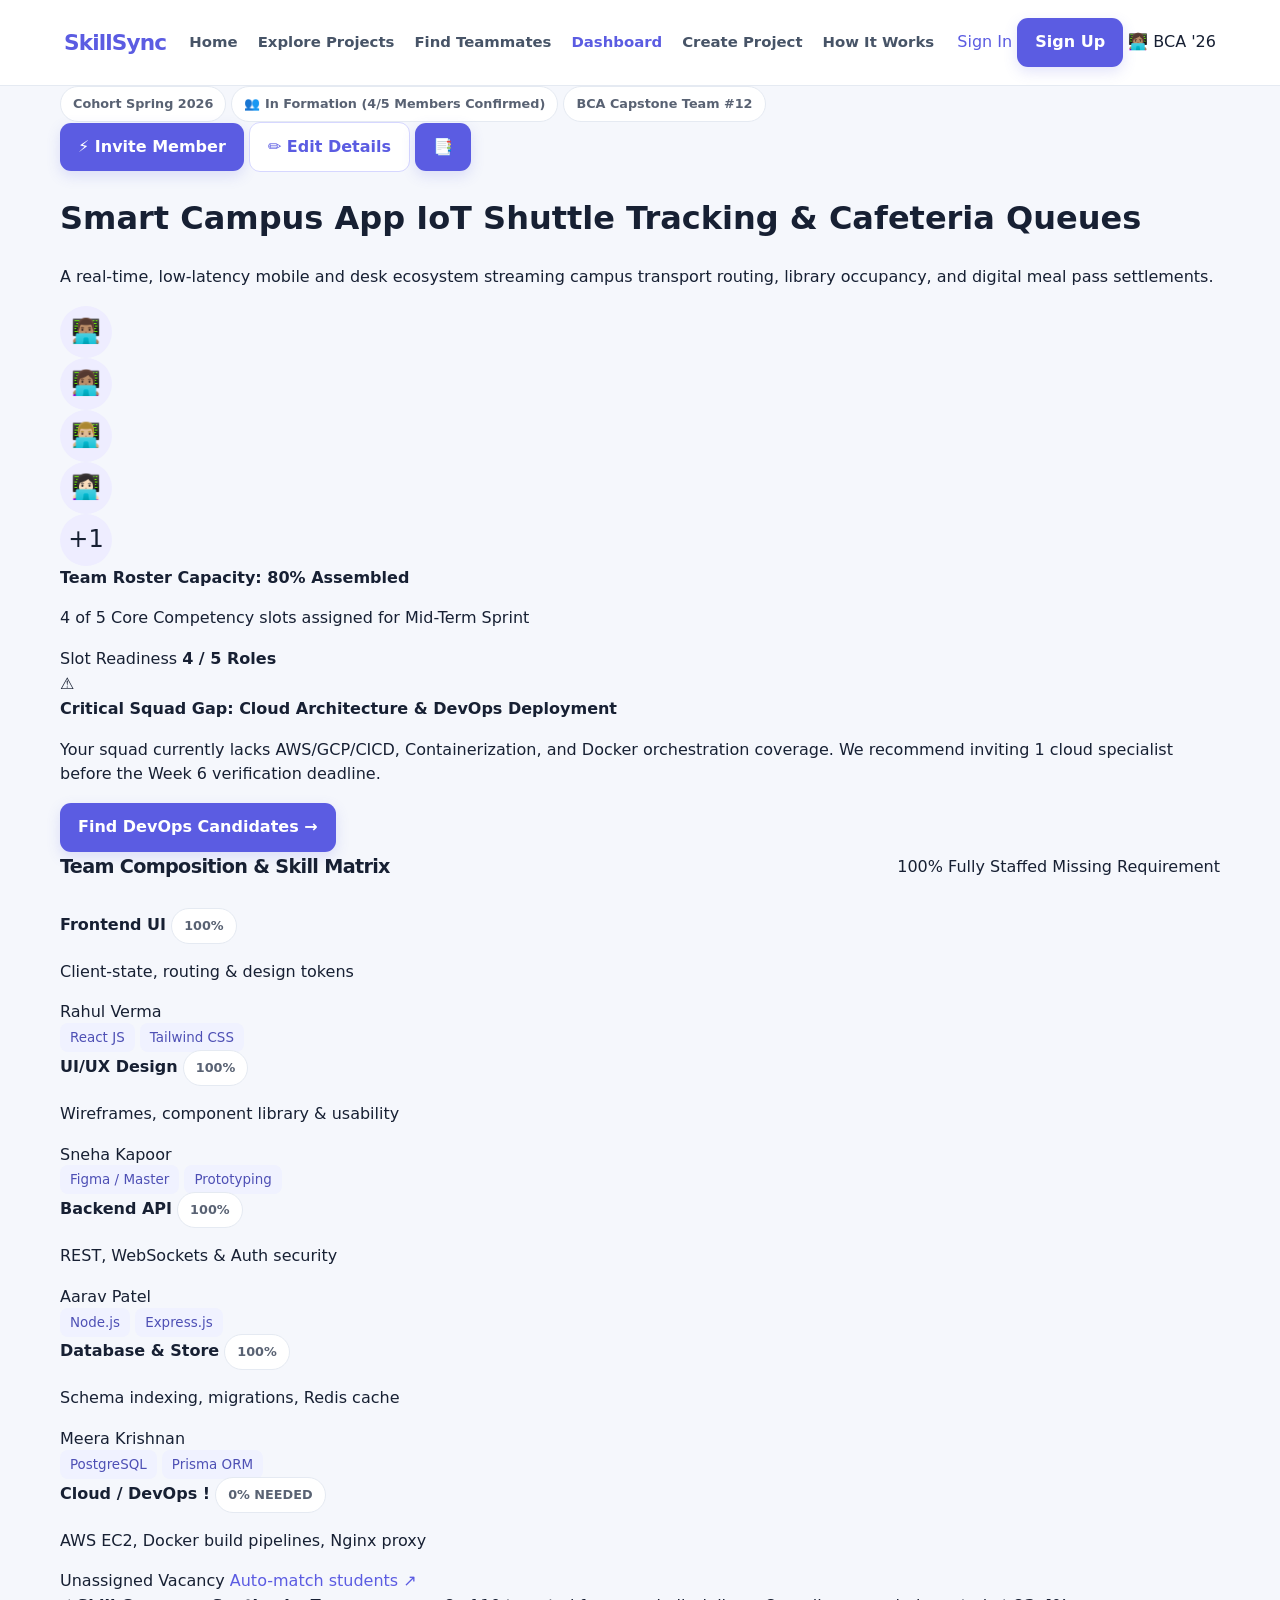
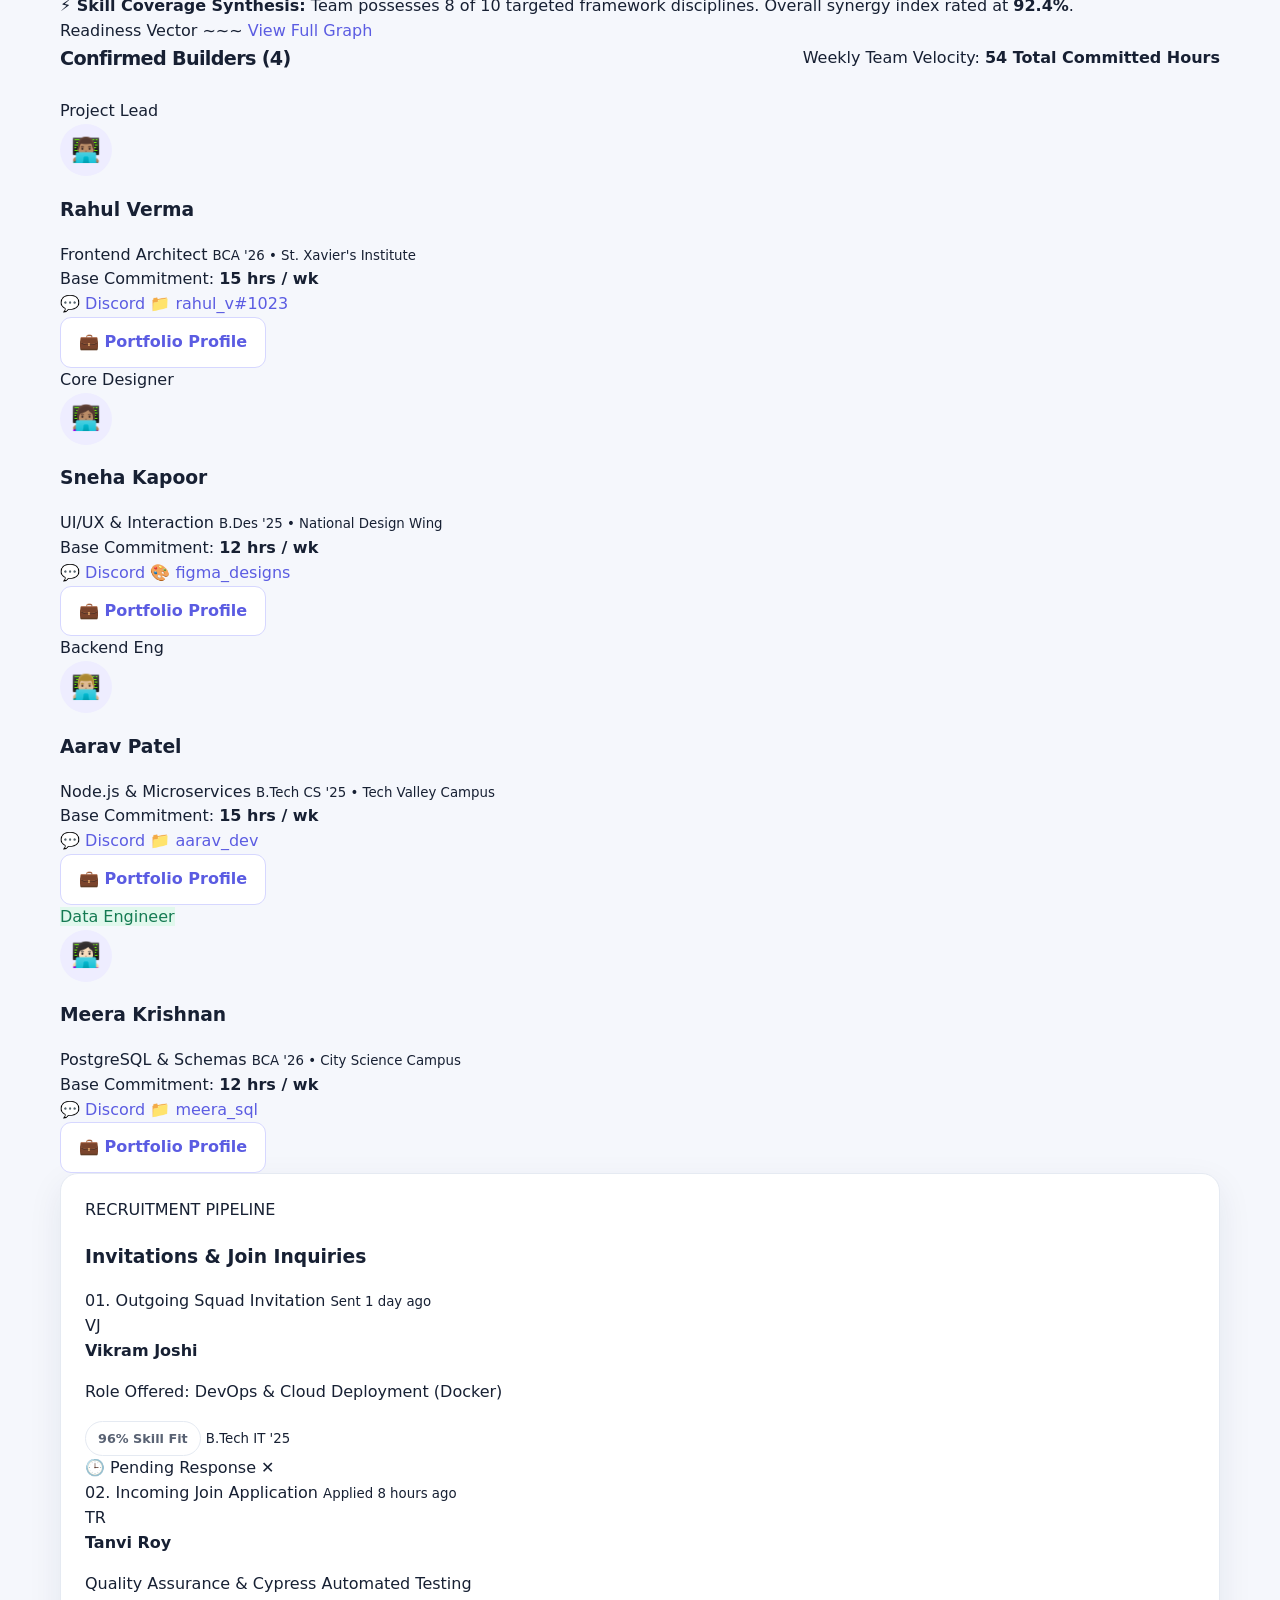
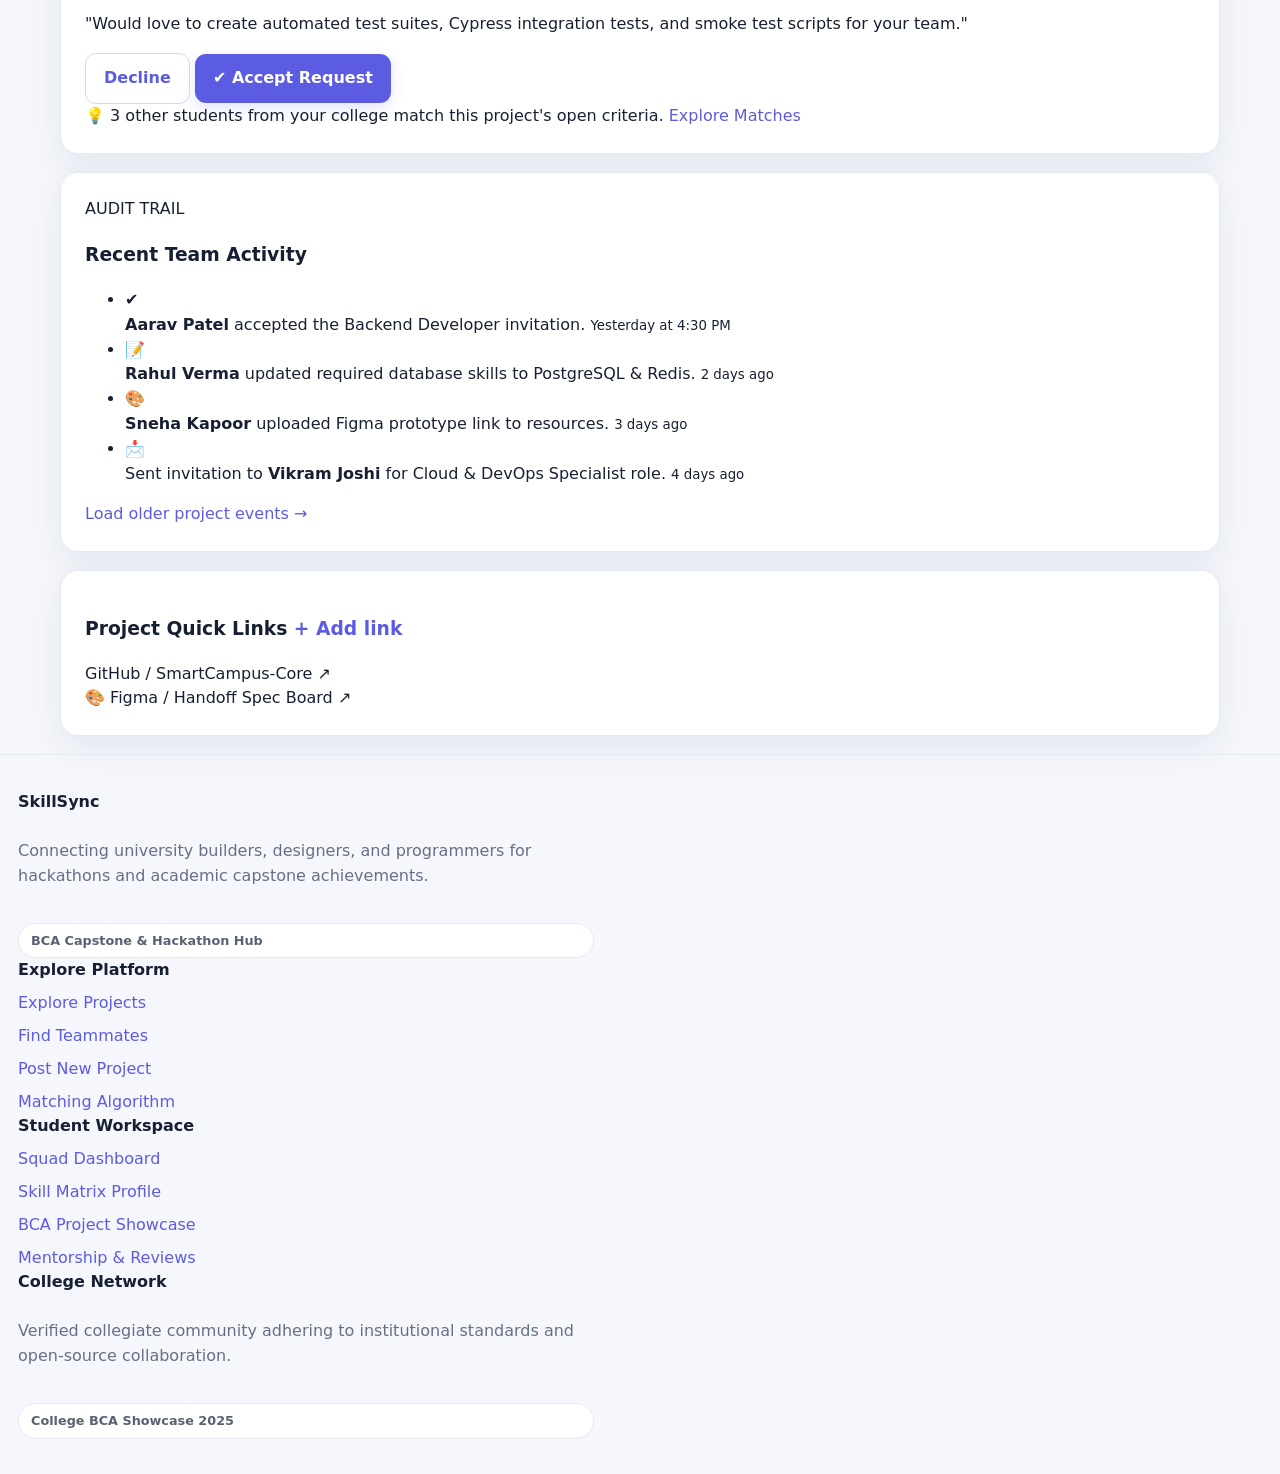
<file: team-dashboard.html>
<!DOCTYPE html>
<html lang="en">
<head>
    <meta charset="UTF-8">
    <meta name="viewport" content="width=device-width, initial-scale=1.0">
    <title>SkillSync | Team Dashboard</title>
    <link rel="stylesheet" href="style.css">
</head>
<body>

    <!-- NAVBAR -->
    <nav class="navbar">
        <div class="nav-brand">SkillSync</div>
        <div class="nav-links">
            <a href="index.html">Home</a>
            <a href="explore-projects.html">Explore Projects</a>
            <a href="find-teammates.html">Find Teammates</a>
            <a href="team-dashboard.html" class="active">Dashboard</a>
            <a href="create-project.html">Create Project</a>
            <a href="how-it-works.html">How It Works</a>
        </div>
        <div class="nav-user">
            <a href="#" class="nav-login">Sign In</a>
            <button class="btn btn-primary">Sign Up</button>
            <span class="user-avatar">👩🏽‍💻 BCA '26</span>
        </div>
    </nav>

    <div class="container">

        <!-- DASHBOARD HEADER / PROJECT HERO -->
        <header class="project-hero">
            <div class="hero-top">
                <div class="badge-group">
                    <span class="pill blue-pill">Cohort Spring 2026</span>
                    <span class="pill purple-pill">👥 In Formation (4/5 Members Confirmed)</span>
                    <span class="pill gray-pill">BCA Capstone Team #12</span>
                </div>
                <div class="hero-actions">
                    <button class="btn btn-primary">⚡ Invite Member</button>
                    <button class="btn btn-outline">✏️ Edit Details</button>
                    <button class="btn btn-icon">📑</button>
                </div>
            </div>

            <h1 class="project-title">Smart Campus App <span class="project-subtitle">IoT Shuttle Tracking & Cafeteria Queues</span></h1>
            <p class="project-desc">A real-time, low-latency mobile and desk ecosystem streaming campus transport routing, library occupancy, and digital meal pass settlements.</p>

            <div class="hero-stats-bar">
                <div class="roster-avatars">
                    <div class="avatar-stack">
                        <span class="avatar">👨🏽‍💻</span>
                        <span class="avatar">👩🏽‍💻</span>
                        <span class="avatar">👨🏼‍💻</span>
                        <span class="avatar">👩🏻‍💻</span>
                        <span class="avatar extra-avatar">+1</span>
                    </div>
                    <div>
                        <strong>Team Roster Capacity: 80% Assembled</strong>
                        <p class="sub-text">4 of 5 Core Competency slots assigned for Mid-Term Sprint</p>
                    </div>
                </div>

                <div class="readiness-meter">
                    <div class="meter-text">
                        <span>Slot Readiness</span>
                        <strong>4 / 5 Roles</strong>
                    </div>
                    <div class="progress-bar"><div class="fill" style="width: 80%;"></div></div>
                </div>
            </div>
        </header>

        <!-- CRITICAL SQUAD GAP ALERT -->
        <div class="alert-banner">
            <div class="alert-content">
                <span class="alert-icon">⚠️</span>
                <div>
                    <strong>Critical Squad Gap: Cloud Architecture & DevOps Deployment</strong>
                    <p>Your squad currently lacks AWS/GCP/CICD, Containerization, and Docker orchestration coverage. We recommend inviting 1 cloud specialist before the Week 6 verification deadline.</p>
                </div>
            </div>
            <button class="btn btn-alert">Find DevOps Candidates →</button>
        </div>

        <!-- TEAM COMPOSITION & SKILL MATRIX -->
        <section class="section-block">
            <div class="section-header">
                <h2>Team Composition & Skill Matrix</h2>
                <div class="matrix-legend">
                    <span class="legend-item"><span class="dot green-dot"></span> 100% Fully Staffed</span>
                    <span class="legend-item"><span class="dot red-dot"></span> Missing Requirement</span>
                </div>
            </div>

            <div class="matrix-grid">
                <!-- Skill Column 1 -->
                <div class="matrix-card">
                    <div class="card-top">
                        <strong>Frontend UI</strong>
                        <span class="pill green-pill">100%</span>
                    </div>
                    <p class="role-desc">Client-state, routing & design tokens</p>
                    <div class="assigned-user">
                        <span class="dot green-dot"></span> Rahul Verma
                    </div>
                    <div class="tags-row">
                        <span class="tag">React JS</span>
                        <span class="tag">Tailwind CSS</span>
                    </div>
                </div>

                <!-- Skill Column 2 -->
                <div class="matrix-card">
                    <div class="card-top">
                        <strong>UI/UX Design</strong>
                        <span class="pill green-pill">100%</span>
                    </div>
                    <p class="role-desc">Wireframes, component library & usability</p>
                    <div class="assigned-user">
                        <span class="dot green-dot"></span> Sneha Kapoor
                    </div>
                    <div class="tags-row">
                        <span class="tag">Figma / Master</span>
                        <span class="tag">Prototyping</span>
                    </div>
                </div>

                <!-- Skill Column 3 -->
                <div class="matrix-card">
                    <div class="card-top">
                        <strong>Backend API</strong>
                        <span class="pill green-pill">100%</span>
                    </div>
                    <p class="role-desc">REST, WebSockets & Auth security</p>
                    <div class="assigned-user">
                        <span class="dot green-dot"></span> Aarav Patel
                    </div>
                    <div class="tags-row">
                        <span class="tag">Node.js</span>
                        <span class="tag">Express.js</span>
                    </div>
                </div>

                <!-- Skill Column 4 -->
                <div class="matrix-card">
                    <div class="card-top">
                        <strong>Database & Store</strong>
                        <span class="pill green-pill">100%</span>
                    </div>
                    <p class="role-desc">Schema indexing, migrations, Redis cache</p>
                    <div class="assigned-user">
                        <span class="dot green-dot"></span> Meera Krishnan
                    </div>
                    <div class="tags-row">
                        <span class="tag">PostgreSQL</span>
                        <span class="tag">Prisma ORM</span>
                    </div>
                </div>

                <!-- Skill Column 5: Missing -->
                <div class="matrix-card missing-card">
                    <div class="card-top">
                        <strong class="red-text">Cloud / DevOps !</strong>
                        <span class="pill red-pill">0% NEEDED</span>
                    </div>
                    <p class="role-desc">AWS EC2, Docker build pipelines, Nginx proxy</p>
                    <div class="unassigned-box">
                        <span class="red-text">Unassigned Vacancy</span>
                        <a href="#" class="link-btn">Auto-match students ↗</a>
                    </div>
                </div>
            </div>

            <!-- Synthesis Footer -->
            <div class="synthesis-bar">
                <div>
                    <strong>⚡ Skill Coverage Synthesis:</strong> Team possesses 8 of 10 targeted framework disciplines. Overall synergy index rated at <strong>92.4%</strong>.
                </div>
                <div class="synthesis-right">
                    <span class="readiness">Readiness Vector ~~~</span>
                    <a href="#" class="link-btn">View Full Graph</a>
                </div>
            </div>
        </section>

        <!-- CONFIRMED BUILDERS (4) -->
        <section class="section-block">
            <div class="section-header">
                <h2>Confirmed Builders (4)</h2>
                <span class="meta-info">Weekly Team Velocity: <strong>54 Total Committed Hours</strong></span>
            </div>

            <div class="builders-grid">
                
                <!-- Builder 1 -->
                <article class="builder-card">
                    <div class="card-top-bar">
                        <span class="role-badge">Project Lead</span>
                    </div>
                    <div class="user-header">
                        <div class="avatar">👨🏽‍💻</div>
                        <div>
                            <h3>Rahul Verma</h3>
                            <span class="sub-title">Frontend Architect</span>
                            <small class="institution">BCA '26 • St. Xavier's Institute</small>
                        </div>
                    </div>
                    <div class="meta-row">
                        <span>Base Commitment:</span>
                        <strong>15 hrs / wk</strong>
                    </div>
                    <div class="social-links">
                        <a href="#" class="chip-link">💬 Discord</a>
                        <a href="#" class="chip-link">📁 rahul_v#1023</a>
                    </div>
                    <button class="btn btn-outline full-btn">💼 Portfolio Profile</button>
                </article>

                <!-- Builder 2 -->
                <article class="builder-card">
                    <div class="card-top-bar">
                        <span class="role-badge blue-badge">Core Designer</span>
                    </div>
                    <div class="user-header">
                        <div class="avatar">👩🏽‍💻</div>
                        <div>
                            <h3>Sneha Kapoor</h3>
                            <span class="sub-title">UI/UX & Interaction</span>
                            <small class="institution">B.Des '25 • National Design Wing</small>
                        </div>
                    </div>
                    <div class="meta-row">
                        <span>Base Commitment:</span>
                        <strong>12 hrs / wk</strong>
                    </div>
                    <div class="social-links">
                        <a href="#" class="chip-link">💬 Discord</a>
                        <a href="#" class="chip-link">🎨 figma_designs</a>
                    </div>
                    <button class="btn btn-outline full-btn">💼 Portfolio Profile</button>
                </article>

                <!-- Builder 3 -->
                <article class="builder-card">
                    <div class="card-top-bar">
                        <span class="role-badge">Backend Eng</span>
                    </div>
                    <div class="user-header">
                        <div class="avatar">👨🏼‍💻</div>
                        <div>
                            <h3>Aarav Patel</h3>
                            <span class="sub-title">Node.js & Microservices</span>
                            <small class="institution">B.Tech CS '25 • Tech Valley Campus</small>
                        </div>
                    </div>
                    <div class="meta-row">
                        <span>Base Commitment:</span>
                        <strong>15 hrs / wk</strong>
                    </div>
                    <div class="social-links">
                        <a href="#" class="chip-link">💬 Discord</a>
                        <a href="#" class="chip-link">📁 aarav_dev</a>
                    </div>
                    <button class="btn btn-outline full-btn">💼 Portfolio Profile</button>
                </article>

                <!-- Builder 4 -->
                <article class="builder-card">
                    <div class="card-top-bar">
                        <span class="role-badge green-badge">Data Engineer</span>
                    </div>
                    <div class="user-header">
                        <div class="avatar">👩🏻‍💻</div>
                        <div>
                            <h3>Meera Krishnan</h3>
                            <span class="sub-title">PostgreSQL & Schemas</span>
                            <small class="institution">BCA '26 • City Science Campus</small>
                        </div>
                    </div>
                    <div class="meta-row">
                        <span>Base Commitment:</span>
                        <strong>12 hrs / wk</strong>
                    </div>
                    <div class="social-links">
                        <a href="#" class="chip-link">💬 Discord</a>
                        <a href="#" class="chip-link">📁 meera_sql</a>
                    </div>
                    <button class="btn btn-outline full-btn">💼 Portfolio Profile</button>
                </article>

            </div>
        </section>

        <!-- DASHBOARD BOTTOM GRID (PIPELINE + ACTIVITY) -->
        <div class="bottom-grid">
            
            <!-- LEFT COLUMN: RECRUITMENT PIPELINE -->
            <section class="dashboard-card">
                <span class="card-label">RECRUITMENT PIPELINE</span>
                <h3>Invitations & Join Inquiries</h3>

                <!-- Item 1: Outgoing -->
                <div class="pipeline-item">
                    <div class="pipeline-header">
                        <span class="small-tag">01. Outgoing Squad Invitation</span>
                        <small class="time">Sent 1 day ago</small>
                    </div>
                    <div class="applicant-row">
                        <div class="avatar-sm">VJ</div>
                        <div>
                            <strong>Vikram Joshi</strong>
                            <p class="sub-desc">Role Offered: DevOps & Cloud Deployment (Docker)</p>
                            <span class="pill green-pill">96% Skill Fit</span> <small>B.Tech IT '25</small>
                        </div>
                        <span class="status-badge pending">🕒 Pending Response ✕</span>
                    </div>
                </div>

                <!-- Item 2: Incoming -->
                <div class="pipeline-item">
                    <div class="pipeline-header">
                        <span class="small-tag green-tag">02. Incoming Join Application</span>
                        <small class="time">Applied 8 hours ago</small>
                    </div>
                    <div class="applicant-row">
                        <div class="avatar-sm">TR</div>
                        <div>
                            <strong>Tanvi Roy</strong>
                            <p class="sub-desc">Quality Assurance & Cypress Automated Testing</p>
                            <p class="quote">"Would love to create automated test suites, Cypress integration tests, and smoke test scripts for your team."</p>
                        </div>
                    </div>
                    <div class="action-buttons">
                        <button class="btn btn-outline">Decline</button>
                        <button class="btn btn-primary">✔ Accept Request</button>
                    </div>
                </div>

                <div class="pipeline-footer">
                    <span>💡 3 other students from your college match this project's open criteria.</span>
                    <a href="#" class="link-btn">Explore Matches</a>
                </div>
            </section>

            <!-- RIGHT COLUMN: ACTIVITY & QUICK LINKS -->
            <aside class="dashboard-sidebar">
                
                <!-- Recent Activity -->
                <div class="dashboard-card">
                    <span class="card-label">AUDIT TRAIL</span>
                    <h3>Recent Team Activity</h3>

                    <ul class="activity-list">
                        <li>
                            <span class="activity-icon green-icon">✔</span>
                            <div>
                                <strong>Aarav Patel</strong> accepted the Backend Developer invitation.
                                <small>Yesterday at 4:30 PM</small>
                            </div>
                        </li>
                        <li>
                            <span class="activity-icon purple-icon">📝</span>
                            <div>
                                <strong>Rahul Verma</strong> updated required database skills to PostgreSQL & Redis.
                                <small>2 days ago</small>
                            </div>
                        </li>
                        <li>
                            <span class="activity-icon blue-icon">🎨</span>
                            <div>
                                <strong>Sneha Kapoor</strong> uploaded Figma prototype link to resources.
                                <small>3 days ago</small>
                            </div>
                        </li>
                        <li>
                            <span class="activity-icon blue-icon">📩</span>
                            <div>
                                Sent invitation to <strong>Vikram Joshi</strong> for Cloud & DevOps Specialist role.
                                <small>4 days ago</small>
                            </div>
                        </li>
                    </ul>

                    <a href="#" class="center-link">Load older project events →</a>
                </div>

                <!-- Quick Links -->
                <div class="dashboard-card">
                    <h3>Project Quick Links <a href="#" class="add-link">+ Add link</a></h3>
                    <div class="quick-link-box">
                        <span></> GitHub / SmartCampus-Core</span>
                        <span>↗</span>
                    </div>
                    <div class="quick-link-box">
                        <span>🎨 Figma / Handoff Spec Board</span>
                        <span>↗</span>
                    </div>
                </div>

            </aside>

        </div>

    </div>

    <!-- FOOTER -->
    <footer class="footer">
        <div class="container footer-content">
            <div class="footer-col">
                <strong>SkillSync</strong>
                <p>Connecting university builders, designers, and programmers for hackathons and academic capstone achievements.</p>
                <span class="pill purple-pill" style="margin-top: 10px;">BCA Capstone & Hackathon Hub</span>
            </div>
            <div class="footer-col">
                <strong>Explore Platform</strong>
                <a href="explore-projects.html">Explore Projects</a>
                <a href="find-teammates.html">Find Teammates</a>
                <a href="#">Post New Project</a>
                <a href="#">Matching Algorithm</a>
            </div>
            <div class="footer-col">
                <strong>Student Workspace</strong>
                <a href="#">Squad Dashboard</a>
                <a href="#">Skill Matrix Profile</a>
                <a href="#">BCA Project Showcase</a>
                <a href="#">Mentorship & Reviews</a>
            </div>
            <div class="footer-col">
                <strong>College Network</strong>
                <p>Verified collegiate community adhering to institutional standards and open-source collaboration.</p>
                <span class="pill blue-pill" style="margin-top: 10px;">College BCA Showcase 2025</span>
            </div>
        </div>
    </footer>

    <script src="app.js"></script>
</body>
</html>
</file>
<file: style.css>
/* SkillSync shared responsive styling */
:root{--ink:#172033;--muted:#667085;--line:#e5eaf2;--bg:#f5f7fc;--primary:#5b5ce2;--primary-dark:#4142bd;--green:#17865c;--radius:18px;--shadow:0 12px 34px rgba(25,35,75,.08)}
*{box-sizing:border-box}html{scroll-behavior:smooth}body{margin:0;background:var(--bg);color:var(--ink);font-family:Inter,system-ui,-apple-system,"Segoe UI",sans-serif;line-height:1.55}a{color:var(--primary);text-decoration:none}a:hover{text-decoration:underline}button,input,select,textarea{font:inherit}button{cursor:pointer}img{max-width:100%}
.navbar{display:flex;align-items:center;justify-content:space-between;gap:22px;padding:18px clamp(18px,5vw,72px);background:#fff;border-bottom:1px solid var(--line);position:relative;z-index:5;flex-wrap:wrap}.logo,.nav-brand{font-size:1.35rem;font-weight:850;letter-spacing:-.04em;color:var(--primary)}.nav-links{display:flex;align-items:center;gap:20px;flex-wrap:wrap}.nav-links a{color:#475467;font-size:.93rem;font-weight:650}.nav-actions{display:flex;gap:16px;align-items:center}.container,.page-wrapper{width:min(1160px,calc(100% - 36px));margin-inline:auto}.hero-section{display:grid;grid-template-columns:1.05fr .95fr;gap:50px;align-items:center;padding-block:78px}.hero-left h1{font-size:clamp(2.5rem,5vw,4.5rem);line-height:1.06;letter-spacing:-.055em;margin:20px 0}.hero-left h1 span{color:var(--primary)}.hero-left p,.subtitle{color:var(--muted);font-size:1.05rem;max-width:650px}.badge,.pill-badge,.pill,.dept-tag,.skill,.pill-tag{display:inline-flex;align-items:center;gap:6px;border-radius:999px;padding:7px 12px;font-size:.8rem;font-weight:750;background:#eeedff;color:#4f46c7}.green-badge,.green-pill{background:#e1f8ed;color:#147a52}.hero-buttons,.cta-buttons,.form-actions{display:flex;gap:12px;align-items:center;flex-wrap:wrap;margin-top:26px}.btn,.btn-submit{border:0;border-radius:11px;padding:12px 18px;font-weight:750;background:var(--primary);color:white;box-shadow:0 5px 14px rgba(91,92,226,.17)}.btn:hover,.btn-submit:hover{background:var(--primary-dark)}.btn-outline{background:#fff;color:var(--primary);border:1px solid #d6d7ff;box-shadow:none}.btn-white{background:#fff;color:var(--primary)}.btn-primary-dark{background:#22245f}.hero-right,.mockup-card,.feature-card,.project-card,.stat-card,.section-card,.sidebar-card,.cta-banner,.left-panel,.right-panel,.card,.panel,.candidate-card,.dashboard-card{background:#fff;border:1px solid var(--line);border-radius:var(--radius);box-shadow:var(--shadow)}.hero-right{padding:24px;min-height:280px;display:grid;place-items:center;background:linear-gradient(145deg,#eeedff,#e7f8f3)}.mockup-card{padding:26px;width:min(100%,420px)}.mockup-card h3{font-size:1.45rem}.mockup-profiles{display:grid;gap:10px}.profile-pill{padding:12px;border-radius:10px;background:#f4f5fb;font-weight:650}.stats-section{display:grid;grid-template-columns:repeat(3,1fr);gap:16px;padding:8px 0 50px}.stat-card{display:flex;gap:14px;align-items:center;padding:20px}.stat-icon{font-size:1.6rem}.stat-text h2,.stat-box h2{margin:0;font-size:1.8rem}.stat-text p,.stat-box small{margin:0;color:var(--muted)}.features-section,.projects-section{padding-block:50px}.section-header{margin-bottom:26px}.section-header h2{font-size:clamp(1.7rem,3vw,2.5rem);letter-spacing:-.035em;margin:12px 0}.section-header p{color:var(--muted)}.section-header.center{text-align:center}.grid-3{display:grid;grid-template-columns:repeat(3,minmax(0,1fr));gap:18px}.feature-card,.project-card{padding:24px}.feature-card h3,.project-card h3{margin:14px 0 8px}.feature-card p,.project-card p{color:var(--muted)}.icon-box{font-size:1.8rem}.filter-pills{display:flex;justify-content:center;gap:8px}.pill{cursor:pointer;background:#fff;border:1px solid var(--line);color:#596273}.pill.active{background:#eeedff;color:var(--primary)}.skills-needed,.compact-skills{display:flex;gap:7px;flex-wrap:wrap}.skill,.pill-tag{background:#f0f2ff;color:#5154bc}.cta-section{padding-block:35px 70px}.cta-banner{background:linear-gradient(120deg,#4f46cf,#7774f0);color:white;padding:32px;display:flex;justify-content:space-between;align-items:center;gap:24px}.cta-banner p{color:#e8e8ff}.footer{display:grid;grid-template-columns:2fr 1fr 1fr;gap:28px;padding-block:35px;border-top:1px solid var(--line);color:var(--muted)}.footer-col{display:flex;flex-direction:column;gap:8px}.footer-col strong{color:var(--ink)}
.page-wrapper{padding-block:42px}.page-header{display:flex;justify-content:space-between;align-items:flex-start;gap:24px;margin-bottom:28px}.page-header h1{font-size:clamp(2rem,4vw,3.2rem);letter-spacing:-.045em;margin:12px 0}.progress-badge{display:flex;align-items:center;gap:12px;background:#fff;border:1px solid var(--line);border-radius:14px;padding:14px;white-space:nowrap}.progress-percent{font-size:1.6rem;font-weight:850;color:var(--primary)}.layout-grid{display:grid;grid-template-columns:minmax(0,1.55fr) minmax(280px,.85fr);gap:22px;align-items:start}.form-column,.sidebar-column{min-width:0}.section-card,.sidebar-card{padding:24px;margin-bottom:18px}.section-header{display:flex;justify-content:space-between;align-items:center;gap:12px}.section-header h2{font-size:1.2rem;margin:0}.step-number{display:inline-grid;place-items:center;width:30px;height:30px;border-radius:9px;background:#eeedff;color:var(--primary);margin-right:8px}.field-row{display:grid;grid-template-columns:repeat(2,minmax(0,1fr));gap:16px}.field-group{display:flex;flex-direction:column;gap:7px;margin:14px 0}.field-group label,.section-label{font-size:.9rem;font-weight:750;color:#344054}.field-group input,.field-group select,.field-group textarea,.search-box input,.left-panel input,.container input[type=email],.container input[type=password],.container input[type=text]{width:100%;border:1px solid #d9dfeb;border-radius:10px;padding:12px 13px;background:#fff;color:var(--ink);outline:none}.field-group input:focus,.field-group select:focus,.field-group textarea:focus,input:focus{border-color:#8888f3;box-shadow:0 0 0 3px #eeeeff}.search-box{display:flex;gap:10px;margin:18px 0}.btn-add{border:0;border-radius:10px;background:var(--primary);color:#fff;padding:10px 16px;font-weight:750}.tag-list{display:flex;flex-wrap:wrap;gap:8px;margin:15px 0}.tag{padding:7px 10px;border-radius:8px;background:#f0f2ff;color:#4e50b5;font-size:.84rem}.skill-level-rows{display:grid;gap:10px}.skill-row{display:flex;align-items:center;justify-content:space-between;gap:12px;border:1px solid var(--line);border-radius:12px;padding:12px}.skill-name{font-weight:750}.level-selector{display:flex;gap:4px;flex-wrap:wrap}.level-selector button{border:1px solid var(--line);background:white;color:#667085;border-radius:8px;padding:6px 9px;font-size:.8rem}.level-selector button.active{background:#eeedff;color:var(--primary);border-color:#d6d7ff}.remove-btn{color:#d04444;cursor:pointer}.checkbox-grid,.radio-grid{display:grid;grid-template-columns:repeat(2,minmax(0,1fr));gap:10px;margin:12px 0}.checkbox-card,.radio-card{display:flex;align-items:center;gap:10px;border:1px solid var(--line);border-radius:12px;padding:13px;background:#fff;cursor:pointer}.checkbox-card.checked,.radio-card.checked{border-color:#b9b9ff;background:#f7f7ff}.radio-card small{display:block;color:var(--muted)}.form-actions{display:block;text-align:center}.form-actions p{color:var(--muted)}.footer-disclaimer{color:var(--muted);font-size:.85rem;text-align:center;padding:15px}.card-header{display:flex;justify-content:space-between;gap:10px;align-items:center;margin-bottom:18px}.small-title{font-size:.75rem;letter-spacing:.06em;font-weight:850;color:#667085}.user-profile-preview{display:flex;align-items:center;gap:14px}.avatar{width:52px;height:52px;display:grid;place-items:center;background:#eeedff;border-radius:50%;font-size:1.5rem}.user-profile-preview h3{margin:0}.meta,.bio-text,.fit-sub{color:var(--muted);font-size:.9rem}.simulated-fit{border-top:1px solid var(--line);margin-top:18px;padding-top:14px}.fit-item{display:flex;justify-content:space-between;align-items:center;gap:10px;padding:12px 0;border-bottom:1px solid var(--line)}.fit-item small{display:block;color:var(--muted)}.fit-score{font-weight:800;color:var(--green);white-space:nowrap}.info-badges{display:flex;flex-wrap:wrap;gap:8px;font-size:.8rem;color:#596273}.stats-row{display:grid;grid-template-columns:1fr 1fr;gap:12px}.stat-box{padding:15px;background:#f8f9fc;border-radius:12px}.testimonial-box{margin-top:15px;background:#f8f9fc;padding:14px;border-radius:12px;color:#596273;font-size:.9rem}
.left-panel,.right-panel,.card,.panel,.candidate-card,.dashboard-card{padding:24px;margin-bottom:18px}.left-panel{max-width:650px;margin:40px auto}.left-panel h1{font-size:clamp(2rem,4vw,3rem);line-height:1.1}.left-panel .btn,.left-panel button{margin:8px 0}.badge.gray-badge{background:#f1f3f7;color:#5d6677}.navbar .active{color:var(--primary);font-weight:850}.nav-brand{white-space:nowrap}table{width:100%;border-collapse:collapse;background:#fff;border-radius:12px;overflow:hidden}th,td{text-align:left;padding:12px;border-bottom:1px solid var(--line)}th{background:#f4f5fb}form{max-width:100%}.btn-submit{padding:14px 22px}.checkbox-card input,.radio-card input{accent-color:var(--primary)}
@media(max-width:900px){.hero-section{grid-template-columns:1fr;padding-block:45px;gap:28px}.layout-grid{grid-template-columns:1fr}.sidebar-column{display:grid;grid-template-columns:repeat(2,minmax(0,1fr));gap:14px}.sidebar-card{margin-bottom:0}.grid-3{grid-template-columns:repeat(2,minmax(0,1fr))}.nav-links{order:3;width:100%;justify-content:center}.stats-section{gap:10px}.stat-card{padding:14px}.footer{grid-template-columns:1fr 1fr}}
@media(max-width:620px){.container,.page-wrapper{width:calc(100% - 24px)}.navbar{padding:15px 12px;gap:12px}.nav-links{gap:12px;justify-content:flex-start;overflow-x:auto;flex-wrap:nowrap;padding-bottom:4px}.nav-links a{white-space:nowrap;font-size:.84rem}.nav-actions{margin-left:auto}.hero-section{padding-block:36px}.hero-left h1{font-size:2.55rem}.stats-section,.grid-3,.field-row,.checkbox-grid,.radio-grid,.sidebar-column{grid-template-columns:1fr}.stats-section{padding-bottom:25px}.section-card,.sidebar-card,.feature-card,.project-card{padding:17px}.page-header{display:block}.header-right{margin-top:18px}.progress-badge{width:max-content}.section-header{align-items:flex-start;flex-direction:column}.skill-row{align-items:flex-start;flex-wrap:wrap}.level-selector{order:3;width:100%}.cta-banner{display:block;padding:24px}.cta-buttons{margin-top:20px}.footer{grid-template-columns:1fr}.form-actions .btn-submit{width:100%}.card-header{align-items:flex-start;flex-direction:column}}
</file>
